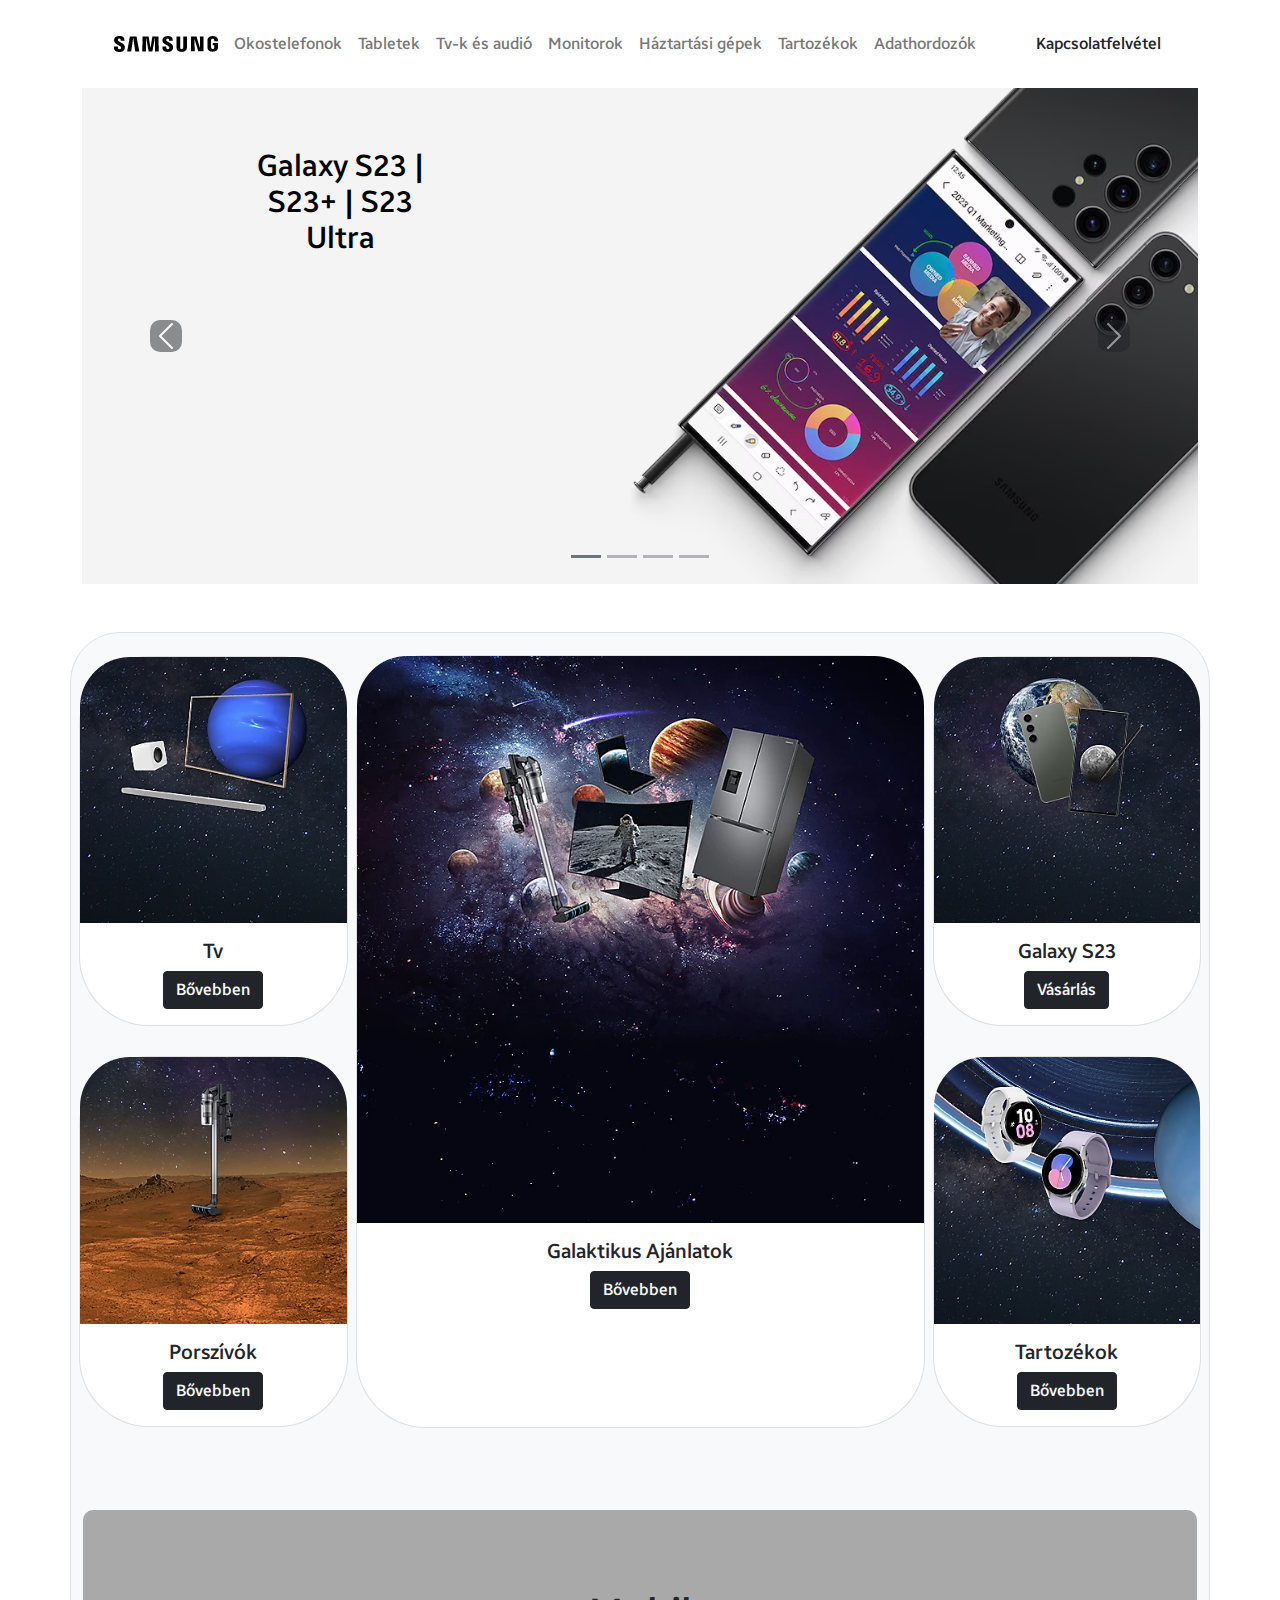
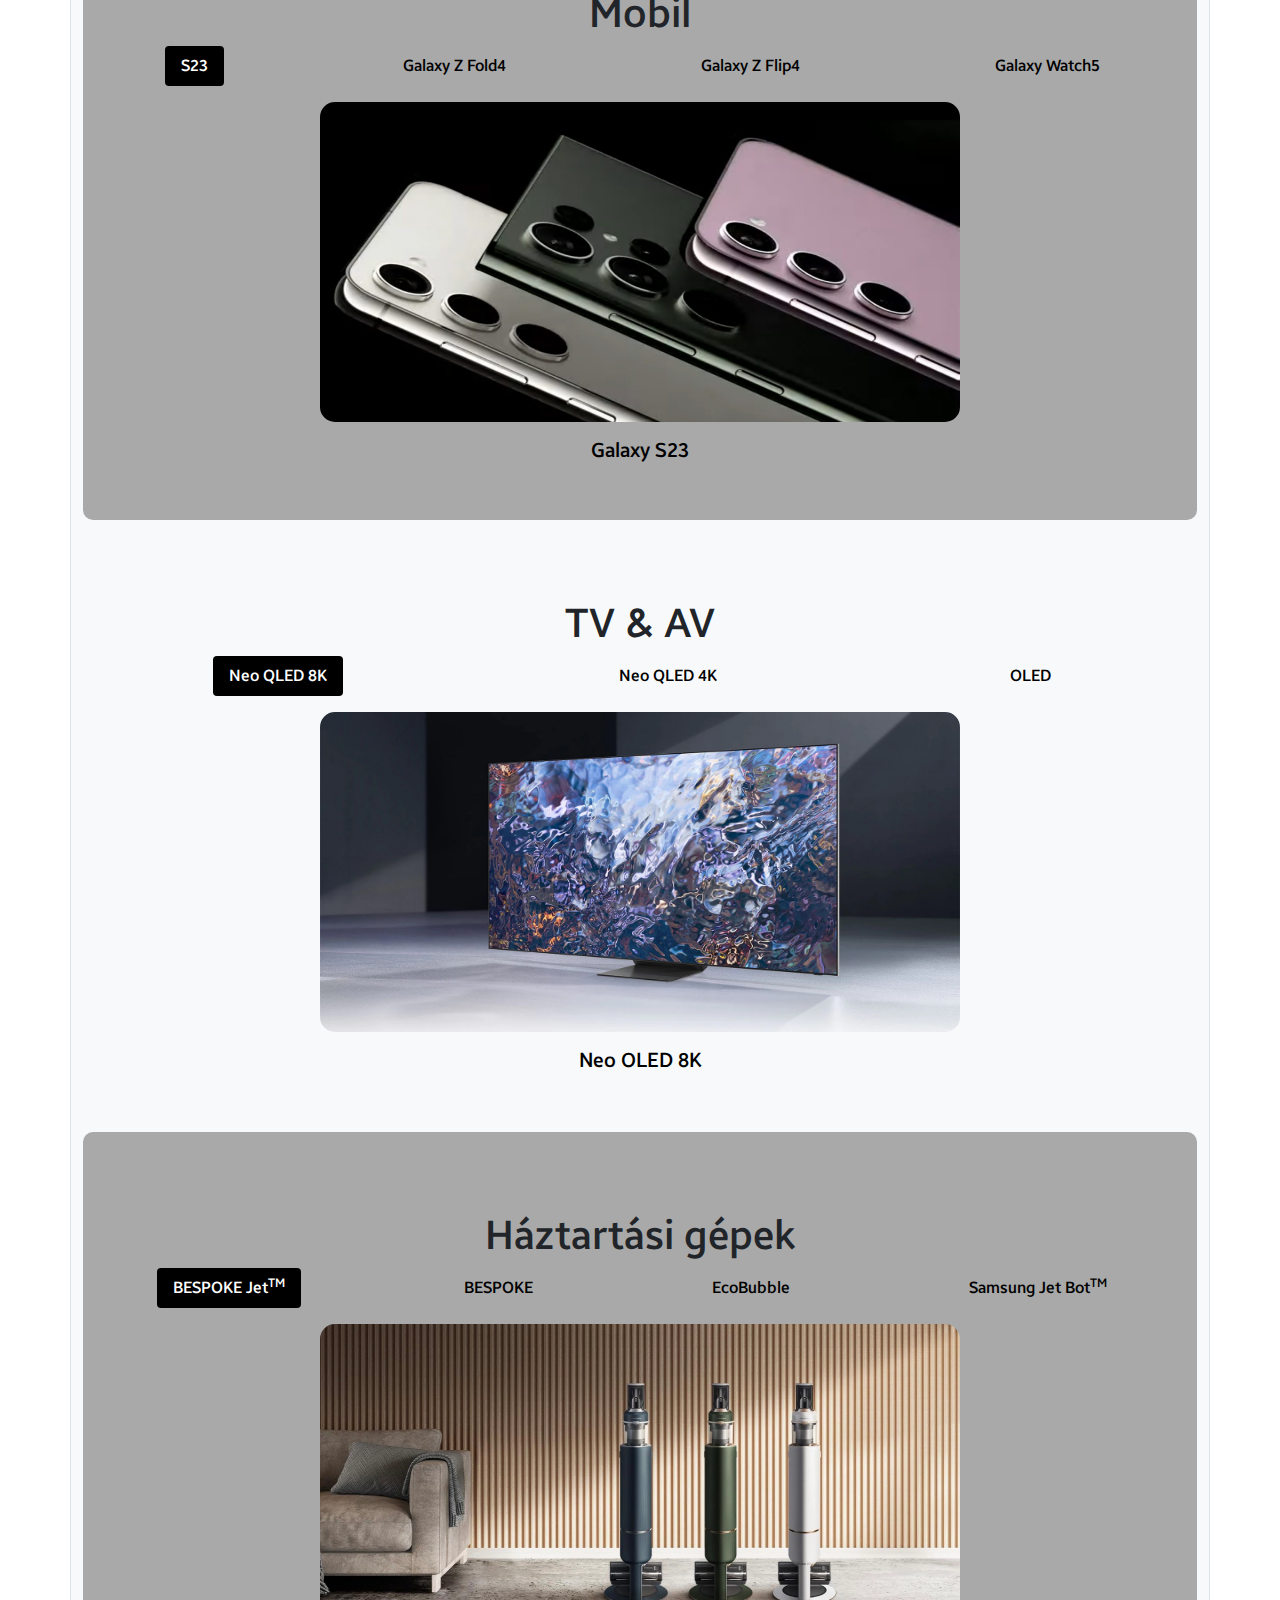
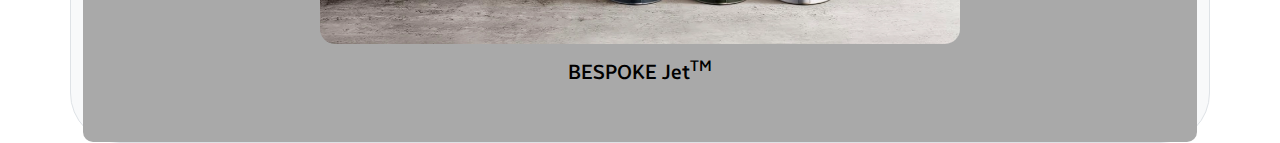
<file: index.html>
<!DOCTYPE html>
<html lang="hu">
<head>
    <meta charset="UTF-8">
    <meta http-equiv="X-UA-Compatible" content="IE=edge">
    <meta name="viewport" content="width=device-width, initial-scale=1.0">
    <title>Kezdőlap | Samsung Magyarország</title>
    <link rel="icon" href="files/Samsung_Favicon.png">
    <link rel="stylesheet" href="files/bootstrap.min.css">
    <link rel="stylesheet" href="style.css">
</head>
<body class="home">
    <nav class="container navbar navbar-expand-lg navbar-light bg-white p-4">
        <div class="container-fluid">
            <a href="index.html"><img src="files/oldal_logo.png" class="float-start pb-1"
                style="padding-top: 4px"></a>
            <button class="navbar-toggler" type="button" data-bs-toggle="collapse" data-bs-target="#navbarSupportedContent" aria-controls="navbarSupportedContent" aria-expanded="false" aria-label="Toggle navigation">
                <span class="navbar-toggler-icon"></span>
            </button>
            <div class="collapse navbar-collapse" id="navbarSupportedContent">
                <ul class="navbar-nav me-auto mb-2 mb-lg-0">
                <li class="nav-item">
                    <a class="nav-link" href="mobil.html">Okostelefonok</a>
                </li>
                <li class="nav-item">
                    <a class="nav-link" href="tabletek.html">Tabletek</a>
                </li>
                <li class="nav-item">
                    <a class="nav-link" href="tv.html">Tv-k és audió</a>
                </li>
                <li class="nav-item">
                    <a class="nav-link" href="monitorok.html">Monitorok</a>
                </li>
                <li class="nav-item">
                    <a class="nav-link" href="haztartas.html">Háztartási gépek</a>
                </li>
                <li class="nav-item">
                    <a class="nav-link" href="tartozekok.html">Tartozékok</a>
                </li>
                <li class="nav-item">
                    <a class="nav-link" href="adathordozok.html">Adathordozók</a>
                </li>
                </ul>
                <!-- Button trigger modal -->
                <button type="button" class="btn" data-bs-toggle="modal" data-bs-target="#exampleModal">
                    Kapcsolatfelvétel
                </button>
                
                <!-- Modal -->
                <div class="modal fade" id="exampleModal" tabindex="-1" aria-labelledby="exampleModalLabel" aria-hidden="true">
                    <div class="modal-dialog modal-dialog-scrollable">
                    <div class="modal-content">
                        <div class="modal-header">
                        <h5 class="modal-title" id="exampleModalLabel">Ügyfélszolgálat</h5>
                        <button type="button" class="btn-close" data-bs-dismiss="modal" aria-label="Close"></button>
                        </div>
                        <div class="modal-body">
                        <div class="form">
                            <form action="post">
                                <div class="field-holder">
                                    <input class="ms-3 me-4 mb-3" type="text" id="fname" required>
                                    <label for="fname">Vezetéknév</label>
                                </div>
                                <div class="field-holder">
                                    <input class="ms-3 me-3 mb-3" type="text" id="kname" required>
                                    <label for="kname">Keresztnév</label>
                                </div>
                                <div class="field-holder">
                                    <input class="ms-3 me-4 mb-3" type="e-mail" id="e-mail">
                                    <label for="e-mail">E-mail</label>
                                </div>
                                <div class="field-holder">
                                    <input class="ms-3 me-3 mb-3" type="phone" id="phone" required>
                                    <label for="phone">Telefon</label>
                                </div>
                                <p>Termékérdeklődés:</p>
                                <div class="row ps-1 text-center">
                                    <div class="col-6">
                                        <input type="radio" id="mobil" name="fav_language" value="mobil">
                                        <label for="mobil">Mobil</label>
                                        <br>
                                        <input type="radio" id="kijelzo" name="fav_language" value="kijelzo">
                                        <label for="kijelzo">Kijelzők</label>
                                        <br>
                                        <input type="radio" id="klima" name="fav_language" value="klima">
                                        <label for="klima">Klíma</label>
                                    </div>
                                    <div class="col-6 pb-3">
                                        <input type="radio" id="szamitastechnika" name="fav_language" value="szamitastechnika">
                                        <label for="szamitastechnika">Számítástechnika</label>
                                        <br>
                                        <input type="radio" id="haztartasigep" name="fav_language" value="haztartasigep">
                                        <label for="haztartasigep">Háztartási gépek</label>
                                        <br>
                                        <input type="radio" id="memoria" name="fav_language" value="memoria">
                                        <label for="memoria">Memória</label>
                                    </div>
                                </div>
                                <div class="field-holder">
                                    <input class="ms-3 me-4 mb-3" type="e-mail" id="ir" required>
                                    <label for="ir">Irányítószám</label>
                                </div>
                                <div class="field-holder">
                                    <input class="ms-3 me-3 mb-3" type="phone" id="va" required>
                                    <label for="va">Város</label>
                                </div>
                                <div class="ps-4">
                                    <textarea cols="46" rows="5" placeholder="Üzenet"></textarea>
                                </div>
                            </form>
                        <div class="modal-footer">
                        <button type="button" class="btn btn-primary" id="s"  onclick="myFunction()">Jóváhagyás</button>
                        </div>
                    </div>
                    </div>
                </div>
            </div>
        </div>
    </nav>
        <div class="container">
            <div id="carouselExampleIndicators" class="carousel slide" data-bs-ride="true">
                <div class="carousel-indicators">
                    <button type="button" data-bs-target="#carouselExampleIndicators" data-bs-slide-to="0" class="active bg-secondary first" aria-current="true" aria-label="Slide 1"></button>
                    <button type="button" data-bs-target="#carouselExampleIndicators" data-bs-slide-to="1" class="bg-secondary second" aria-label="Slide 2"></button>
                    <button type="button" data-bs-target="#carouselExampleIndicators" data-bs-slide-to="2" class="bg-secondary third" aria-label="Slide 3"></button>
                    <button type="button" data-bs-target="#carouselExampleIndicators" data-bs-slide-to="3" class="bg-secondary forth" aria-label="Slide 4"></button>
                </div>
                <div class="c0 carousel-inner">
                    <div class="carousel-item active c1">
                        <img src="files/photos/home_1.png" class="d-block w-100">
                        <div class="carousel-caption">
                            <h5>Galaxy S23 | S23+ | S23 Ultra</h5>
                        </div>
                    </div>
                    <div class="carousel-item c2">
                        <img src="files/photos/home_2.png" class="d-block w-100">
                        <div class="carousel-caption">
                            <h5>Galaxy Z Fold4</h5>
                        </div>
                    </div>
                    <div class="carousel-item c3 bovebben">
                        <img src="files/photos/home_3.png" class="d-block w-100">
                        <div class="carousel-caption">
                            <h5>Nagy felbontású monitorok</h5>
                            <a href="monitorok.html" class="text-white">Bővebben</a>
                            <br>  
                            <br>   
                            <br> 
                        </div>
                    </div>
                    <div class="carousel-item c4">
                        <img src="files/photos/home_4.png" class="d-block w-100">
                        <div class="carousel-caption Slide4">
                            <h5>Korszerű klímamegoldások</h5>
                            <p>A Samsung úttörő technológiát alkalmaz, hogy széleskörű és innovatív klímarendszereket kínálhasson önnek.</p>
                        </div>
                    </div>
                </div>
                <div>
                    <button class="carousel-control-prev" type="button" data-bs-target="#carouselExampleIndicators" data-bs-slide="prev">
                        <span class="carousel-control-prev-icon bg-dark" aria-hidden="true"></span>
                        <span class="visually-hidden">Previous</span>
                    </button>
                    <button class="carousel-control-next" type="button" data-bs-target="#carouselExampleIndicators" data-bs-slide="next">
                        <span class="carousel-control-next-icon bg-dark" aria-hidden="true"></span>
                        <span class="visually-hidden">Next</span>
                    </button>
                </div>
            </div>
        </div>
    <br>
    <br>
        <div class="container border bg-light text-center" style="border-radius: 50px;">
            <div class="row">
                <div class="col-lg-3 col-sm-12">
                    <div class="row p-2">
                        <div class="card col-lg-12 col-sm-6">
                            <img src="files/photos/home1_1.png" class="card-img-top">
                            <div class="card-body">
                                <h5 class="card-title text-black">Tv</h5>
                                <a href="tv.html" target="_blank" class="btn btn-dark text-light">Bővebben</a>
                            </div>
                        </div>
                        <div class="card col-lg-12 col-sm-6">
                            <img src="files/photos/home1_2.png" class="card-img-top">
                            <div class="card-body">
                                <h5 class="card-title text-black">Porszívók</h5>
                                <a href="haztartas.html" target="_blank" class="btn btn-dark text-light">Bővebben</a>
                            </div>
                        </div>
                    </div>
                </div>
                <div class="card col-lg-6 col-sm-12 ca1">
                    <img src="files/photos/home1_3.png" class="card-img-top">
                    <div class="card-body">
                        <h5 class="card-title text-black">Galaktikus Ajánlatok</h5>
                        <a href="galaktikus.html" target="_parent" class="btn btn-dark cr1 text-light">Bővebben</a>
                    </div>
                </div>
                <div class="col-lg-3 col-sm-12">
                    <div class="row p-2">
                        <div class="card col-lg-12 col-sm-6">
                            <img src="files/photos/home1_4.png" class="card-img-top">
                            <div class="card-body">
                                <h5 class="card-title text-black">Galaxy S23</h5>
                                <a href="mobil.html" target="_blank" class="btn btn-dark text-light">Vásárlás</a>
                            </div>
                        </div>
                        <div class="card col-lg-12 col-sm-6">
                            <img src="files/photos/home1_5.png" class="card-img-top">
                            <div class="card-body">
                                <h5 class="card-title text-black">Tartozékok</h5>
                                <a href="tartozekok.html" target="_blank" class="btn btn-dark text-light">Bővebben</a>
                            </div>
                        </div>
                    </div>
                </div>
            </div>
            <div class="f2">
                <h1 class="text-center">Mobil</h1>
                <ul class="nav nav-pills mb-3" id="pills-tab" role="tablist">
                    <li class="nav-item" role="presentation">
                        <button class="nav-link active" id="pills-home-tab" data-bs-toggle="pill" data-bs-target="#pills-home" type="button" role="tab" aria-controls="pills-home" aria-selected="true">S23</button>
                    </li>
                    <li class="nav-item" role="presentation">
                        <button class="nav-link" id="pills-profile-tab" data-bs-toggle="pill" data-bs-target="#pills-profile" type="button" role="tab" aria-controls="pills-profile" aria-selected="false">Galaxy Z Fold4</button>
                    </li>
                    <li class="nav-item" role="presentation">
                        <button class="nav-link" id="pills-contact-tab" data-bs-toggle="pill" data-bs-target="#pills-contact" type="button" role="tab" aria-controls="pills-contact" aria-selected="false">Galaxy Z Flip4</button>
                    </li>
                    <li class="nav-item" role="presentation">
                        <button class="nav-link" id="pills-disabled-tab" data-bs-toggle="pill" data-bs-target="#pills-disabled" type="button" role="tab" aria-controls="pills-disabled" aria-selected="false">Galaxy Watch5</button>
                    </li>
                </ul>
                <div class="tab-content t1" id="pills-tabContent">
                    <div class="tab-pane fade show active" id="pills-home" role="tabpanel" aria-labelledby="pills-home-tab" tabindex="0">
                        <a href="mobil.html"><img src="files/photos/home2_1.jpg"><h5 class="pt-3" style="color: black;">Galaxy S23</h5></a>
                    </div>
                    <div class="tab-pane fade" id="pills-profile" role="tabpanel" aria-labelledby="pills-profile-tab" tabindex="0">
                        <a href="mobil.html"><img src="files/photos/home2_2.jpg"><h5 class="pt-3" style="color: black;">Galaxy Z Fold4</h5></a>
                    </div>
                    <div class="tab-pane fade" id="pills-contact" role="tabpanel" aria-labelledby="pills-contact-tab" tabindex="0">
                        <a href="mobil.html"><img src="files/photos/home2_3.jpg"><h5 class="pt-3" style="color: black;">Galaxy Z Flip4</h5></a>
                    </div>
                    <div class="tab-pane fade" id="pills-disabled" role="tabpanel" aria-labelledby="pills-disabled-tab" tabindex="0">
                        <a href=""><img src="files/photos/home2_4.jpg"><h5 class="pt-3" style="color: black;">Galaxy Watch5</h5></a>
                    </div>
                </div>
            </div>
            <div>
                <h1 class="text-center">TV & AV</h1>
                <ul class="nav nav-pills mb-3" id="pills-tab" role="tablist">
                    <li class="nav-item" role="presentation">
                        <button class="nav-link active" id="pills-home-tab" data-bs-toggle="pill" data-bs-target="#pills-hom" type="button" role="tab" aria-controls="pills-hom" aria-selected="true">Neo QLED 8K</button>
                    </li>
                    <li class="nav-item" role="presentation">
                        <button class="nav-link" id="pills-profile-tab" data-bs-toggle="pill" data-bs-target="#pills-profil" type="button" role="tab" aria-controls="pills-profil" aria-selected="false">Neo QLED 4K</button>
                    </li>
                    <li class="nav-item" role="presentation">
                        <button class="nav-link" id="pills-contact-tab" data-bs-toggle="pill" data-bs-target="#pills-contac" type="button" role="tab" aria-controls="pills-contac" aria-selected="false">OLED</button>
                    </li>
                </ul>
                <div class="tab-content t1" id="pills-tabContent">
                    <div class="tab-pane fade show active" id="pills-hom" role="tabpanel" aria-labelledby="pills-home-tab" tabindex="0">
                        <a href="tv.html"><img src="files/photos/home3_1.jpg"><h5 class="pt-3" style="color: black;">Neo OLED 8K</h5></a>
                    </div>
                    <div class="tab-pane fade" id="pills-profil" role="tabpanel" aria-labelledby="pills-profile-tab" tabindex="0">
                        <a href="tv.html"><img src="files/photos/home3_2.jpg"><h5 class="pt-3" style="color: black;">Neo QLED 4K</h5></a>
                    </div>
                    <div class="tab-pane fade" id="pills-contac" role="tabpanel" aria-labelledby="pills-contact-tab" tabindex="0">
                        <a href="tv.html"><img src="files/photos/home3_3.avif"><h5 class="pt-3" style="color: black;">OLED</h5></a>
                    </div>
                </div>
            </div>
            <div class="f2">
                <h1 class="text-center">Háztartási gépek</h1>
                <ul class="nav nav-pills mb-3" id="pills-tab" role="tablist">
                    <li class="nav-item" role="presentation">
                        <button class="nav-link active" id="pills-home-tab" data-bs-toggle="pill" data-bs-target="#pills-ho" type="button" role="tab" aria-controls="pills-ho" aria-selected="true">BESPOKE Jet<sup>TM</sup></button>
                    </li>
                    <li class="nav-item" role="presentation">
                        <button class="nav-link" id="pills-profile-tab" data-bs-toggle="pill" data-bs-target="#pills-profi" type="button" role="tab" aria-controls="pills-profi" aria-selected="false">BESPOKE</button>
                    </li>
                    <li class="nav-item" role="presentation">
                        <button class="nav-link" id="pills-contact-tab" data-bs-toggle="pill" data-bs-target="#pills-conta" type="button" role="tab" aria-controls="pills-conta" aria-selected="false">EcoBubble</button>
                    </li>
                    <li class="nav-item" role="presentation">
                        <button class="nav-link" id="pills-disabled-tab" data-bs-toggle="pill" data-bs-target="#pills-disable" type="button" role="tab" aria-controls="pills-disable" aria-selected="false">Samsung Jet Bot<sup>TM</sup></button>
                    </li>
                </ul>
                <div class="tab-content t1" id="pills-tabContent">
                    <div class="tab-pane fade show active" id="pills-ho" role="tabpanel" aria-labelledby="pills-home-tab" tabindex="0">
                        <a href="haztartas.html"><img src="files/photos/home4_1.webp"><h5 class="pt-3" style="color: black;">BESPOKE Jet<sup>TM</sup></h5></a>
                    </div>
                    <div class="tab-pane fade" id="pills-profi" role="tabpanel" aria-labelledby="pills-profile-tab" tabindex="0">
                        <a href="haztartas.html"><img src="files/photos/home4_2.webp"><h5 class="pt-3" style="color: black;">BESPOKE</h5></a>
                    </div>
                    <div class="tab-pane fade" id="pills-conta" role="tabpanel" aria-labelledby="pills-contact-tab" tabindex="0">
                        <a href="haztartas.html"><img src="files/photos/home4_3.jpg"><h5 class="pt-3" style="color: black;">EcoBubble</h5></a>
                    </div>
                    <div class="tab-pane fade" id="pills-disable" role="tabpanel" aria-labelledby="pills-disabled-tab" tabindex="0">
                        <a href="haztartas.html"><img src="files/photos/home4_4.jpg"><h5 class="pt-3" style="color: black;">Samsung Jet Bot<sup>TM</sup></h5></a>
                    </div>
                </div>
            </div>
        </div>
<script src="script.js"></script>
<script src="files/bootstrap.bundle.min.js"></script>
</body>
</html>
</file>
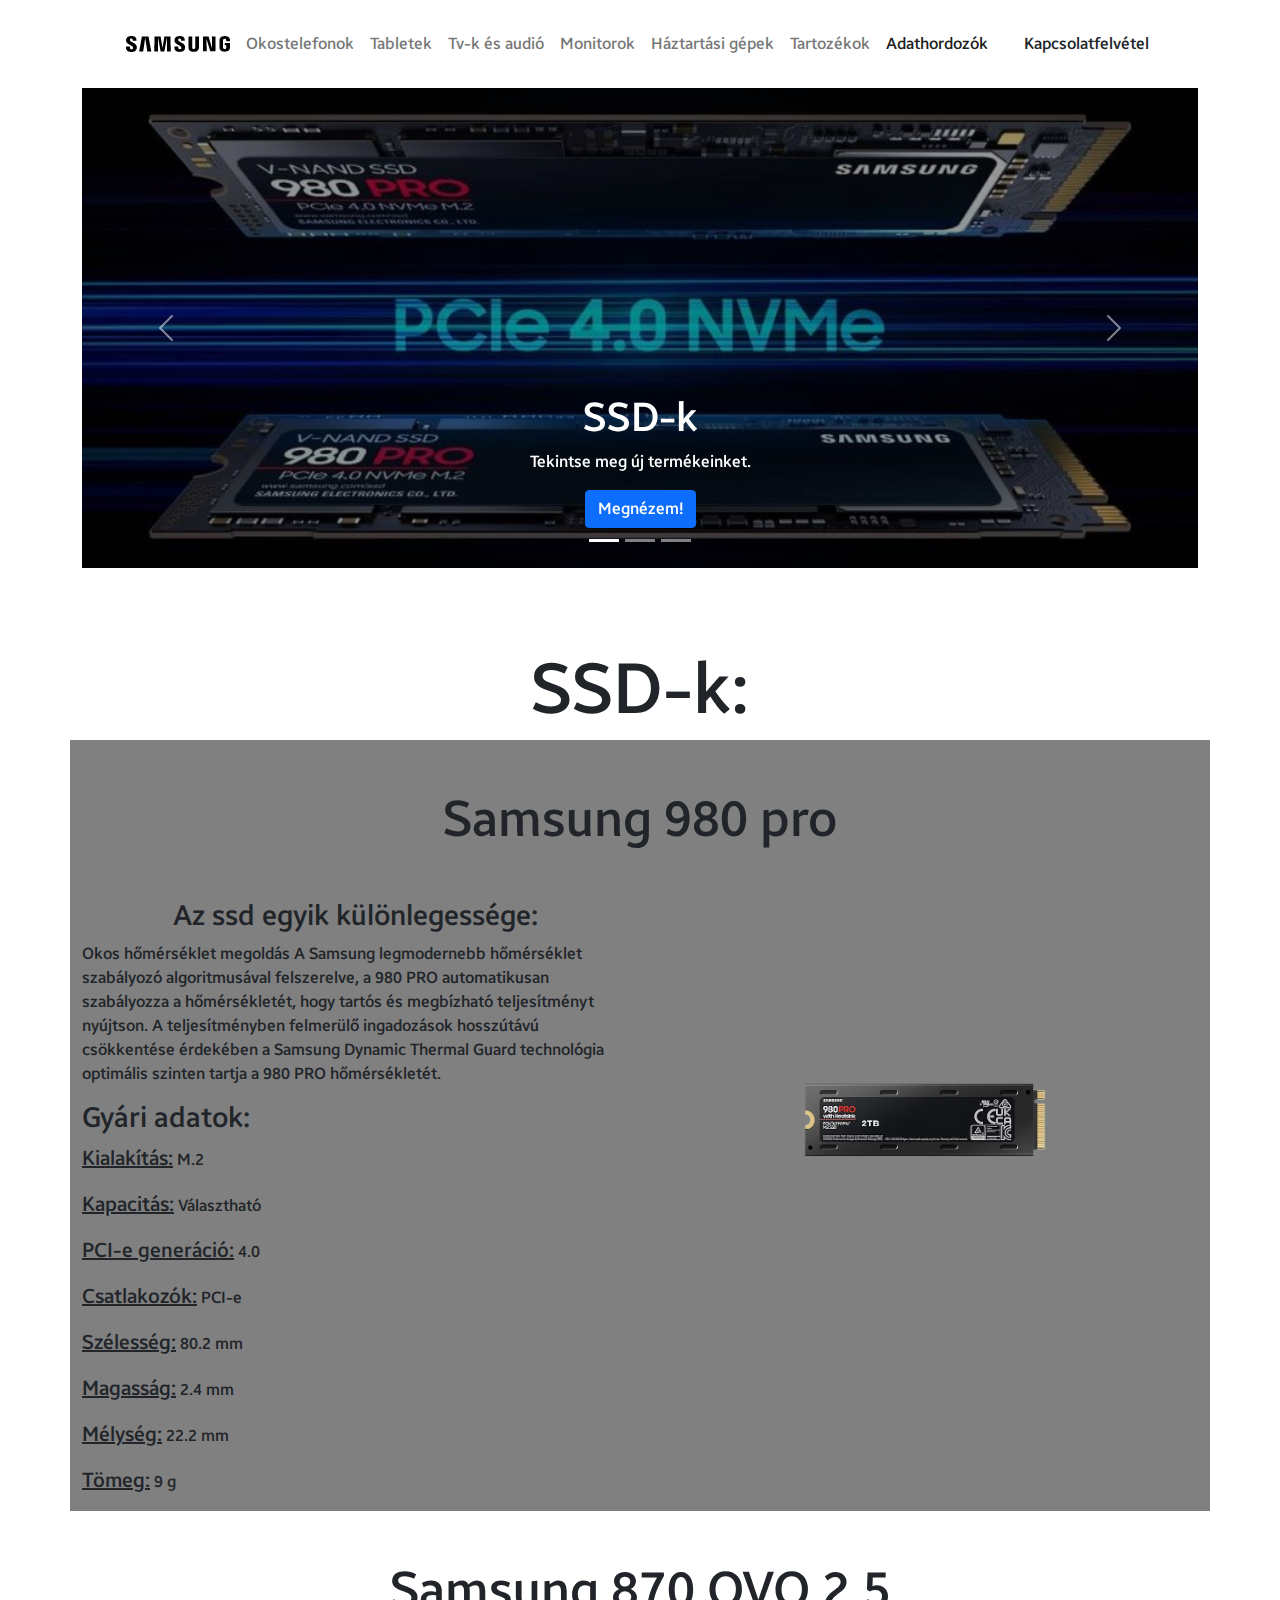
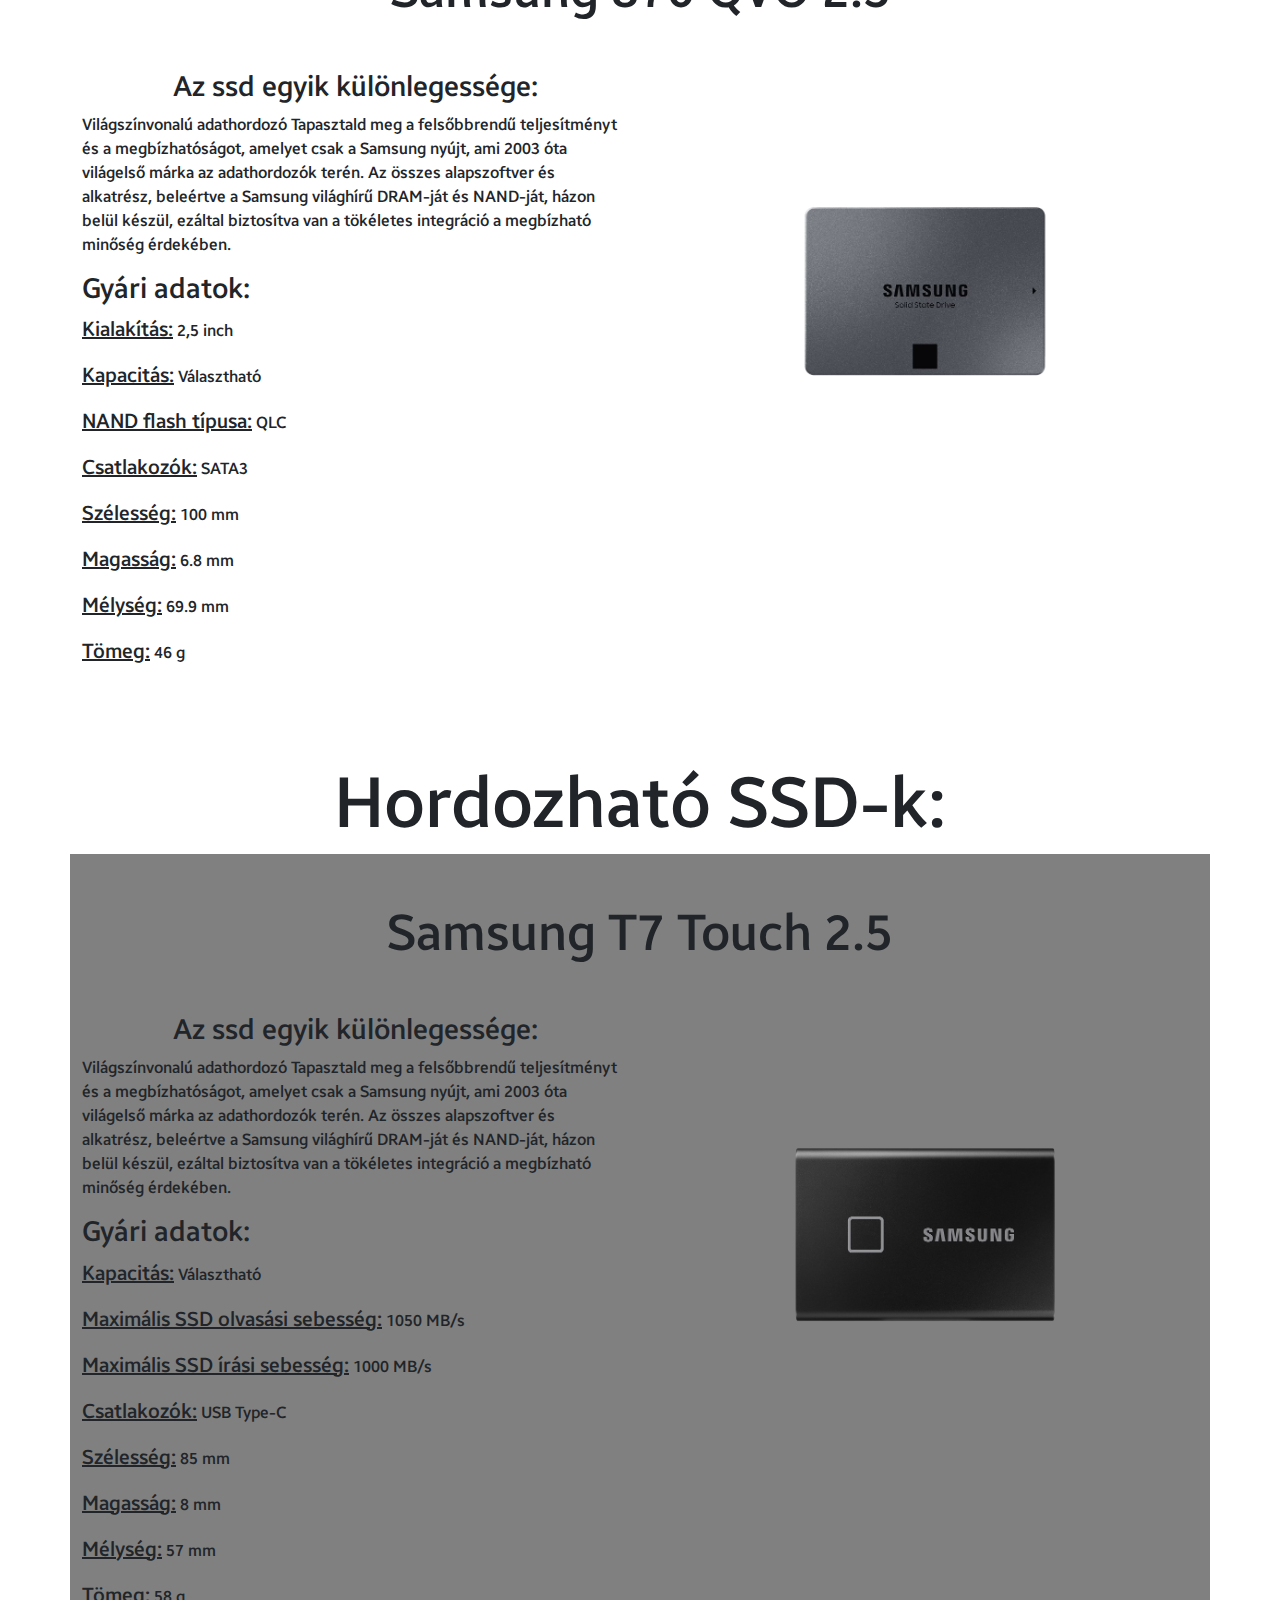
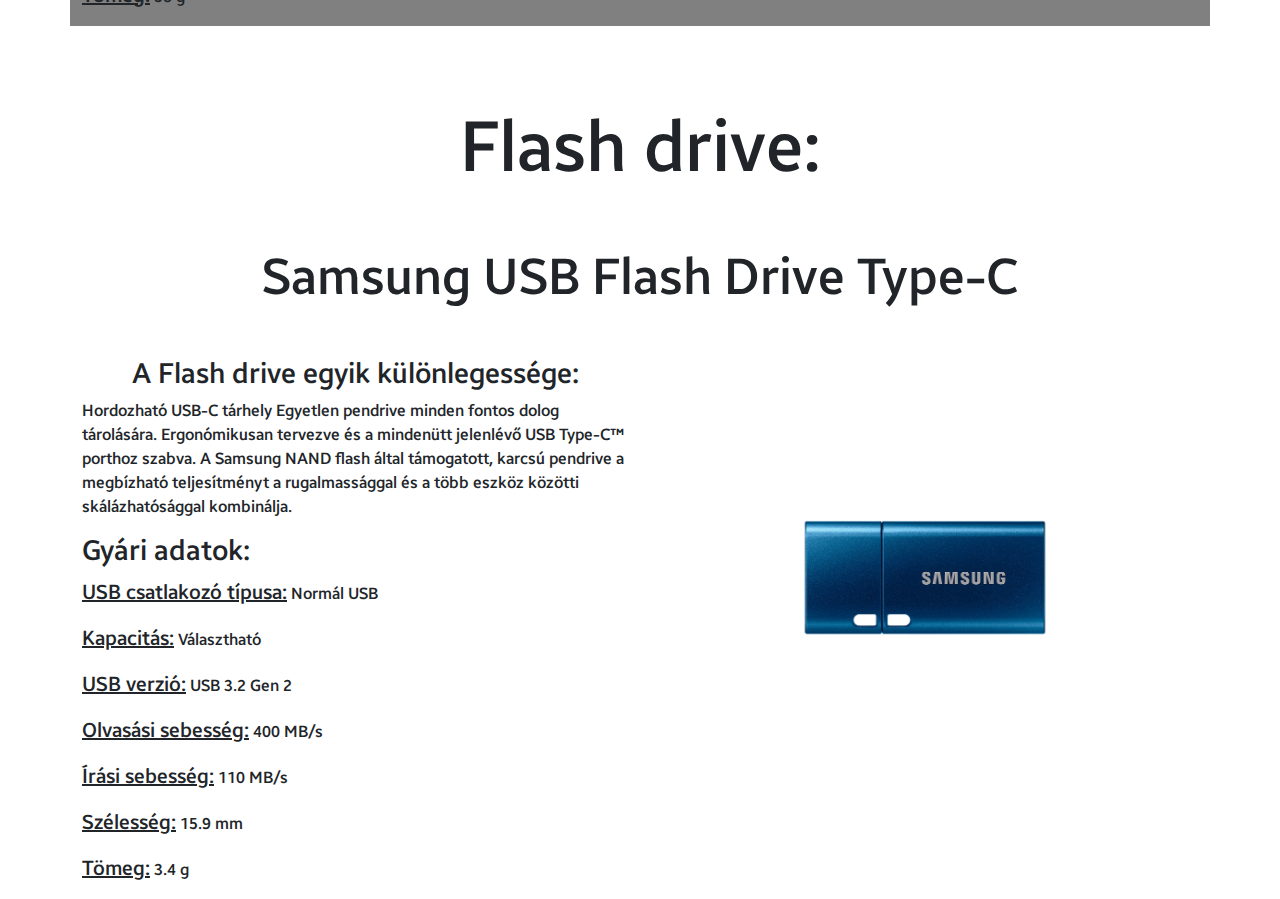
<file: adathordozok.html>
<!DOCTYPE html>
<html lang="hu">
<head>
    <meta charset="UTF-8">
    <meta http-equiv="X-UA-Compatible" content="IE=edge">
    <meta name="viewport" content="width=device-width, initial-scale=1.0">
    <title>adathordozók</title>
    <link rel="icon" href="files/Samsung_Favicon.png">
    <link rel="stylesheet" href="files/bootstrap.min.css">
    <link rel="stylesheet" href="style.css">
</head>
<body class="container">
    <!-- navbar -->
    <nav class="container navbar navbar-expand-lg navbar-light bg-white p-4">
      <div class="container-fluid">
          <a href="index.html"><img src="files/oldal_logo.png" class="float-start pb-1"
              style="padding-top: 4px"></a>
          <button class="navbar-toggler" type="button" data-bs-toggle="collapse" data-bs-target="#navbarSupportedContent" aria-controls="navbarSupportedContent" aria-expanded="false" aria-label="Toggle navigation">
              <span class="navbar-toggler-icon"></span>
          </button>
          <div class="collapse navbar-collapse" id="navbarSupportedContent">
              <ul class="navbar-nav me-auto mb-2 mb-lg-0">
              <li class="nav-item">
                  <a class="nav-link" href="mobil.html">Okostelefonok</a>
              </li>
              <li class="nav-item">
                  <a class="nav-link" href="tabletek.html">Tabletek</a>
              </li>
              <li class="nav-item">
                  <a class="nav-link" href="tv.html">Tv-k és audió</a>
              </li>
              <li class="nav-item">
                  <a class="nav-link" href="monitorok.html">Monitorok</a>
              </li>
              <li class="nav-item">
                  <a class="nav-link" href="haztartas.html">Háztartási gépek</a>
              </li>
              <li class="nav-item">
                  <a class="nav-link" href="tartozekok.html">Tartozékok</a>
              </li>
              <li class="nav-item">
                <a class="nav-link active" href="adathordozok.html">Adathordozók</a>
            </li>
              </ul>
              <!-- Button trigger modal -->
              <button type="button" class="btn" data-bs-toggle="modal" data-bs-target="#exampleModal">
                  Kapcsolatfelvétel
              </button>
              
              <!-- Modal -->
              <div class="modal fade" id="exampleModal" tabindex="-1" aria-labelledby="exampleModalLabel" aria-hidden="true">
                  <div class="modal-dialog modal-dialog-scrollable">
                  <div class="modal-content">
                      <div class="modal-header">
                      <h5 class="modal-title" id="exampleModalLabel">Ügyfélszolgálat</h5>
                      <button type="button" class="btn-close" data-bs-dismiss="modal" aria-label="Close"></button>
                      </div>
                      <div class="modal-body">
                      <div class="form">
                          <form action="post">
                              <div class="field-holder">
                                  <input class="ms-3 me-4 mb-3" type="text" id="fname" required>
                                  <label for="fname">Vezetéknév</label>
                              </div>
                              <div class="field-holder">
                                  <input class="ms-3 me-3 mb-3" type="text" id="kname" required>
                                  <label for="kname">Keresztnév</label>
                              </div>
                              <div class="field-holder">
                                  <input class="ms-3 me-4 mb-3" type="e-mail" id="e-mail">
                                  <label for="e-mail">E-mail</label>
                              </div>
                              <div class="field-holder">
                                  <input class="ms-3 me-3 mb-3" type="phone" id="phone" required>
                                  <label for="phone">Telefon</label>
                              </div>
                              <p>Termékérdeklődés:</p>
                              <div class="row ps-1 text-center">
                                  <div class="col-6">
                                      <input type="radio" id="mobil" name="fav_language" value="mobil">
                                      <label for="mobil">Mobil</label>
                                      <br>
                                      <input type="radio" id="kijelzo" name="fav_language" value="kijelzo">
                                      <label for="kijelzo">Kijelzők</label>
                                      <br>
                                      <input type="radio" id="klima" name="fav_language" value="klima">
                                      <label for="klima">Klíma</label>
                                  </div>
                                  <div class="col-6 pb-3">
                                      <input type="radio" id="szamitastechnika" name="fav_language" value="szamitastechnika">
                                      <label for="szamitastechnika">Számítástechnika</label>
                                      <br>
                                      <input type="radio" id="haztartasigep" name="fav_language" value="haztartasigep">
                                      <label for="haztartasigep">Háztartási gépek</label>
                                      <br>
                                      <input type="radio" id="memoria" name="fav_language" value="memoria">
                                      <label for="memoria">Memória</label>
                                  </div>
                              </div>
                              <div class="field-holder">
                                  <input class="ms-3 me-4 mb-3" type="e-mail" id="ir" required>
                                  <label for="ir">Irányítószá</label>
                              </div>
                              <div class="field-holder">
                                  <input class="ms-3 me-3 mb-3" type="phone" id="va" required>
                                  <label for="va">Város</label>
                              </div>
                              <div class="ps-4">
                                  <textarea cols="46" rows="5" placeholder="Üzenet"></textarea>
                              </div>
                          </form>
                      <div class="modal-footer">
                      <button type="button" class="btn btn-primary" id="s"  onclick="myFunction()">Jóváhagyás</button>
                      </div>
                  </div>
                  </div>
              </div>
          </div>
      </div>
  </nav>
    <!-- navbar -->
    <!-- okostelefonfo -->
    <div class="row">
        <div class="col">
            <div id="carouselExample" class="carousel slide">
                <div class="carousel-indicators">
                    <button type="button" data-bs-target="#carouselExampleIndicators" data-bs-slide-to="0" class="active" aria-current="true" aria-label="Slide 1"></button>
                    <button type="button" data-bs-target="#carouselExampleIndicators" data-bs-slide-to="1" aria-label="Slide 2"></button>
                    <button type="button" data-bs-target="#carouselExampleIndicators" data-bs-slide-to="2" aria-label="Slide 3"></button>
                  </div>
                <div class="carousel-inner">
                  <div class="carousel-item active c-item">
                    <img src="files/photos/adathordozokc2.jpg" class="d-block w-100 c-img" alt="Első carousel kép">
                    <div style="color: white;" class="carousel-caption d-none d-md-block">
                      <h1 class="text-shadow">SSD-k</h1>
                      <p class="text-shadow">Tekintse meg új termékeinket.</p>
                      <a class="test" href="#gaming">
                        <button class="btn btn-primary">Megnézem!</button>
                      </a>
                    </div>
                  </div>
                  <div class="carousel-item c-item">
                    <img src="files/photos/adathordozokc1.jpg" class="d-block w-100 c-img" alt="Második carousel kép">
                    <div style="color: white;" class="carousel-caption d-none d-md-block">
                      <h1 class="text-shadow">Hordozható SSD-k</h1>
                      <p class="text-shadow">Tekintse meg új termékeinket.</p>
                      <a href="#uzleti">
                        <button class="btn btn-primary">Megnézem!</button>
                      </a>
                    </div>
                  </div>
                  <div class="carousel-item c-item">
                    <img src="files/photos/adathordozokc3.jpg" class="d-block w-100 c-img" alt="Harmadik carousel kép">
                    <div style="color: white;" class="carousel-caption d-none d-md-block">
                      <h1 class="text-shadow">Flash drive</h1>
                      <p class="text-shadow">Tekintse meg új termékeinket.</p>
                      <a href="#smart">
                        <button class="btn btn-primary">Megnézem!</button>
                      </a>
                    </div>
                  </div>
                </div>
                <button class="carousel-control-prev" type="button" data-bs-target="#carouselExample" data-bs-slide="prev">
                  <span class="carousel-control-prev-icon" aria-hidden="true"></span>
                  <span class="visually-hidden">Previous</span>
                </button>
                <button class="carousel-control-next" type="button" data-bs-target="#carouselExample" data-bs-slide="next">
                  <span class="carousel-control-next-icon" aria-hidden="true"></span>
                  <span class="visually-hidden">Next</span>
                </button>
              </div>
        </div>
    </div>
</div>
</nav>

    <div>
      <h1 id="gaming" class="kozepre szeria">SSD-k:</h1>
    </div>
    <!-- Samsung 980 pro -->
    <div class="row hatter">
      <h2 id="smodell" class="focim">Samsung 980 pro</h2>
      <div class="col-xl-6 col-lg-6 col-md-6 col-xs-12">
        <h3 class="ujcim">Az ssd egyik különlegessége:</h3>
        <p>
            Okos hőmérséklet megoldás

            A Samsung legmodernebb hőmérséklet szabályozó algoritmusával felszerelve, a 980 PRO automatikusan szabályozza a hőmérsékletét, hogy tartós és megbízható teljesítményt nyújtson. A teljesítményben felmerülő ingadozások hosszútávú csökkentése érdekében a Samsung Dynamic Thermal Guard technológia optimális szinten tartja a 980 PRO hőmérsékletét.            
        </p>
        <h3 class="gyaricim">Gyári adatok:</h3>
        <p>
          <span class="adatok">Kialakítás:</span>	M.2
        </p>
        <p>
          <span class="adatok">Kapacitás:</span> Választható
        </p>
        <p>
          <span class="adatok">PCI-e generáció:</span>	4.0
        </p>
        <p>
          <span class="adatok">Csatlakozók:</span>	PCI-e
        </p>
        <p>
          <span class="adatok">Szélesség:</span> 80.2 mm
        </p>
        <p>
          <span class="adatok">Magasság:</span> 2.4 mm
        </p>
        <p>
          <span class="adatok">Mélység:</span>	22.2 mm
        </p>
        <p>
          <span class="adatok">Tömeg:</span>	9 g
        </p>
      </div>
      <div class="col-xl-6 col-lg-6 col-md-6 col-xs-12">
        <a target="_blank" href="https://www.samsung.com/hu/memory-storage/nvme-ssd/980-pro-with-heatsink-2tb-nvme-pcie-gen-4-mz-v8p2t0cw/">
          <img class="okostelefonokkiskep" src="files/photos/980pro.jpg" alt="Samsung 980 pro kép" title="Samsung 980 pro">
        </a>
      </div>
    </div>
    <!-- Samsung 980 pro -->
    <!-- Samsung 870 QVO 2.5 -->
    <div class="row">
        <h2 id="smodell" class="focim">Samsung 870 QVO 2.5</h2>
        <div class="col-xl-6 col-lg-6 col-md-6 col-xs-12">
          <h3 class="ujcim">Az ssd egyik különlegessége:</h3>
          <p>
            Világszínvonalú adathordozó Tapasztald meg a felsőbbrendű teljesítményt és a megbízhatóságot, amelyet csak a Samsung nyújt, ami 2003 óta világelső márka az adathordozók terén. Az összes alapszoftver és alkatrész, beleértve a Samsung világhírű DRAM-ját és NAND-ját, házon belül készül, ezáltal biztosítva van a tökéletes integráció a megbízható minőség érdekében.
          </p>
          <h3 class="gyaricim">Gyári adatok:</h3>
          <p>
            <span class="adatok">Kialakítás:</span>		2,5 inch
          </p>
          <p>
            <span class="adatok">Kapacitás:</span> Választható
          </p>
          <p>
            <span class="adatok">NAND flash típusa:</span>	QLC
          </p>
          <p>
            <span class="adatok">Csatlakozók:</span>	SATA3
          </p>
          <p>
            <span class="adatok">Szélesség:</span>	100 mm
          </p>
          <p>
            <span class="adatok">Magasság:</span>	6.8 mm
          </p>
          <p>
            <span class="adatok">Mélység:</span>	69.9 mm
          </p>
          <p>
            <span class="adatok">Tömeg:</span> 46 g
          </p>
        </div>
        <div class="col-xl-6 col-lg-6 col-md-6 col-xs-12">
          <a target="_blank" href="https://www.samsung.com/hu/memory-storage/sata-ssd/ssd-870-qvo-sata-3-2-5-inch-8tb-mz-77q8t0bw/">
            <img class="okostelefonokkiskep" src="files/photos/870QVO2_5.jpg" alt="Samsung 870 QVO 2.5 kép" title="Samsung 870 QVO 2.5">
          </a>
        </div>
      </div>
    <!-- Samsung 870 QVO 2.5 -->
    <div>
      <h1 id="uzleti" class="kozepre szeria">Hordozható SSD-k:</h1>
    </div>
    <!-- Samsung T7 Touch 2.5 -->
    <div class=" hatter row">
        <h2 id="smodell" class="focim">Samsung T7 Touch 2.5</h2>
        <div class="col-xl-6 col-lg-6 col-md-6 col-xs-12">
          <h3 class="ujcim">Az ssd egyik különlegessége:</h3>
          <p>
            Világszínvonalú adathordozó Tapasztald meg a felsőbbrendű teljesítményt és a megbízhatóságot, amelyet csak a Samsung nyújt, ami 2003 óta világelső márka az adathordozók terén. Az összes alapszoftver és alkatrész, beleértve a Samsung világhírű DRAM-ját és NAND-ját, házon belül készül, ezáltal biztosítva van a tökéletes integráció a megbízható minőség érdekében.
          </p>
          <h3 class="gyaricim">Gyári adatok:</h3>
          <p>
            <span class="adatok">Kapacitás:</span> Választható
          </p>
          <p>
            <span class="adatok">Maximális SSD olvasási sebesség:</span>	1050 MB/s
          </p>
          <p>
            <span class="adatok">Maximális SSD írási sebesség:</span>	1000 MB/s
          </p>
          <p>
            <span class="adatok">Csatlakozók:</span> USB Type-C
          </p>
          <p>
            <span class="adatok">Szélesség:</span>	85 mm
          </p>
          <p>
            <span class="adatok">Magasság:</span>	8 mm
          </p>
          <p>
            <span class="adatok">Mélység:</span>	57 mm
          </p>
          <p>
            <span class="adatok">Tömeg:</span> 58 g
          </p>
        </div>
        <div class="col-xl-6 col-lg-6 col-md-6 col-xs-12">
          <a target="_blank" href="https://www.samsung.com/hu/memory-storage/portable-ssd/portable-ssd-t7-touch-2tb-black-mu-pc2t0k-ww/">
            <img class="okostelefonokkiskep" src="files/photos/t7.jpg" alt="Samsung T7 Touch 2.5 kép" title="Samsung T7 Touch 2.5">
          </a>
        </div>
      </div>
    <!-- Samsung T7 Touch 2.5 -->
    <div>
      <h1 id="smart" class="kozepre szeria">Flash drive:</h1>
    </div>
    <!-- Samsung USB Flash Drive Type-C  -->
    <div class="row">
      <h2 id="smodell" class="focim">Samsung USB Flash Drive Type-C</h2>
      <div class="col-xl-6 col-lg-6 col-md-6 col-xs-12">
        <h3 class="ujcim">A Flash drive egyik különlegessége:</h3>
        <p>
            Hordozható USB-C tárhely
            Egyetlen pendrive minden fontos dolog tárolására. Ergonómikusan tervezve és a mindenütt jelenlévő USB Type-C™ porthoz szabva. A Samsung NAND flash által támogatott, karcsú pendrive a megbízható teljesítményt a rugalmassággal és a több eszköz közötti skálázhatósággal kombinálja.
        </p>
        <h3 class="gyaricim">Gyári adatok:</h3>
        <p>
          <span class="adatok">USB csatlakozó típusa:</span> Normál USB
        </p>
        <p>
          <span class="adatok">Kapacitás:</span> Választható
        </p>
        <p>
          <span class="adatok">USB verzió:</span> USB 3.2 Gen 2
        </p>
        <p>
          <span class="adatok">Olvasási sebesség:</span> 400 MB/s
        </p>
        <p>
          <span class="adatok">Írási sebesség:</span> 110 MB/s
        </p>
        <p>
          <span class="adatok">Szélesség:</span> 15.9 mm
        </p>
        <p>
          <span class="adatok">Tömeg:</span> 3.4 g
        </p>
      </div>
      <div class="col-xl-6 col-lg-6 col-md-6 col-xs-12">
        <a target="_blank" href="https://www.samsung.com/hu/memory-storage/usb-flash-drive/usb-flash-drive-type-c-256gb-muf-256da-apc/">
          <img class="okostelefonokkiskep" src="files/photos/USB_Flash_Drive_Type-C.jpg" alt="Samsung USB Flash Drive Type-C kép" title="Samsung USB Flash Drive Type-C">
        </a>
      </div>
    </div>
    <!-- Samsung USB Flash Drive Type-C -->
    <script src="script.js"></script>
    <script src="files/bootstrap.bundle.min.js"></script>
</body>
</html>
</file>
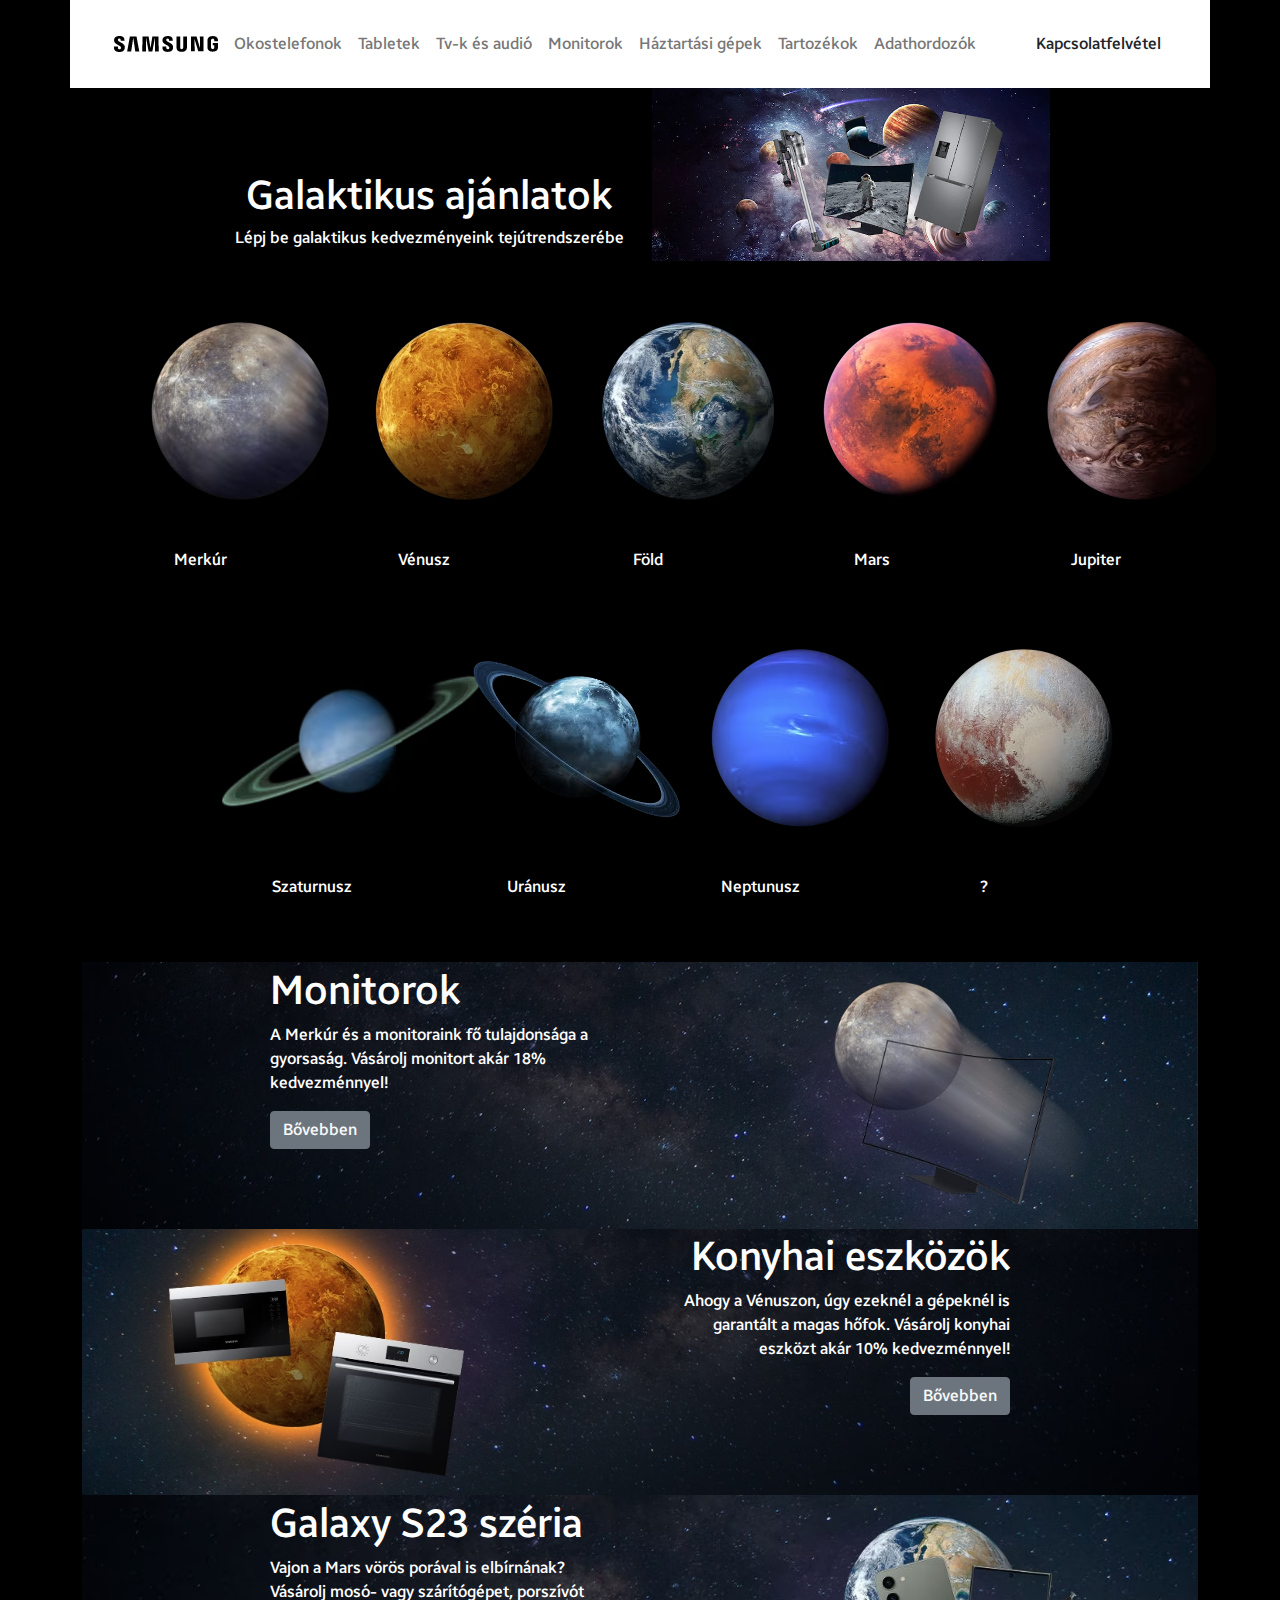
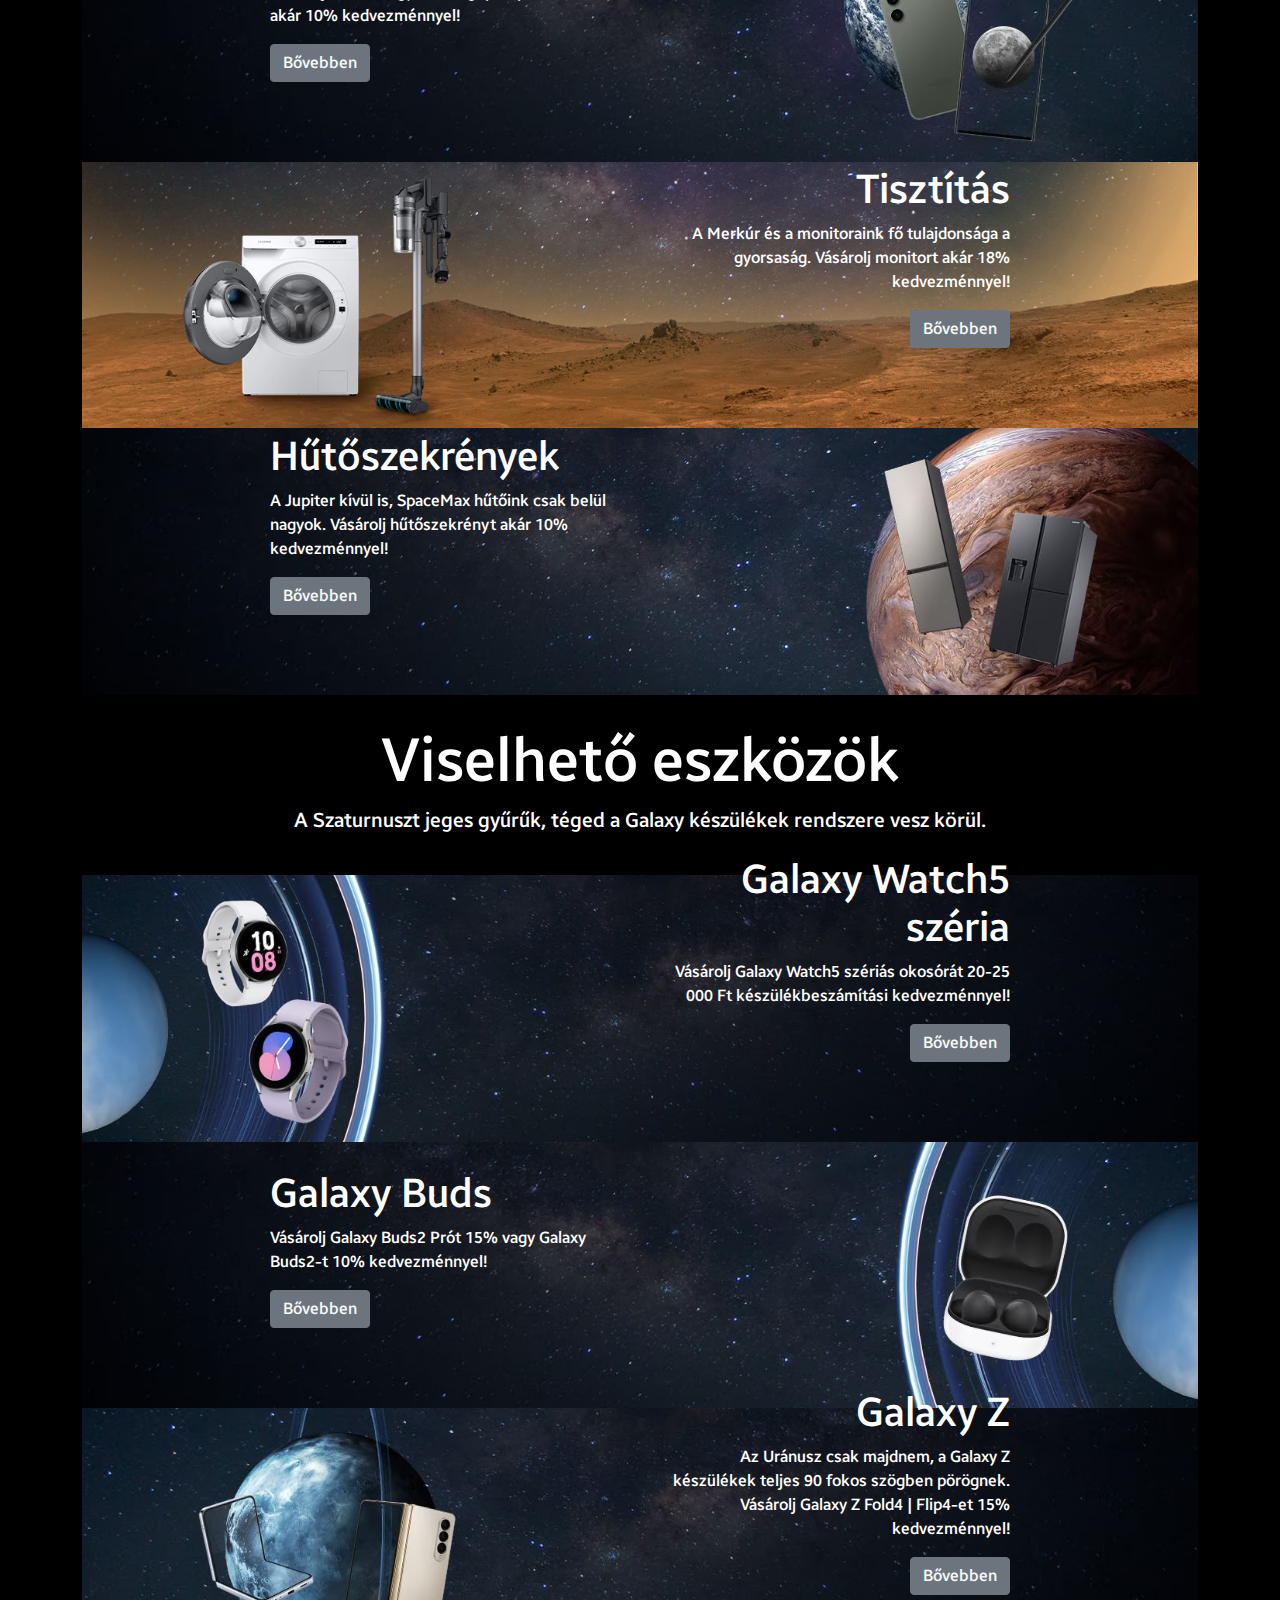
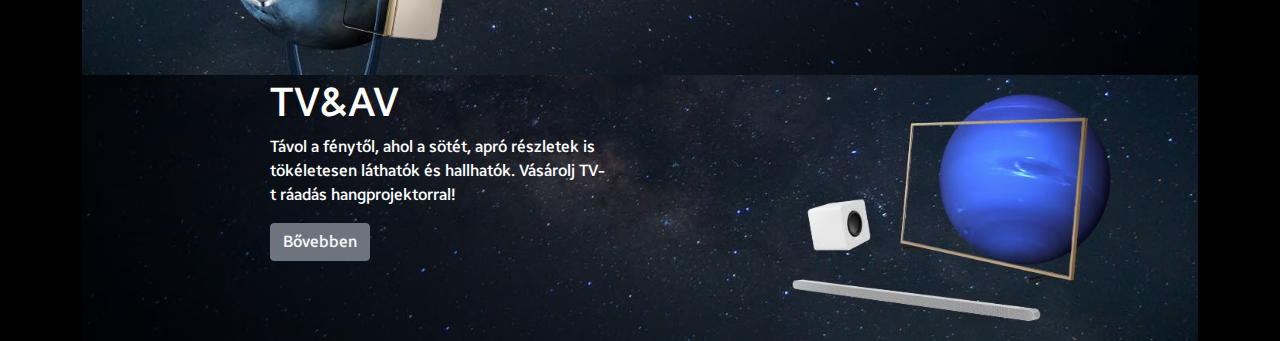
<file: galaktikus.html>
<!DOCTYPE html>
<html lang="hu">

<head>
    <meta charset="UTF-8">
    <meta http-equiv="X-UA-Compatible" content="IE=edge">
    <meta name="viewport" content="width=device-width, initial-scale=1.0">
    <title>Galaktikus ajánlatok</title>
    <link rel="icon" href="files/Samsung_Favicon.png">
    <link rel="stylesheet" href="files/bootstrap.min.css">
    <link rel="stylesheet" href="style.css">
</head>

<body class="gl1">
    <nav class="container navbar navbar-expand-lg navbar-light bg-white p-4">
        <div class="container-fluid">
            <a href="index.html"><img src="files/oldal_logo.png" class="float-start pb-1"
                style="padding-top: 4px"></a>
            <button class="navbar-toggler" type="button" data-bs-toggle="collapse" data-bs-target="#navbarSupportedContent" aria-controls="navbarSupportedContent" aria-expanded="false" aria-label="Toggle navigation">
                <span class="navbar-toggler-icon"></span>
            </button>
            <div class="collapse navbar-collapse" id="navbarSupportedContent">
                <ul class="navbar-nav me-auto mb-2 mb-lg-0">
                <li class="nav-item">
                    <a class="nav-link" href="mobil.html">Okostelefonok</a>
                </li>
                <li class="nav-item">
                    <a class="nav-link" href="tabletek.html">Tabletek</a>
                </li>
                <li class="nav-item">
                    <a class="nav-link" href="tv.html">Tv-k és audió</a>
                </li>
                <li class="nav-item">
                    <a class="nav-link" href="monitorok.html">Monitorok</a>
                </li>
                <li class="nav-item">
                    <a class="nav-link" href="haztartas.html">Háztartási gépek</a>
                </li>
                <li class="nav-item">
                    <a class="nav-link" href="tartozekok.html">Tartozékok</a>
                </li>
                <li class="nav-item">
                    <a class="nav-link" href="adathordozok.html">Adathordozók</a>
                </li>
                </ul>
                <!-- Button trigger modal -->
                <button type="button" class="btn" data-bs-toggle="modal" data-bs-target="#exampleModal">
                    Kapcsolatfelvétel
                </button>
                
                <!-- Modal -->
                <div class="modal fade" id="exampleModal" tabindex="-1" aria-labelledby="exampleModalLabel" aria-hidden="true">
                    <div class="modal-dialog modal-dialog-scrollable">
                    <div class="modal-content">
                        <div class="modal-header">
                        <h5 class="modal-title" id="exampleModalLabel">Ügyfélszolgálat</h5>
                        <button type="button" class="btn-close" data-bs-dismiss="modal" aria-label="Close"></button>
                        </div>
                        <div class="modal-body">
                        <div class="form">
                            <form action="post">
                                <div class="field-holder">
                                    <input class="ms-3 me-4 mb-3" type="text" id="fname" required>
                                    <label for="fname">Vezetéknév</label>
                                </div>
                                <div class="field-holder">
                                    <input class="ms-3 me-3 mb-3" type="text" id="kname" required>
                                    <label for="kname">Keresztnév</label>
                                </div>
                                <div class="field-holder">
                                    <input class="ms-3 me-4 mb-3" type="e-mail" id="e-mail">
                                    <label for="e-mail">E-mail</label>
                                </div>
                                <div class="field-holder">
                                    <input class="ms-3 me-3 mb-3" type="phone" id="phone" required>
                                    <label for="phone">Telefon</label>
                                </div>
                                <p>Termékérdeklődés:</p>
                                <div class="row ps-1 text-center">
                                    <div class="col-6">
                                        <input type="radio" id="mobil" name="fav_language" value="mobil">
                                        <label for="mobil">Mobil</label>
                                        <br>
                                        <input type="radio" id="kijelzo" name="fav_language" value="kijelzo">
                                        <label for="kijelzo">Kijelzők</label>
                                        <br>
                                        <input type="radio" id="klima" name="fav_language" value="klima">
                                        <label for="klima">Klíma</label>
                                    </div>
                                    <div class="col-6 pb-3">
                                        <input type="radio" id="szamitastechnika" name="fav_language" value="szamitastechnika">
                                        <label for="szamitastechnika">Számítástechnika</label>
                                        <br>
                                        <input type="radio" id="haztartasigep" name="fav_language" value="haztartasigep">
                                        <label for="haztartasigep">Háztartási gépek</label>
                                        <br>
                                        <input type="radio" id="memoria" name="fav_language" value="memoria">
                                        <label for="memoria">Memória</label>
                                    </div>
                                </div>
                                <div class="field-holder">
                                    <input class="ms-3 me-4 mb-3" type="e-mail" id="ir" required>
                                    <label for="ir">Irányítószám</label>
                                </div>
                                <div class="field-holder">
                                    <input class="ms-3 me-3 mb-3" type="phone" id="va" required>
                                    <label for="va">Város</label>
                                </div>
                                <div class="ps-4">
                                    <textarea cols="46" rows="5" placeholder="Üzenet"></textarea>
                                </div>
                            </form>
                        <div class="modal-footer">
                        <button type="button" class="btn btn-primary" id="s"  onclick="myFunction()">Jóváhagyás</button>
                        </div>
                    </div>
                    </div>
                </div>
            </div>
        </div>
    </nav>
    <div class="text-white text-center" style="padding: 0px 18vw 5vh 18vw">
        <div class="row">
            <div class="col-12 col-lg-6 pt-1">
                <h1>Galaktikus ajánlatok</h1>
                <h6>Lépj be galaktikus kedvezményeink tejútrendszerébe</h6>
            </div>
            <div class="col-12 col-lg-6 order-1 order-lg-2">
                <img src="files/photos/galaktikus0_1.png" class="w-100">
            </div>
        </div>
    </div>
    <div class="gl2 text-white" style="overflow: hidden;">
        <div class="row text-center d-flex justify-content-center mx-auto" style="width: 90%; overflow-y: auto; overflow-x: hidden; height: 40rem;">
            <div class="col-0 col-lg-2 m-3">
                <img src="files/photos/galaktikus_1.avif">
                <a href="#merkur">
                    <p class="pt-5 ps-3">Merkúr</p>
                </a>
            </div>
            <div class="col-0 col-lg-2 m-3">
                <img src="files/photos/galaktikus_2.avif">
                <a href="#venusz">
                    <p class="pt-5 ps-3">Vénusz</p>
                </a>
            </div>
            <div class="col-0 col-lg-2 m-3">
                <img src="files/photos/galaktikus_3.avif">
                <a href="#fold">
                    <p class="pt-5 ps-3">Föld</p>
                </a>
            </div>
            <div class="col-0 col-lg-2 m-3">
                <img src="files/photos/galaktikus_4.avif">
                <a href="#mars">
                    <p class="pt-5 ps-3">Mars</p>
                </a>
            </div>
            <div class="col-lg-2 m-3">
                <img src="files/photos/galaktikus_5.avif">
                <a href="#jupiter">
                    <p class="pt-5 ps-3">Jupiter</p>
                </a>
            </div>
            <div class="col-0"></div>
            <div class="col-lg-2 m-3">
                <img src="files/photos/galaktikus_6.avif">
                <a href="#szaturnusz">
                    <p class="pt-5 ps-3">Szaturnusz</p>
                </a>
            </div>
            <div class="col-lg-2 m-3">
                <img src="files/photos/galaktikus_7.avif">
                <a href="#uranusz">
                    <p class="pt-5 ps-3">Uránusz</p>
                </a>
            </div>
            <div class="col-lg-2 m-3">
                <img src="files/photos/galaktikus_8.avif">
                <a href="#neptunusz">
                    <p class="pt-5 ps-3">Neptunusz</p>
                </a>
            </div>
            <div class="col-lg-2 m-3">
                <img src="files/photos/galaktikus_9.avif">
                <a href="#?">
                    <p class="pt-5 ps-3">?</p>
                </a>
            </div>
        </div>
    </div>
    <div class="f1">
        <div class="container pt-3 gl4" style="text-align:left">
            <div>
                <img src="files/photos/galaktikus1_1.avif" style="width:100%;">
                <div class="left" id="merkur">
                    <h1>Monitorok</h1>
                    <p>A Merkúr és a monitoraink fő tulajdonsága a gyorsaság. Vásárolj monitort akár 18% kedvezménnyel!
                    </p>
                    <a href="monitorok.html" target="_blank" class="btn btn-secondary text-light">Bővebben</a>
                </div>
            </div>
        </div>
        <div class="container gl5" style="text-align:right">
            <div>
                <img src="files/photos/galaktikus1_2.avif" style="width:100%;">
                <div class="right" id="venusz">
                    <h1>Konyhai eszközök</h1>
                    <p>Ahogy a Vénuszon, úgy ezeknél a gépeknél is garantált a magas hőfok. Vásárolj konyhai eszközt
                        akár 10% kedvezménnyel!</p>
                    <a href="haztartas.html" target="_blank" class="btn btn-secondary text-light">Bővebben</a>
                </div>
            </div>
        </div>
        <div class="container gl4" style="text-align:left">
            <div>
                <img src="files/photos/galaktikus1_3.avif" style="width:100%;">
                <div class="left" id="fold">
                    <h1>Galaxy S23 széria</h1>
                    <p>Vajon a Mars vörös porával is elbírnának? Vásárolj mosó- vagy szárítógépet, porszívót akár 10%
                        kedvezménnyel!</p>
                    <a href="samsungs23.html" target="_blank" class="btn btn-secondary text-light">Bővebben</a>
                </div>
            </div>
        </div>
        <div class="container gl5" style="text-align:right">
            <div>
                <img src="files/photos/galaktikus1_4.avif" style="width:100%;">
                <div class="right" id="mars">
                    <h1>Tisztítás</h1>
                    <p>A Merkúr és a monitoraink fő tulajdonsága a gyorsaság. Vásárolj monitort akár 18% kedvezménnyel!
                    </p>
                    <a href="haztartas.html" target="_blank" class="btn btn-secondary text-light">Bővebben</a>
                </div>
            </div>
        </div>
        <div class="container gl4" style="text-align:left">
            <div>
                <img src="files/photos/galaktikus1_5.avif" style="width:100%;">
                <div class="left" id="szaturnusz">
                    <h1>Hűtőszekrények</h1>
                    <p>A Jupiter kívül is, SpaceMax hűtőink csak belül nagyok. Vásárolj hűtőszekrényt akár 10%
                        kedvezménnyel!</p>
                    <a href="haztartas.html" target="_blank" class="btn btn-secondary text-light">Bővebben</a>
                </div>
            </div>
        </div>
        <div class="text-white text-center gl3">
            <h1>Viselhető eszközök</h1>
            <p>A Szaturnuszt jeges gyűrűk, téged a Galaxy készülékek rendszere vesz körül.</p>
        </div>
        <div class="container gl5" style="text-align:right">
            <div>
                <img src="files/photos/galaktikus1_6.avif" style="width:100%;">
                <div class="right" id="szaturnusz">
                    <h1>Galaxy Watch5 széria</h1>
                    <p>Vásárolj Galaxy Watch5 szériás okosórát 20-25 000 Ft készülékbeszámítási kedvezménnyel!</p>
                    <a href="tartozekok.html" target="_blank" class="btn btn-secondary text-light">Bővebben</a>
                </div>
            </div>
        </div>
        <div class="container gl4" style="text-align:left">
            <div>
                <img src="files/photos/galaktikus1_7.avif" style="width:100%;">
                <div class="left" id="szaturnusz">
                    <h1 id="fs">Galaxy Buds</h1>
                    <p>Vásárolj Galaxy Buds2 Prót 15% vagy Galaxy Buds2-t 10% kedvezménnyel!</p>
                    <a href="tartozekok.html" target="_blank" class="btn btn-secondary text-light">Bővebben</a>
                </div>
            </div>
        </div>
        <div class="container gl5" style="text-align:right">
            <div>
                <img src="files/photos/galaktikus1_8.avif" style="width:100%;">
                <div class="right" id="szaturnusz">
                    <h1>Galaxy Z</h1>
                    <p>Az Uránusz csak majdnem, a Galaxy Z készülékek teljes 90 fokos szögben pörögnek. Vásárolj Galaxy
                        Z Fold4 | Flip4-et 15% kedvezménnyel!</p>
                    <a href="mobil.html" target="_blank" class="btn btn-secondary text-light">Bővebben</a>
                </div>
            </div>
        </div>
        <div class="container gl4" style="text-align:left">
            <div>
                <img src="files/photos/galaktikus1_9.avif" style="width:100%;">
                <div class="left" id="szaturnusz">
                    <h1>TV&AV</h1>
                    <p>Távol a fénytől, ahol a sötét, apró részletek is tökéletesen láthatók és hallhatók. Vásárolj TV-t
                        ráadás hangprojektorral!</p>
                    <a href="tv.html" target="_blank" class="btn btn-secondary text-light">Bővebben</a>
                </div>
            </div>
        </div>
    </div>
    <script src="script.js"></script>
    <script src="files/bootstrap.bundle.min.js"></script>
</body>
</html>
</file>
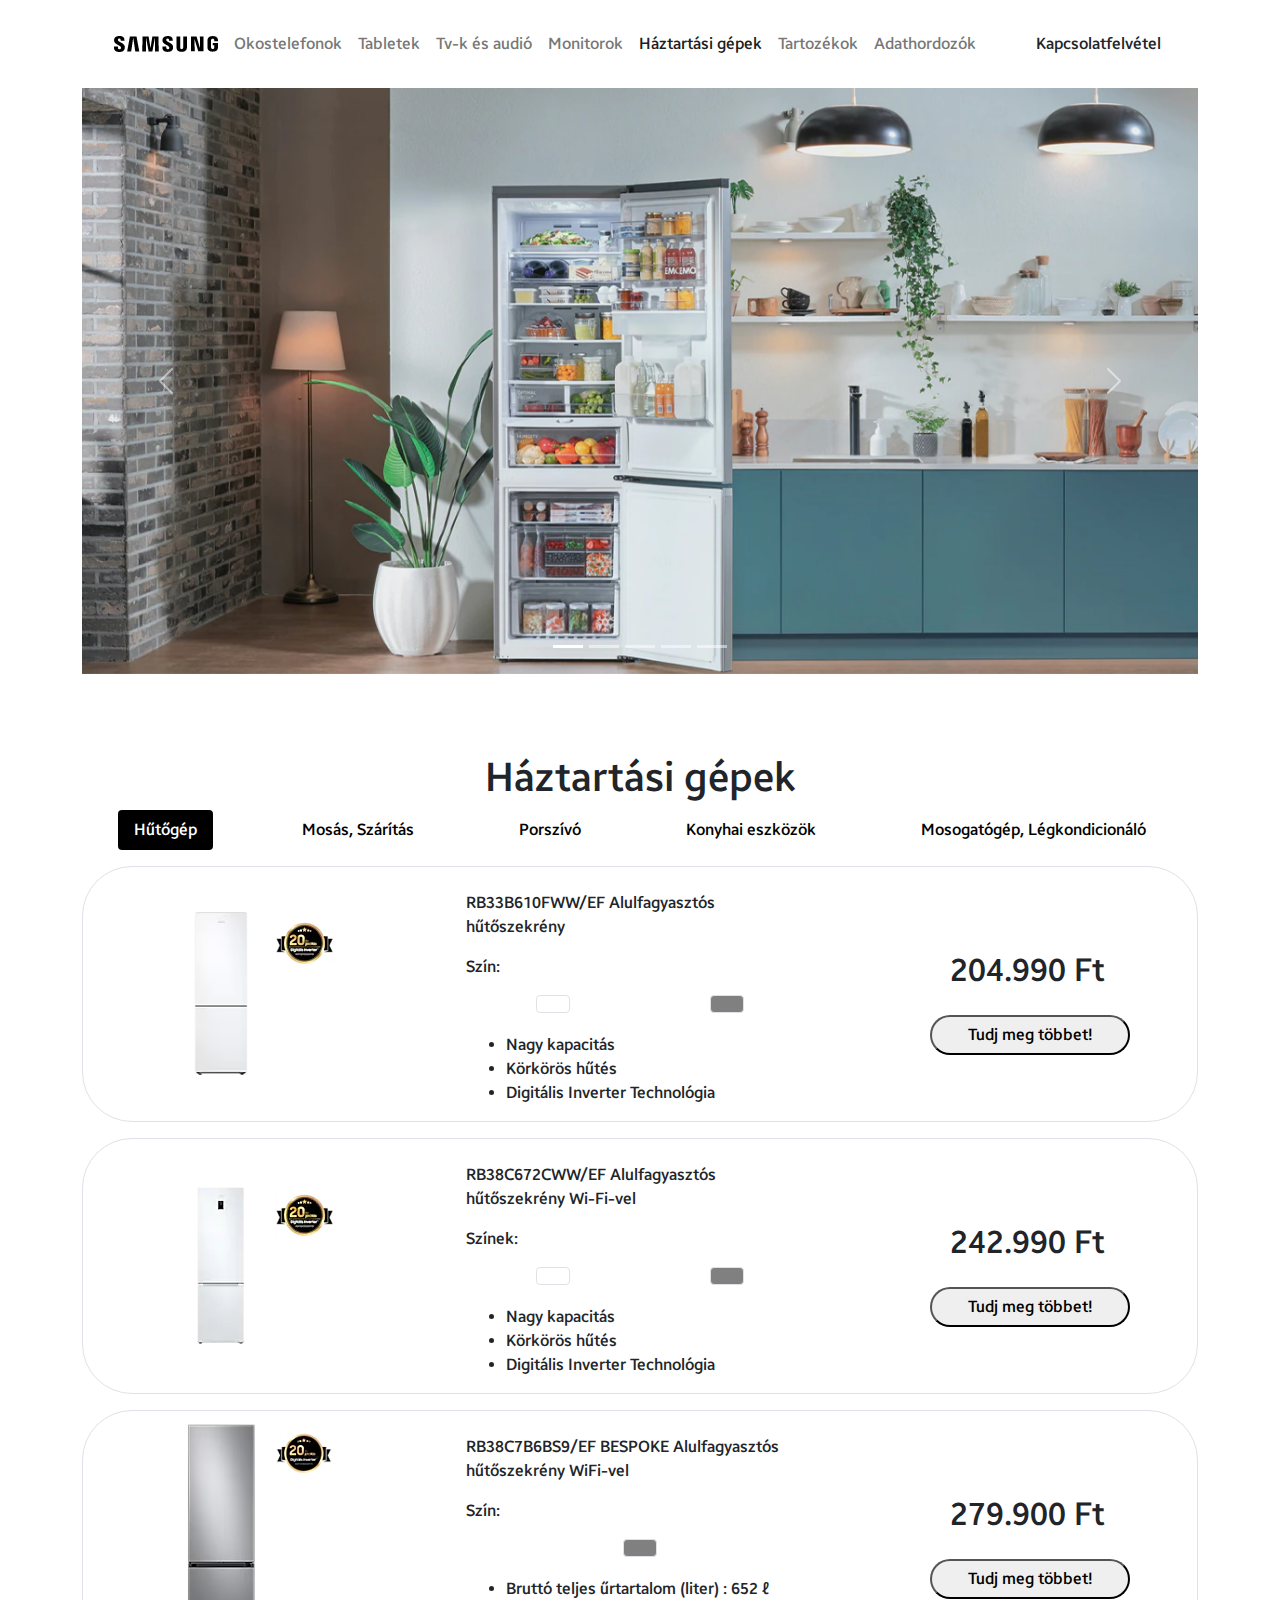
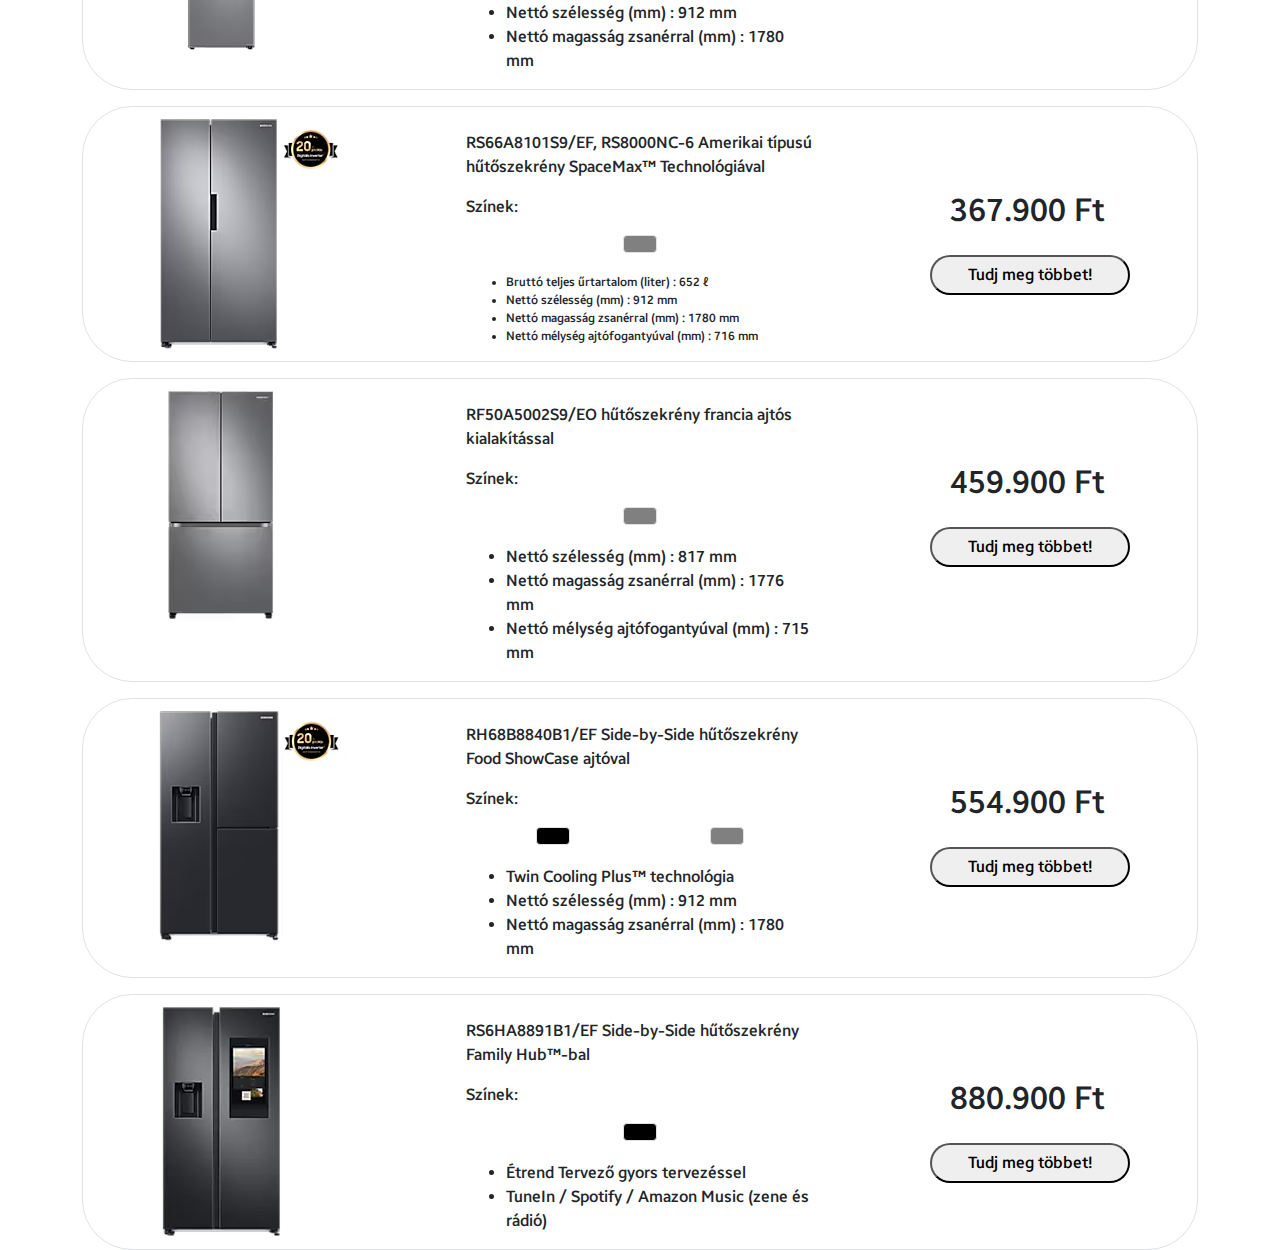
<file: haztartas.html>
<!DOCTYPE html>
<html lang="hu">
<head>
    <meta charset="UTF-8">
    <meta http-equiv="X-UA-Compatible" content="IE=edge">
    <meta name="viewport" content="width=device-width, initial-scale=1.0">
    <link rel="icon" href="files/Samsung_Favicon.png">
    <link rel="stylesheet" href="files/bootstrap.min.css">
    <link rel="stylesheet" href="style.css">
    <title>Háztartási gépek</title>
</head>
<body>
    <nav class="container navbar navbar-expand-lg navbar-light bg-white p-4">
        <div class="container-fluid">
            <a href="index.html"><img src="files/oldal_logo.png" class="float-start pb-1"
                style="padding-top: 4px"></a>
            <button class="navbar-toggler" type="button" data-bs-toggle="collapse" data-bs-target="#navbarSupportedContent" aria-controls="navbarSupportedContent" aria-expanded="false" aria-label="Toggle navigation">
                <span class="navbar-toggler-icon"></span>
            </button>
            <div class="collapse navbar-collapse" id="navbarSupportedContent">
                <ul class="navbar-nav me-auto mb-2 mb-lg-0">
                <li class="nav-item">
                    <a class="nav-link" href="mobil.html">Okostelefonok</a>
                </li>
                <li class="nav-item">
                    <a class="nav-link" href="tabletek.html">Tabletek</a>
                </li>
                <li class="nav-item">
                    <a class="nav-link" href="tv.html">Tv-k és audió</a>
                </li>
                <li class="nav-item">
                    <a class="nav-link" href="monitorok.html">Monitorok</a>
                </li>
                <li class="nav-item">
                    <a class="nav-link active" href="haztartas.html">Háztartási gépek</a>
                </li>
                <li class="nav-item">
                    <a class="nav-link" href="tartozekok.html">Tartozékok</a>
                </li>
                <li class="nav-item">
                    <a class="nav-link" href="adathordozok.html">Adathordozók</a>
                </li>
                </ul>
                <!-- Button trigger modal -->
                <button type="button" class="btn" data-bs-toggle="modal" data-bs-target="#exampleModal">
                    Kapcsolatfelvétel
                </button>
                
                <!-- Modal -->
                <div class="modal fade" id="exampleModal" tabindex="-1" aria-labelledby="exampleModalLabel" aria-hidden="true">
                    <div class="modal-dialog modal-dialog-scrollable">
                    <div class="modal-content">
                        <div class="modal-header">
                        <h5 class="modal-title" id="exampleModalLabel">Ügyfélszolgálat</h5>
                        <button type="button" class="btn-close" data-bs-dismiss="modal" aria-label="Close"></button>
                        </div>
                        <div class="modal-body">
                        <div class="form">
                            <form action="post">
                                <div class="field-holder">
                                    <input class="ms-3 me-4 mb-3" type="text" id="fname" required>
                                    <label for="fname">Vezetéknév</label>
                                </div>
                                <div class="field-holder">
                                    <input class="ms-3 me-3 mb-3" type="text" id="kname" required>
                                    <label for="kname">Keresztnév</label>
                                </div>
                                <div class="field-holder">
                                    <input class="ms-3 me-4 mb-3" type="e-mail" id="e-mail">
                                    <label for="e-mail">E-mail</label>
                                </div>
                                <div class="field-holder">
                                    <input class="ms-3 me-3 mb-3" type="phone" id="phone" required>
                                    <label for="phone">Telefon</label>
                                </div>
                                <p>Termékérdeklődés:</p>
                                <div class="row ps-1 text-center">
                                    <div class="col-6">
                                        <input type="radio" id="mobil" name="fav_language" value="mobil">
                                        <label for="mobil">Mobil</label>
                                        <br>
                                        <input type="radio" id="kijelzo" name="fav_language" value="kijelzo">
                                        <label for="kijelzo">Kijelzők</label>
                                        <br>
                                        <input type="radio" id="klima" name="fav_language" value="klima">
                                        <label for="klima">Klíma</label>
                                    </div>
                                    <div class="col-6 pb-3">
                                        <input type="radio" id="szamitastechnika" name="fav_language" value="szamitastechnika">
                                        <label for="szamitastechnika">Számítástechnika</label>
                                        <br>
                                        <input type="radio" id="haztartasigep" name="fav_language" value="haztartasigep">
                                        <label for="haztartasigep">Háztartási gépek</label>
                                        <br>
                                        <input type="radio" id="memoria" name="fav_language" value="memoria">
                                        <label for="memoria">Memória</label>
                                    </div>
                                </div>
                                <div class="field-holder">
                                    <input class="ms-3 me-4 mb-3" type="e-mail" id="ir" required>
                                    <label for="ir">Irányítószám</label>
                                </div>
                                <div class="field-holder">
                                    <input class="ms-3 me-3 mb-3" type="phone" id="va" required>
                                    <label for="va">Város</label>
                                </div>
                                <div class="ps-4">
                                    <textarea cols="46" rows="5" placeholder="Üzenet"></textarea>
                                </div>
                            </form>
                        <div class="modal-footer">
                        <button type="button" class="btn btn-primary" id="s"  onclick="myFunction()">Jóváhagyás</button>
                        </div>
                    </div>
                    </div>
                </div>
            </div>
        </div>
    </nav>
    <div class="container">
        <div id="carouselExampleIndicators" class="carousel slide" data-bs-ride="true">
            <div class="carousel-indicators">
            <button type="button" data-bs-target="#carouselExampleIndicators" data-bs-slide-to="0" class="active" aria-current="true" aria-label="Slide 1"></button>
            <button type="button" data-bs-target="#carouselExampleIndicators" data-bs-slide-to="1" aria-label="Slide 2"></button>
            <button type="button" data-bs-target="#carouselExampleIndicators" data-bs-slide-to="2" aria-label="Slide 3"></button>
            <button type="button" data-bs-target="#carouselExampleIndicators" data-bs-slide-to="3" aria-label="Slide 4"></button>
            <button type="button" data-bs-target="#carouselExampleIndicators" data-bs-slide-to="4" aria-label="Slide 5"></button>
            </div>
            <div class="carousel-inner">
            <div class="carousel-item active">
                <img src="files/photos/haztartas1_1.webp" class="d-block w-100" alt="...">
            </div>
            <div class="carousel-item">
                <img src="files/photos/haztartas1_3.png" class="d-block w-100" alt="...">
            </div>
            <div class="carousel-item">
                <img src="files/photos/haztartas1_2.png" class="d-block w-100" alt="...">
            </div>
            <div class="carousel-item">
                <img src="files/photos/haztartas1_4.png" class="d-block w-100" alt="...">
            </div>
            <div class="carousel-item">
                <img src="files/photos/haztartas1_5.png" class="d-block w-100" alt="...">
            </div>
            </div>
            <button class="carousel-control-prev" type="button" data-bs-target="#carouselExampleIndicators" data-bs-slide="prev">
            <span class="carousel-control-prev-icon" aria-hidden="true"></span>
            <span class="visually-hidden">Previous</span>
            </button>
            <button class="carousel-control-next" type="button" data-bs-target="#carouselExampleIndicators" data-bs-slide="next">
            <span class="carousel-control-next-icon" aria-hidden="true"></span>
            <span class="visually-hidden">Next</span>
            </button>
        </div>
    </div>
    <div class="container hg1">
        <h1 class="text-center">Háztartási gépek</h1>
        <ul class="nav nav-pills mb-3 home" id="pills-tab" role="tablist">
            <li class="nav-item" role="presentation">
                <button class="nav-link active" id="pills-home-tab" data-bs-toggle="pill" data-bs-target="#pills-home" type="button" role="tab" aria-controls="pills-home" aria-selected="true">Hűtőgép</button>
            </li>
            <li class="nav-item" role="presentation">
                <button class="nav-link" id="pills-profile-tab" data-bs-toggle="pill" data-bs-target="#pills-profile" type="button" role="tab" aria-controls="pills-profile" aria-selected="false">Mosás, Szárítás</button>
            </li>
            <li class="nav-item" role="presentation">
                <button class="nav-link" id="pills-con-tab" data-bs-toggle="pill" data-bs-target="#pills-con" type="button" role="tab" aria-controls="pills-con" aria-selected="false">Porszívó</button>
            </li>
            <li class="nav-item" role="presentation">
                <button class="nav-link" id="pills-dis-tab" data-bs-toggle="pill" data-bs-target="#pills-dis" type="button" role="tab" aria-controls="pills-dis" aria-selected="false">Konyhai eszközök</button>
            </li>
            <li class="nav-item" role="presentation">
                <button class="nav-link" id="pills-di-tab" data-bs-toggle="pill" data-bs-target="#pills-di" type="button" role="tab" aria-controls="pills-di" aria-selected="false">Mosogatógép, Légkondicionáló</button>
            </li>
        </ul>
        <div class="tab-content" id="pills-tabContent">
            <div class="tab-pane fade show active" id="pills-home" role="tabpanel" aria-labelledby="pills-home-tab" tabindex="0">
                <div class="container">
                    <div class="row border" style="border-radius: 50px;">
                        <div class="col-lg-4 col-sm-6">
                            <div class="tab-content" id="pills-tabContent">
                                <div class="tab-pane fade show active" id="pills-homea" role="tabpanel" aria-labelledby="pills-homea-tab" tabindex="0">
                                    <a href="https://www.samsung.com/hu/refrigerators/bottom-mount-freezer/rb7300t-defeature-344l-white-rb33b610fww-ef/"><img src="files/photos/haztartas2_7.avif"></a>
                                </div>
                                <div class="tab-pane fade" id="pills-profilea" role="tabpanel" aria-labelledby="pills-profilea-tab" tabindex="0">
                                    <a href="https://www.samsung.com/hu/refrigerators/bottom-mount-freezer/rb7300t-defeature-344l-silver-rb33b610fsa-ef/"><img src="files/photos/haztartas2_8.avif"></a>
                                </div>
                            </div>
                        </div>
                        <div class="col-lg-4 col-sm-6">
                            <br>
                                <p>RB33B610FWW/EF Alulfagyasztós hűtőszekrény</p>
                            <p>Szín:</p>
                            <ul class="nav nav-pills mb-3" id="pills-tab" role="tablist">
                                <li class="nav-item" role="presentation">
                                    <button class="nav-link active border" id="pills-homea-tab" data-bs-toggle="pill" data-bs-target="#pills-homea" type="button" role="tab" aria-controls="pills-homea" aria-selected="true" style="background-color: white;"></button>
                                </li>
                                <li class="nav-item" role="presentation">
                                    <button class="nav-link border" id="pills-profilea-tab" data-bs-toggle="pill" data-bs-target="#pills-profilea" type="button" role="tab" aria-controls="pills-profilea" aria-selected="false" style="background-color: grey;"></button>
                                </li>
                            </ul>
                            <ul class="pt-1 ms-2">
                                <li>Nagy kapacitás</li>
                                <li>Körkörös hűtés</li>
                                <li>Digitális Inverter Technológia</li>
                            </ul>
                        </div>
                        <div class="col-lg-1 col-sm-3"></div>
                        <div class="col-lg-3 col-sm-9">
                            <div class="ár">204.990 Ft</div>
                        <a href="https://www.samsung.com/hu/refrigerators/bottom-mount-freezer/rb7300t-defeature-344l-white-rb33b610fww-ef/" target="_blank"><button type="button" class="több hgt2">Tudj meg többet!</button></a>
                    </div>
                    </div>
                </div>
                <div class="container pt-3">
                    <div class="row border" style="border-radius: 50px;">
                        <div class="col-lg-4 col-sm-6">
                            <div class="tab-content" id="pills-tabContent">
                                <div class="tab-pane fade show active" id="pills-h" role="tabpanel" aria-labelledby="pills-h-tab" tabindex="0">
                                    <a href="https://www.samsung.com/hu/refrigerators/bottom-mount-freezer/rb7300t-390l-white-rb38c672cww-ef/"><img src="files/photos/haztartas2_9.webp"></a>
                                </div>
                                <div class="tab-pane fade" id="pills-p" role="tabpanel" aria-labelledby="pills-p-tab" tabindex="0">
                                    <a href="https://www.samsung.com/hu/refrigerators/bottom-mount-freezer/rb7300t-390l-silver-rb38c676csa-ef/"><img src="files/photos/haztartas2_10.webp"></a>
                                </div>
                            </div>
                        </div>
                        <div class="col-lg-4 col-sm-6">
                            <br>
                            <p>RB38C672CWW/EF Alulfagyasztós hűtőszekrény Wi-Fi-vel</p>
                            <p>Színek:</p>
                            <ul class="nav nav-pills mb-3" id="pills-tab" role="tablist">
                                <li class="nav-item" role="presentation">
                                    <button class="nav-link active border" id="pills-h-tab" data-bs-toggle="pill" data-bs-target="#pills-h" type="button" role="tab" aria-controls="pills-h" aria-selected="true" style="background-color: white;"></button>
                                </li>
                                <li class="nav-item" role="presentation">
                                    <button class="nav-link border" id="pills-p-tab" data-bs-toggle="pill" data-bs-target="#pills-p" type="button" role="tab" aria-controls="pills-p" aria-selected="false" style="background-color: grey;"></button>
                                </li>
                            </ul>
                            <ul class="pt-1 ms-2">
                                <li>Nagy kapacitás</li>
                                <li>Körkörös hűtés</li>
                                <li>Digitális Inverter Technológia</li>
                            </ul>
                        </div>
                        <div class="col-lg-1 col-sm-3"></div>
                        <div class="col-lg-3 col-sm-9">
                            <div class="ár">242.990 Ft</div>
                        <a href="https://www.samsung.com/hu/refrigerators/bottom-mount-freezer/rb7300t-390l-white-rb38c672cww-ef/" target="_blank"><button type="button" class="több hgt2">Tudj meg többet!</button></a>
                    </div>
                    </div>
                </div>
                <div class="container pt-3">
                    <div class="row border" style="border-radius: 50px;">
                        
                        <div class="col-lg-4 col-sm-6"><img src="files/photos/haztartas2_1.avif" alt=""></div>
                        <div class="col-lg-4 col-sm-6">
                            <br>
                            <p>RB38C7B6BS9/EF BESPOKE Alulfagyasztós hűtőszekrény WiFi-vel</p>
                            <p>Szín:</p>
                            <ul class="nav nav-pills mb-3" id="pills-tab" role="tablist">
                                <li class="nav-item" role="presentation">
                                    <button class="nav-link border" id="pills-profilea-tab" data-bs-toggle="pill" data-bs-target="#pills-profilea" type="button" role="tab" aria-controls="pills-profilea" aria-selected="false" style="background-color: grey;"></button>
                                </li>
                            </ul>
                            <ul class="pt-1 ms-2">
                                <li>Bruttó teljes űrtartalom (liter) : 652 ℓ </li>
                                <li>Nettó szélesség (mm) : 912 mm</li>
                                <li> Nettó magasság zsanérral (mm) : 1780 mm</li>
                            </ul>
                        </div>
                        <div class="col-lg-1 col-sm-3"></div>
                        <div class="col-lg-3 col-sm-9">
                            <div class="ár">279.900 Ft</div>
                        <a href="https://www.samsung.com/hu/refrigerators/built-in-bottom-mount-freezer/rb7300t-wifi-390l-silver-rb38c7b6bs9-ef/" target="_blank"><button type="button" class="több hgt2">Tudj meg többet!</button></a>
                    </div>
                    </div>
                </div>
                <div class="container pt-3">
                    <div class="row border" style="border-radius: 50px;">
                        
                        <div class="col-lg-4 col-sm-6"><img src="files/photos/haztartas2_4.avif" alt=""></div>
                        <div class="col-lg-4 col-sm-6">
                            <br>
                            <p>RS66A8101S9/EF, RS8000NC-6 Amerikai típusú hűtőszekrény SpaceMax™ Technológiával</p>
                            <p>Színek:</p>
                            <ul class="nav nav-pills mb-3" id="pills-tab" role="tablist">
                                <li class="nav-item" role="presentation">
                                    <button class="nav-link border" id="pills-pro-tab" data-bs-toggle="pill" data-bs-target="#pills-pro" type="button" role="tab" aria-controls="pills-pro" aria-selected="false" style="background-color: grey;"></button>
                                </li>
                            </ul>
                            <ul class="pt-1 ms-2" style="font-size: 12px;">
                                <li>Bruttó teljes űrtartalom (liter) : 652 ℓ</li>
                                <li>Nettó szélesség (mm) : 912 mm</li>
                                <li>Nettó magasság zsanérral (mm) : 1780 mm</li>
                                <li>Nettó mélység ajtófogantyúval (mm) : 716 mm</li>
                            </ul>
                        </div>
                        <div class="col-lg-1 col-sm-3"></div>
                        <div class="col-lg-3 col-sm-9">
                            <div class="ár">367.900 Ft</div>
                        <a href="https://www.samsung.com/hu/refrigerators/side-by-side/rs8000nc-6-670l-silver-rs66a8101s9-ef/" target="_blank"><button type="button" class="több hgt2">Tudj meg többet!</button></a>
                    </div>
                    </div>
                </div>
                <div class="container pt-3">
                    <div class="row border" style="border-radius: 50px;">
                        
                        <div class="col-lg-4 col-sm-6"><img src="files/photos/haztartas2_2.avif" alt=""></div>
                        <div class="col-lg-4 col-sm-6">
                            <br>
                            <p>RF50A5002S9/EO hűtőszekrény francia ajtós kialakítással</p>
                            <p>Színek:</p>
                            <ul class="nav nav-pills mb-3" id="pills-tab" role="tablist">
                                <li class="nav-item" role="presentation">
                                    <button class="nav-link border" id="pills-p-tab" data-bs-toggle="pill" data-bs-target="#pills-p" type="button" role="tab" aria-controls="pills-p" aria-selected="false" style="background-color: grey;"></button>
                                </li>
                            </ul>
                            <ul class="pt-1 ms-2">
                                <li>Nettó szélesség (mm) : 817 mm</li>
                                <li>Nettó magasság zsanérral (mm) : 1776 mm</li>
                                <li>Nettó mélység ajtófogantyúval (mm) : 715 mm</li>
                            </ul>
                        </div>
                        <div class="col-lg-1 col-sm-3"></div>
                        <div class="col-lg-3 col-sm-9">
                            <div class="ár">459.900 Ft</div>
                        <a href="https://www.samsung.com/hu/refrigerators/french-door/rf5000a-431l-silver-rf50a5002s9-eo/" target="_blank"><button type="button" class="több hgt2">Tudj meg többet!</button></a>
                    </div>
                    </div>
                </div>
                <div class="container pt-3">
                    <div class="row border" style="border-radius: 50px;">
                        
                        <div class="col-lg-4 col-sm-6">
                            <div class="tab-content" id="pills-tabContent">
                                <div class="tab-pane fade show active" id="pills-pr" role="tabpanel" aria-labelledby="pills-pr-tab" tabindex="0">
                                    <img src="files/photos/haztartas2_6.avif">
                                </div>
                                <div class="tab-pane fade" id="pills-pro" role="tabpanel" aria-labelledby="pills-pro-tab" tabindex="0">
                                    <img src="files/photos/haztartas2_10.avif">
                                </div>
                            </div>
                        </div>
                        <div class="col-lg-4 col-sm-6">
                            <br>
                            <p>RH68B8840B1/EF Side-by-Side hűtőszekrény Food ShowCase ajtóval</p>
                            <p>Színek:</p>
                            <ul class="nav nav-pills mb-3" id="pills-tab" role="tablist">
                                <li class="nav-item" role="presentation">
                                    <button class="nav-link border" id="pills-pr-tab" data-bs-toggle="pill" data-bs-target="#pills-pr" type="button" role="tab" aria-controls="pills-pr" aria-selected="false" style="background-color: black;"></button>
                                </li>
                                <li class="nav-item" role="presentation">
                                    <button class="nav-link border" id="pills-pro-tab" data-bs-toggle="pill" data-bs-target="#pills-pro" type="button" role="tab" aria-controls="pills-pro" aria-selected="false" style="background-color: grey;"></button>
                                </li>
                            </ul>
                            <ul class="pt-1 ms-2">
                                <li>Twin Cooling Plus™ technológia</li>
                                <li>Nettó szélesség (mm) : 912 mm</li>
                                <li>Nettó magasság zsanérral (mm) : 1780 mm</li>
                            </ul>
                        </div>
                        <div class="col-lg-1 col-sm-3"></div>
                        <div class="col-lg-3 col-sm-9">
                            <div class="ár">554.900 Ft</div>
                        <a href="https://www.samsung.com/hu/refrigerators/side-by-side/rs8000bc-fsr-with-food-showcase-627l-black-rh68b8840b1-ef/" target="_blank"><button type="button" class="több hgt2">Tudj meg többet!</button></a>
                    </div>
                    </div>
                </div>
                <div class="container pt-3">
                    <div class="row border" style="border-radius: 50px;">
                        
                        <div class="col-lg-4 col-sm-6"><img src="files/photos/haztartas2_3.webp" alt=""></div>
                        <div class="col-lg-4 col-sm-6">
                            <br>
                            <p>RS6HA8891B1/EF Side-by-Side hűtőszekrény Family Hub™-bal</p>
                            <p>Színek:</p>
                            <ul class="nav nav-pills mb-3" id="pills-tab" role="tablist">
                                <li class="nav-item" role="presentation">
                                    <button class="nav-link border" id="pills-p-tab" data-bs-toggle="pill" data-bs-target="#pills-p" type="button" role="tab" aria-controls="pills-p" aria-selected="false" style="background-color: black;"></button>
                                </li>
                            </ul>
                            <ul class="pt-1 ms-2">
                                <li>Étrend Tervező gyors tervezéssel</li>
                                <li>TuneIn / Spotify / Amazon Music (zene és rádió)</li>
                            </ul>
                        </div>
                        <div class="col-lg-1 col-sm-3"></div>
                        <div class="col-lg-3 col-sm-9">
                            <div class="ár">880.900 Ft</div>
                        <a href="https://www.samsung.com/hu/refrigerators/side-by-side/rs8000nc-side-by-side-refrigerator-with-family-hub-614l-black-rs6ha8891b1-ef/" target="_blank"><button type="button" class="több hgt2">Tudj meg többet!</button></a>
                    </div>
                    </div>
                </div>
            </div>
            <div class="tab-pane fade" id="pills-profile" role="tabpanel" aria-labelledby="pills-profile-tab" tabindex="0">
                <div class="container">
                    <div class="row border" style="border-radius: 50px;">
                        
                        <div class="col-lg-4 col-sm-6"><img src="files/photos/haztartas3_1.avif" alt=""></div>
                        <div class="col-lg-4 col-sm-6">
                            <br>
                            <p>WW6300T WW80T634DLXAS6 Elöltöltős mosógép</p>
                            <p>Színek:</p>
                            <ul class="nav nav-pills mb-3" id="pills-tab" role="tablist">
                                <li class="nav-item" role="presentation">
                                    <button class="nav-link border" id="pills-pro-tab" data-bs-toggle="pill" data-bs-target="#pills-pro" type="button" role="tab" aria-controls="pills-pro" aria-selected="false" style="background-color: black;"></button>
                                </li>
                            </ul>
                            <ul class="pt-1 ms-2">
                                <li>Super Speed funkció (59 perc)</li>
                                <li>Digitális Inverter Technológia</li>
                                <li>Mosási kapacitás (kg) : 8.0 kg</li>
                            </ul>
                        </div>
                        <div class="col-lg-1 col-sm-3"></div>
                        <div class="col-lg-3 col-sm-9">
                            <div class="ár">189.999 Ft</div>
                        <a href="https://www.samsung.com/hu/washers-and-dryers/washing-machines/ww6300t-front-loading-eco-bubble-ai-control-auto-dispense-8kg-refined-inox-ww80t634dlxas6/" target="_blank"><button type="button" class="több hgt2">Tudj meg többet!</button></a>
                    </div>
                    </div>
                </div>
                <div class="container pt-3">
                    <div class="row border" style="border-radius: 50px;">
                        
                        <div class="col-lg-4 col-sm-6"><img src="files/photos/haztartas3_2.avif" alt=""></div>
                        <div class="col-lg-4 col-sm-6">
                            <br>
                            <p>WW8500T (WW80T854ABH/S6) Elöltöltős mosógép</p>
                            <p>Színek:</p>
                            <ul class="nav nav-pills mb-3" id="pills-tab" role="tablist">
                                <li class="nav-item" role="presentation">
                                    <button class="nav-link border" id="pills-pro-tab" data-bs-toggle="pill" data-bs-target="#pills-pro" type="button" role="tab" aria-controls="pills-pro" aria-selected="false" style="background-color: white;"></button>
                                </li>
                            </ul>
                            <ul class="pt-1 ms-2" style="font-size: 14px;">
                                <li>Mesterséges Intelligencia</li>
                                <li>Add Wash™</li>
                                <li>Szuper gyors funkció (39 perc)</li>
                                <li>Mosási kapacitás (kg) : 8.0 kg</li>
                            </ul>
                        </div>
                        <div class="col-lg-1 col-sm-3"></div>
                        <div class="col-lg-3 col-sm-9">
                            <div class="ár">194.909 Ft</div>
                        <a href="https://www.samsung.com/hu/washers-and-dryers/washing-machines/ww8500t-front-loading-eco-bubble-quickdrive-ai-control-8kg-white-ww80t854abh-s6/" target="_blank"><button type="button" class="több  hgt2">Tudj meg többet!</button></a>
                    </div>
                    </div>
                </div>
                <div class="container pt-3">
                    <div class="row border" style="border-radius: 50px;">
                        
                        <div class="col-lg-4 col-sm-6"><img src="files/photos/haztartas3_3.avif" alt=""></div>
                        <div class="col-lg-4 col-sm-6">
                            <br>
                            <p>WD7500T WD90T754DBH Mosó- és szárítógép</p>
                            <p>Színek:</p>
                            <ul class="nav nav-pills mb-3" id="pills-tab" role="tablist">
                                <li class="nav-item" role="presentation">
                                    <button class="nav-link border" id="pills-pro-tab" data-bs-toggle="pill" data-bs-target="#pills-pro" type="button" role="tab" aria-controls="pills-pro" aria-selected="false" style="background-color: white;"></button>
                                </li>
                            </ul>
                            <ul class="pt-1 ms-2">
                                <li>QuickDrive™</li>
                                <li>Mosási kapacitás (kg) : 9.0 kg</li>
                                <li>Energiahatékonysági osztály : E</li>
                            </ul>
                        </div>
                        <div class="col-lg-1 col-sm-3"></div>
                        <div class="col-lg-3 col-sm-9">
                            <div class="ár">246.999 Ft</div>
                        <a href="https://www.samsung.com/hu/washers-and-dryers/washer-dryer-combo/combo-wd90t754dbhs6-wd90t754dbh-s6/" target="_blank"><button type="button" class="több hgt2">Tudj meg többet!</button></a>
                    </div>
                    </div>
                </div>
                <div class="container pt-3">
                    <div class="row border" style="border-radius: 50px;">
                        
                        <div class="col-lg-4 col-sm-6"><img src="files/photos/haztartas3_4.avif" alt=""></div>
                        <div class="col-lg-4 col-sm-6">
                            <br>
                            <p>WD5500K WD8NK52E0ZW/LE Mosó- és Szárítógép</p>
                            <p>Színek:</p>
                            <ul class="nav nav-pills mb-3" id="pills-tab" role="tablist">
                                <li class="nav-item" role="presentation">
                                    <button class="nav-link border" id="pills-pro-tab" data-bs-toggle="pill" data-bs-target="#pills-pro" type="button" role="tab" aria-controls="pills-pro" aria-selected="false" style="background-color: black;"></button>
                                </li>
                            </ul>
                            <ul class="pt-1 ms-2">
                                <li>VRT Plus™</li>
                                <li>Mosási kapacitás (kg) : 8.0 kg</li>
                                <li>Energiahatékonysági osztály : F</li>
                            </ul>
                        </div>
                        <div class="col-lg-1 col-sm-3"></div>
                        <div class="col-lg-3 col-sm-9">
                            <div class="ár">249.999 Ft</div>
                        <a href="https://www.samsung.com/hu/washers-and-dryers/washer-dryer-combo/wd5500kwd8nk52e0zwle-8kg-white-wd8nk52e0zw-le/" target="_blank"><button type="button" class="több hgt2">Tudj meg többet!</button></a>
                    </div>
                    </div>
                </div>
                <div class="container pt-3">
                    <div class="row border" style="border-radius: 50px;">
                        
                        <div class="col-lg-4 col-sm-6">
                            <div class="tab-content" id="pills-tabContent">
                                <div class="tab-pane fade show active" id="pills-pre" role="tabpanel" aria-labelledby="pills-pre-tab" tabindex="0">
                                    <a href="https://www.samsung.com/hu/refrigerators/bottom-mount-freezer/rb7300t-390l-white-rb38c672cww-ef/"><img src="files/photos/haztartas3_5.webp"></a>
                                </div>
                                <div class="tab-pane fade" id="pills-proe" role="tabpanel" aria-labelledby="pills-proe-tab" tabindex="0">
                                    <a href="https://www.samsung.com/hu/refrigerators/bottom-mount-freezer/rb7300t-390l-silver-rb38c676csa-ef/"><img src="files/photos/haztartas3_9.png"></a>
                                </div>
                            </div>
                        </div>
                        <div class="col-lg-4 col-sm-6">
                            <br>
                            <p>DV7400B DV90BB7445GB/S6 Szárítógép</p>
                            <p>Színek:</p>
                            <ul class="nav nav-pills mb-3" id="pills-tab" role="tablist">
                                <li class="nav-item" role="presentation">
                                    <button class="nav-link border" id="pills-pre-tab" data-bs-toggle="pill" data-bs-target="#pills-pre" type="button" role="tab" aria-controls="pills-pre" aria-selected="false" style="background-color: white;"></button>
                                </li>
                                <li class="nav-item" role="presentation">
                                    <button class="nav-link border" id="pills-proe-tab" data-bs-toggle="pill" data-bs-target="#pills-proe" type="button" role="tab" aria-controls="pills-proe" aria-selected="false" style="background-color: black;"></button>
                                </li>
                            </ul>
                            <ul class="pt-1 ms-2">
                                <li>A+++ energiahatékonyság</li>
                                <li>MI szárítás</li>
                                <li>QuickDrive™</li>
                            </ul>
                        </div>
                        <div class="col-lg-1 col-sm-3"></div>
                        <div class="col-lg-3 col-sm-9">
                            <div class="ár">407.900 Ft</div>
                        <a href="https://www.samsung.com/hu/washers-and-dryers/dryers/dv7400b-dryer-a-triple-plus-energy-efficiency-ai-dry-9kg-black-dv90bb7445gbs6/" target="_blank"><button type="button" class="több hgt2">Tudj meg többet!</button></a>
                    </div>
                    </div>
                </div>
                <div class="container pt-3">
                    <div class="row border" style="border-radius: 50px;">
                        
                        <div class="col-lg-4 col-sm-6"><img src="files/photos/haztartas3_6.avif" alt=""></div>
                        <div class="col-lg-4 col-sm-6">
                            <br>
                            <p>DV8700TK Szárítógép</p>
                            <p>Színek:</p>
                            <ul class="nav nav-pills mb-3" id="pills-tab" role="tablist">
                                <li class="nav-item" role="presentation">
                                    <button class="nav-link border" id="pills-pro-tab" data-bs-toggle="pill" data-bs-target="#pills-pro" type="button" role="tab" aria-controls="pills-pro" aria-selected="false" style="background-color: black;"></button>
                                </li>
                            </ul>
                            <ul class="pt-1 ms-2">
                                <li>Hibrid hőszivattyú</li>
                                <li>16kg nagy kapacitás</li>
                                <li>Hygiene Care +</li>
                            </ul>
                        </div>
                        <div class="col-lg-1 col-sm-3"></div>
                        <div class="col-lg-3 col-sm-9">
                            <div class="ár">535.901 Ft</div>
                        <a href="https://www.samsung.com/hu/washers-and-dryers/dryers/dv8700tk-16kg-black-dv16t8520bv-le/" target="_blank"><button type="button" class="több hgt2">Tudj meg többet!</button></a>
                    </div>
                    </div>
                </div>
                <div class="container pt-3">
                    <div class="row border" style="border-radius: 50px;">
                        <div class="col-lg-4 col-sm-6">
                            <div class="tab-content" id="pills-tabContent">
                            <div class="tab-pane fade show active" id="pills-ha" role="tabpanel" aria-labelledby="pills-ha-tab" tabindex="0">
                                <img src="files/photos/haztartas3_7.avif" width="250px;">
                            </div>
                            <div class="tab-pane fade" id="pills-proa" role="tabpanel" aria-labelledby="pills-proa-tab" tabindex="0">
                                <img src="files/photos/haztartas3_8.avif" width="250px;">
                            </div>
                            </div>
                        </div>
                        <div class="col-lg-4 col-sm-6">
                            <br>
                            <p>AirDresser ruhaápoló rendszer</p>
                            <p>Színek:</p>
                            <ul class="nav nav-pills mb-3 haz" id="pills-tab" role="tablist">
                                <li class="nav-item" role="presentation">
                                    <button class="nav-link border" id="pills-ha-tab" data-bs-toggle="pill" data-bs-target="#pills-ha" type="button" role="tab" aria-controls="pills-ha" aria-selected="false">45cm</button>
                                </li>
                                <li class="nav-item" role="presentation">
                                    <button class="nav-link border" id="pills-proa-tab" data-bs-toggle="pill" data-bs-target="#pills-proa" type="button" role="tab" aria-controls="pills-proa" aria-selected="false">60cm</button>
                                </li>
                            </ul>
                            <ul class="pt-1 ms-2">
                                <li>JetSteam</li>
                                <li>MMI vezérlés</li>
                                <li>BESPOKE</li>
                            </ul>
                        </div>
                        <div class="col-lg-1 col-sm-3"></div>
                        <div class="col-lg-3 col-sm-9">
                            <div class="ár">1.249.900 Ft</div>
                        <a href="https://www.samsung.com/hu/washers-and-dryers/airdresser/df9000rm-silver-mirror-df10a9500cg-e3/" target="_blank"><button type="button" class="több hgt2">Tudj meg többet!</button></a>
                    </div>
                    </div>
                </div>
            </div>
            <div class="tab-pane fade" id="pills-con" role="tabpanel" aria-labelledby="pills-con-tab" tabindex="0">
                <div class="container">
                    <div class="row border" style="border-radius: 50px;">
                        
                        <div class="col-lg-4 col-sm-6"><img src="files/photos/haztartas4_5.avif" alt=""></div>
                        <div class="col-lg-4 col-sm-6">
                            <br>
                            <p>VS6000, VS60K6050KW/GE POWERstick álló porszívó</p>
                            <p>Színek:</p>
                            <ul class="nav nav-pills mb-3" id="pills-tab" role="tablist">
                                <li class="nav-item" role="presentation">
                                    <button class="nav-link border" id="pills-p-tab" data-bs-toggle="pill" data-bs-target="#pills-p" type="button" role="tab" aria-controls="pills-p" aria-selected="false" style="background-color: white;"></button>
                                </li>
                            </ul>
                            <ul class="pt-1 ms-2">
                                <li>Meglepően erős és alapos tisztítás</li>
                                <li>Könnyedén és hatékonyan távolítja el a hajszálakat</li>
                                <li>Extra hatékony fordulás, extra könnyű mozgás</li>
                            </ul>
                        </div>
                        <div class="col-lg-1 col-sm-3"></div>
                        <div class="col-lg-3 col-sm-9">
                            <div class="ár">119.190 Ft</div>
                        <a href="https://www.samsung.com/hu/vacuum-cleaners/stick/samsung-powerstick-vs6000/" target="_blank"><button type="button" class="több hgt2">Tudj meg többet!</button></a>
                    </div>
                    </div>
                </div>
                <div class="container pt-3">
                    <div class="row border" style="border-radius: 50px;">
                        <div class="col-lg-4 col-sm-6">
                            <div class="tab-content" id="pills-tabContent">
                                <div class="tab-pane fade show active" id="pills-prea" role="tabpanel" aria-labelledby="pills-prea-tab" tabindex="0">
                                    <img src="files/photos/haztartas4_3.avif">
                                </div>
                                <div class="tab-pane fade" id="pills-proea" role="tabpanel" aria-labelledby="pills-proea-tab" tabindex="0">
                                    <img src="files/photos/haztartas4_4.avif">
                                </div>
                            </div>
                        </div>
                        <div class="col-lg-4 col-sm-6">
                            <br>
                            <p>Jet 60 Pet</p>
                            <p>Színek:</p>
                            <ul class="nav nav-pills mb-3" id="pills-tab" role="tablist">
                                <li class="nav-item" role="presentation">
                                    <button class="nav-link border" id="pills-prea-tab" data-bs-toggle="pill" data-bs-target="#pills-prea" type="button" role="tab" aria-controls="pills-prea" aria-selected="false" style="background-color: grey;"></button>
                                </li>
                                <li class="nav-item" role="presentation">
                                    <button class="nav-link border" id="pills-proea-tab" data-bs-toggle="pill" data-bs-target="#pills-proea" type="button" role="tab" aria-controls="pills-proea" aria-selected="false" style="background-color: rgba(0, 255, 255, 0.575);"></button>
                                </li>
                            </ul>
                            <ul class="pt-1 ms-2">
                                <li>Fejlettebb tisztítási teljesítmény</li>
                                <li>Digitális inverteres motor</li>
                                <li>Jet Cyclone</li>
                            </ul>
                        </div>
                        <div class="col-lg-1 col-sm-3"></div>
                        <div class="col-lg-3 col-sm-9">
                            <div class="ár">119.899 Ft</div>
                        <a href="https://www.samsung.com/hu/vacuum-cleaners/stick/hand-stick-silver-vs15a6032r5-ge/" target="_blank"><button type="button" class="több hgt2">Tudj meg többet!</button></a>
                    </div>
                    </div>
                </div>
                <div class="container pt-3">
                    <div class="row border" style="border-radius: 50px;">
                        
                        <div class="col-lg-4 col-sm-6"><img src="files/photos/haztartas4_1.avif" alt=""></div>
                        <div class="col-lg-4 col-sm-6">
                            <br>
                            <p>Jet 75 Black</p>
                            <p>Színek:</p>
                            <ul class="nav nav-pills mb-3" id="pills-tab" role="tablist">
                                <li class="nav-item" role="presentation">
                                    <button class="nav-link border" id="pills-profilea-tab" data-bs-toggle="pill" data-bs-target="#pills-profilea" type="button" role="tab" aria-controls="pills-profilea" aria-selected="false" style="background-color: grey;"></button>
                                </li>
                            </ul>
                            <ul class="pt-1 ms-2" style="font-size: 14px;">
                                <li>Erőteljes tisztítás</li>
                                <li>Digitális Inverter Motor</li>
                                <li>99,999% többrétegű szűrőrendszer</li>
                                <li>Max fogyasztási teljesítmény : 550 W</li>
                            </ul>
                        </div>
                        <div class="col-lg-1 col-sm-3"></div>
                        <div class="col-lg-3 col-sm-9">
                            <div class="ár">150.899 Ft</div>
                        <a href="https://www.samsung.com/hu/vacuum-cleaners/stick/vs7500-silver-vs20b7551bf-ge/" target="_blank"><button type="button" class="több hgt2">Tudj meg többet!</button></a>
                    </div>
                    </div>
                </div>
                <div class="container pt-3">
                    <div class="row border" style="border-radius: 50px;">
                        
                        <div class="col-lg-4 col-sm-6">
                            <div class="tab-content" id="pills-tabContent">
                                <img src="files/photos/haztartas4_8.avif" alt="">
                            </div>
                        </div>
                        <div class="col-lg-4 col-sm-6">
                            <br>
                            <p>Jet 75 premium</p>
                            <p>Színek:</p>
                            <ul class="nav nav-pills mb-3" id="pills-tab" role="tablist">
                                <li class="nav-item" role="presentation">
                                    <button class="nav-link border" id="pills-pr-tab" data-bs-toggle="pill" data-bs-target="#pills-pr" type="button" role="tab" aria-controls="pills-pr" aria-selected="false" style="background-color: grey;"></button>
                                </li>
                            </ul>
                            <ul class="pt-1 ms-2">
                                <li>Továbbfejlesztett teljesítmény</li>
                                <li>Digitális Inverter Motor</li>
                                <li>Jet Cyclone</li>
                            </ul>
                        </div>
                        <div class="col-lg-1 col-sm-3"></div>
                        <div class="col-lg-3 col-sm-9">
                            <div class="ár">215.900 Ft</div>
                        <a href="https://www.samsung.com/hu/vacuum-cleaners/stick/stick-handy-vs20t7538t5/" target="_blank"><button type="button" class="több hgt2">Tudj meg többet!</button></a>
                    </div>
                    </div>
                </div>
                <div class="container pt-3">
                    <div class="row border" style="border-radius: 50px;">
                        <div class="col-lg-4 col-sm-6">
                            <div class="tab-content" id="pills-tabContent">
                            <img src="files/photos/haztartas4_2.avif" alt="">
                        </div>
                    </div>
                        <div class="col-lg-4 col-sm-6">
                            <br>
                                <p>Bespoke Jet pet - VS20A95823W/GE</p>
                            <p>Szín:</p>
                            <ul class="nav nav-pills mb-3" id="pills-tab" role="tablist" style=" padding-right: 280px;">
                                <li class="nav-item" role="presentation">
                                    <button class="nav-link active border" id="pills-homea-tab" data-bs-toggle="pill" data-bs-target="#pills-homea" type="button" role="tab" aria-controls="pills-homea" aria-selected="true" style="background-color: white;"></button>
                                </li>
                            </ul>
                            <ul class="pt-1 ms-2">
                                <li>Multifunkciós töltőállomás</li>
                                <li>HexaJet Motor™</li>
                                <li>Fejlettebb takarítási teljesítmény</li>
                                <li>99,999% többrétegű szűrőrendszer</li>
                            </ul>
                        </div>
                        <div class="col-lg-1 col-sm-3"></div>
                        <div class="col-lg-3 col-sm-9">
                            <div class="ár">219.990 Ft</div>
                        <a href="https://www.samsung.com/hu/vacuum-cleaners/stick/vs9500al-vc-with-all-in-one-clean-station-white-vs20a95823w-ge/" target="_blank"><button type="button" class="több hgt2">Tudj meg többet!</button></a>
                    </div>
                    </div>
                </div>
                <div class="container pt-3">
                    <div class="row border" style="border-radius: 50px;">
                        
                        <div class="col-lg-4 col-sm-6 hgt3"><img src="files/photos/haztartas4_7.avif" alt=""></div>
                        <div class="col-lg-4 col-sm-6">
                            <br>
                            <p>Jet Bot Robotporszívó</p>
                            <p>Színek:</p>
                            <ul class="nav nav-pills mb-3" id="pills-tab" role="tablist">
                                <li class="nav-item" role="presentation">
                                    <button class="nav-link border" id="pills-p-tab" data-bs-toggle="pill" data-bs-target="#pills-p" type="button" role="tab" aria-controls="pills-p" aria-selected="false" style="background-color: white;"></button>
                                </li>
                            </ul>
                            <ul class="pt-1 ms-2">
                                <li>LIDAR szenzor</li>
                                <li>Nagy hatékonyság</li>
                                <li>Könnyen kiüríthető, mosható portárolóval</li>
                            </ul>
                        </div>
                        <div class="col-lg-1 col-sm-3"></div>
                        <div class="col-lg-3 col-sm-9">
                            <div class="ár">171.900 Ft</div>
                        <a href="https://www.samsung.com/hu/vacuum-cleaners/robot/vr8000t-white-vr30t80313w-ge/" target="_blank"><button type="button" class="több hgt2">Tudj meg többet!</button></a>
                    </div>
                    </div>
                </div>
                <div class="container pt-3">
                    <div class="row border" style="border-radius: 50px;">
                        
                        <div class="col-lg-4 col-sm-6"><img src="files/photos/haztartas4_6.avif" alt=""></div>
                        <div class="col-lg-4 col-sm-6">
                            <br>
                            <p>Jet Bot+ Robotporszívó</p>
                            <p>Színek:</p>
                            <ul class="nav nav-pills mb-3" id="pills-tab" role="tablist">
                                <li class="nav-item" role="presentation">
                                    <button class="nav-link border" id="pills-p-tab" data-bs-toggle="pill" data-bs-target="#pills-p" type="button" role="tab" aria-controls="pills-p" aria-selected="false" style="background-color: white;"></button>
                                </li>
                            </ul>
                            <ul class="pt-1 ms-2">
                                <li>LiDAR Szenzor</li>
                                <li>Nagy hatékonyságú kefe</li>
                                <li>Tiszta állomás</li>
                                <li>Továbbfejlesztett Wi-Fi vezérlés</li>
                            </ul>
                        </div>
                        <div class="col-lg-1 col-sm-3"></div>
                        <div class="col-lg-3 col-sm-9">
                            <div class="ár">225.900 Ft</div>
                        <a href="https://www.samsung.com/hu/vacuum-cleaners/robot/vr8500t-white-vr30t85513w-ge/" target="_blank"><button type="button" class="több hgt2">Tudj meg többet!</button></a>
                    </div>
                    </div>
                </div>
            </div>
            <div class="tab-pane fade" id="pills-dis" role="tabpanel" aria-labelledby="pills-dis-tab" tabindex="0">
                <div class="container">
                    <div class="row border" style="border-radius: 50px;">
                        
                        <div class="col-lg-4 col-sm-6 hgt3">
                            <div class="tab-content" id="pills-tabContent">
                                <div class="tab-pane fade show active" id="pills-hae" role="tabpanel" aria-labelledby="pills-hae-tab" tabindex="0">
                                    <img src="files/photos/haztartas5_6.avif">
                                </div>
                                <div class="tab-pane fade" id="pills-proae" role="tabpanel" aria-labelledby="pills-proae-tab" tabindex="0">
                                    <img src="files/photos/haztartas5_7.avif">
                                </div>
                            </div>
                        </div>
                        <div class="col-lg-4 col-sm-6">
                            <br>
                            <p>MS20A3010AH/EO Mikrohullámú sütő</p>
                            <p>Színek:</p>
                            <ul class="nav nav-pills mb-3" id="pills-tab" role="tablist">
                                <li class="nav-item" role="presentation">
                                    <button class="nav-link border" id="pills-hae-tab" data-bs-toggle="pill" data-bs-target="#pills-hae" type="button" role="tab" aria-controls="pills-prea" aria-selected="false" style="background-color: white;"></button>
                                </li>
                                <li class="nav-item" role="presentation">
                                    <button class="nav-link border" id="pills-proae-tab" data-bs-toggle="pill" data-bs-target="#pills-proae" type="button" role="tab" aria-controls="pills-proae" aria-selected="false" style="background-color: black;"></button>
                                </li>
                            </ul>
                            <ul class="pt-1 ms-2">
                                <li>Üvegborítású ajtó</li>
                                <li>Fémes peremű gombok</li>
                                <li>Típus : Solo</li>
                                <li>Sütő űrtartalom : 20L (0.7 Cu.ft)</li>
                            </ul>
                        </div>
                        <div class="col-lg-1 col-sm-3"></div>
                        <div class="col-lg-3 col-sm-9">
                            <div class="ár">59.990 Ft</div>
                        <a href="https://www.samsung.com/hu/microwave-ovens/solo/mw3000am-solo-full-glass-door-metallic-edge-dual-dial-led-lighting-ms20a3010ah-eo/" target="_blank"><button type="button" class="több hgt2">Tudj meg többet!</button></a>
                    </div>
                    </div>
                </div>
                <div class="container pt-3">
                    <div class="row border" style="border-radius: 50px;">
                        
                        <div class="col-lg-4 col-sm-6 hgt3"><img src="files/photos/haztartas5_8.avif" alt=""></div>
                        <div class="col-lg-4 col-sm-6">
                            <br>
                            <p>MG22M8274AT/E2 - 22l-es, beépíthető mikrohullámú sütő</p>
                            <p>Színek:</p>
                            <ul class="nav nav-pills mb-3" id="pills-tab" role="tablist">
                                <li class="nav-item" role="presentation">
                                    <button class="nav-link border" id="pills-p-tab" data-bs-toggle="pill" data-bs-target="#pills-p" type="button" role="tab" aria-controls="pills-p" aria-selected="false" style="background-color: grey;"></button>
                                </li>
                            </ul>
                            <ul class="pt-1 ms-2">
                                <li>Grill+30mp</li>
                                <li>Melegentartó funkció</li>
                                <li>Típus : Grill</li>
                                <li>Teljesítmény : 22L</li>
                            </ul>
                        </div>
                        <div class="col-lg-1 col-sm-3"></div>
                        <div class="col-lg-3 col-sm-9">
                            <div class="ár">82.990 Ft</div>
                        <a href="https://www.samsung.com/hu/microwave-ovens/grill/mq8000m-mg22m8274at-e2/" target="_blank"><button type="button" class="több hgt2">Tudj meg többet!</button></a>
                    </div>
                    </div>
                </div>
                <div class="container pt-3">
                    <div class="row border" style="border-radius: 50px;">
                        <div class="col-lg-4 col-sm-6 hgt3">
                            <div class="tab-content" id="pills-tabContent">
                                <div class="tab-pane fade show active" id="pills-h" role="tabpanel" aria-labelledby="pills-h-tab" tabindex="0">
                                    <img src="files/photos/haztartas5_3.avif">
                                </div>
                            </div>
                        </div>
                        <div class="col-lg-4 col-sm-6">
                            <br>
                            <p>NZ64B7799GK Főzőlap</p>
                            <p>Színek:</p>
                            <ul class="nav nav-pills mb-3" id="pills-tab" role="tablist">
                                <li class="nav-item" role="presentation">
                                    <button class="nav-link active border" id="pills-h-tab" data-bs-toggle="pill" data-bs-target="#pills-h" type="button" role="tab" aria-controls="pills-h" aria-selected="true" style="background-color: black;"></button>
                                </li>
                            </ul>
                            <ul class="pt-1 ms-2">
                                <li>Kiterjesztett Flex Zone Plus</li>
                                <li>Assist Cook</li>
                                <li>Assist Sensor</li>
                                <li>Wi-Fi csatlakoztathatóság</li>
                            </ul>
                        </div>
                        <div class="col-lg-1 col-sm-3"></div>
                        <div class="col-lg-3 col-sm-9">
                            <div class="ár">179.990 Ft</div>
                        <a href="https://www.samsung.com/hu/cooking-appliances/hobs/nz8500bm-7-cooktop-extended-flex-zone-plus-assist-cook-assist-sensor-nz64b7799gk-u2/" target="_blank"><button type="button" class="több hgt2">Tudj meg többet!</button></a>
                    </div>
                    </div>
                </div>
                <div class="container pt-3">
                    <div class="row border" style="border-radius: 50px;">
                        
                        <div class="col-lg-4 col-sm-6 hgt3"><img src="files/photos/haztartas5_4.avif" alt=""></div>
                        <div class="col-lg-4 col-sm-6">
                            <br>
                            <p>NZ64M3707AK Indukciós főzőlap intuitív hőmérséklet-szabályozás funkcióval</p>
                            <p>Színek:</p>
                            <ul class="nav nav-pills mb-3" id="pills-tab" role="tablist">
                                <li class="nav-item" role="presentation">
                                    <button class="nav-link border" id="pills-p-tab" data-bs-toggle="pill" data-bs-target="#pills-p" type="button" role="tab" aria-controls="pills-p" aria-selected="false" style="background-color: black;"></button>
                                </li>
                            </ul>
                            <ul class="pt-1 ms-2">
                                <li>Intuitív hőmérséklet-szabályozás</li>
                                <li>Gyors leállítás funkció</li>
                                <li>Plusz energia (Power Boost) funkció</li>
                            </ul>
                        </div>
                        <div class="col-lg-1 col-sm-3"></div>
                        <div class="col-lg-3 col-sm-9">
                            <div class="ár">134.899 Ft</div>
                        <a href="https://www.samsung.com/hu/cooking-appliances/hobs/induction-hob-with-4-burners-nz64m3707ak-ol/" target="_blank"><button type="button" class="több hgt2">Tudj meg többet!</button></a>
                    </div>
                    </div>
                </div>
                <div class="container pt-3">
                    <div class="row border" style="border-radius: 50px;">
                        
                        <div class="col-lg-4 col-sm-6 hgt3">
                            <div class="tab-content" id="pills-tabContent">
                                <div class="tab-pane fade show active" id="pills-pr" role="tabpanel" aria-labelledby="pills-pr-tab" tabindex="0">
                                    <img src="files/photos/haztartas5_5.avif">
                                </div>
                            </div>
                        </div>
                        <div class="col-lg-4 col-sm-6">
                            <br>
                            <p>NK24M7070VB Nagy teljesítményű páraelszívó rendszer</p>
                            <p>Színek:</p>
                            <ul class="nav nav-pills mb-3" id="pills-tab" role="tablist">
                                <li class="nav-item" role="presentation">
                                    <button class="nav-link border" id="pills-pr-tab" data-bs-toggle="pill" data-bs-target="#pills-pr" type="button" role="tab" aria-controls="pills-pr" aria-selected="false" style="background-color: black;"></button>
                                </li>
                            </ul>
                            <ul class="pt-1 ms-2">
                                <li>Nagy teljesítményű szellőztető rendszer</li>
                                <li>Prémium kialakítás</li>
                                <li>Mosható alumínium szűrő</li>
                                <li>Maximális Légszállítás : 585 ㎥/h</li>
                            </ul>
                        </div>
                        <div class="col-lg-1 col-sm-3"></div>
                        <div class="col-lg-3 col-sm-9">
                            <div class="ár">179.900 Ft</div>
                        <a href="https://www.samsung.com/hu/cooking-appliances/hoods/wall-mount-hood-nk24m7070vb-ur/" target="_blank"><button type="button" class="több hgt2">Tudj meg többet!</button></a>
                    </div>
                    </div>
                </div>
                <div class="container pt-3">
                    <div class="row border" style="border-radius: 50px;">
                        <div class="col-lg-4 col-sm-6 hgt3"><img src="files/photos/haztartas5_2.avif" alt=""></div>
                        <div class="col-lg-4 col-sm-6">
                            <br>
                                <p>NV7B5775WAK BESPOKE Dual Cook Flex sütő</p>
                            <p>Szín:</p>
                            <ul class="nav nav-pills mb-3" id="pills-tab" role="tablist">
                                <li class="nav-item" role="presentation">
                                    <button class="nav-link active border" id="pills-homea-tab" data-bs-toggle="pill" data-bs-target="#pills-homea" type="button" role="tab" aria-controls="pills-homea" aria-selected="true" style="background-color: black;"></button>
                                </li>
                            </ul>
                            <ul class="pt-1 ms-2">
                                <li>Dual Cook Flex</li>
                                <li>Modernizált kialakítás</li>
                                <li>Hőlégkeverés Teljesítmény : 1200 / 1200 W</li>
                            </ul>
                        </div>
                        <div class="col-lg-1 col-sm-3"></div>
                        <div class="col-lg-3 col-sm-9">
                            <div class="ár">419.900 Ft</div>
                        <a href="https://www.samsung.com/hu/cooking-appliances/ovens/nv7000b-5series-dual-cook-flex-5series-dual-cook-flex-nv7b5775wak-u3/" target="_blank"><button type="button" class="több hgt2">Tudj meg többet!</button></a>
                    </div>
                    </div>
                </div>
                <div class="container pt-3">
                    <div class="row border" style="border-radius: 50px;">
                        
                        <div class="col-lg-4 col-sm-6 hgt3"><img src="files/photos/haztartas5_1.avif" alt=""></div>
                        <div class="col-lg-4 col-sm-6">
                            <br>
                            <p>NV7B7997AAK Beépíthető sütő</p>
                            <p>Szín:</p>
                            <ul class="nav nav-pills mb-3" id="pills-tab" role="tablist">
                                <li class="nav-item" role="presentation">
                                    <button class="nav-link border" id="pills-profilea-tab" data-bs-toggle="pill" data-bs-target="#pills-profilea" type="button" role="tab" aria-controls="pills-profilea" aria-selected="false" style="background-color: black;"></button>
                                </li>
                            </ul>
                            <ul class="pt-1 ms-2">
                                <li>MI Pro sütés</li>
                                <li>Automatikus ajtónyitás</li>
                                <li>Dual Cook Steam™</li>
                            </ul>
                        </div>
                        <div class="col-lg-1 col-sm-3"></div>
                        <div class="col-lg-3 col-sm-9">
                            <div class="ár">699.900 Ft</div>
                        <a href="https://www.samsung.com/hu/cooking-appliances/ovens/nv7000b-7series-ai-pro-cooking-full-steam-7series-ai-pro-cooking-nv7b7997aak-u3/" target="_blank"><button type="button" class="több hgt2">Tudj meg többet!</button></a>
                    </div>
                    </div>
                </div>
            </div>
            <div class="tab-pane fade" id="pills-di" role="tabpanel" aria-labelledby="pills-di-tab" tabindex="0">
                <div class="container">
                    <div class="row border" style="border-radius: 50px;">
                        <div class="col-lg-4 col-sm-6 hgt3">
                            <div class="tab-content" id="pills-tabContent">
                                <div class="tab-pane fade show active" id="pills-h" role="tabpanel" aria-labelledby="pills-h-tab" tabindex="0">
                                    <img src="files/photos/haztartas6_3.avif">
                                </div>
                            </div>
                        </div>
                        <div class="col-lg-4 col-sm-6">
                            <br>
                            <p>DW4000R Mosogatógép</p>
                            <p>Színek:</p>
                            <ul class="nav nav-pills mb-3" id="pills-tab" role="tablist">
                                <li class="nav-item" role="presentation">
                                    <button class="nav-link active border" id="pills-h-tab" data-bs-toggle="pill" data-bs-target="#pills-h" type="button" role="tab" aria-controls="pills-h" aria-selected="true" style="background-color: white;"></button>
                                </li>
                            </ul>
                            <ul class="pt-1 ms-2">
                                <li>Kevesebb zaj</li>
                                <li>Automatikus nyitás</li>
                                <li>1 óra expressz mosás</li>
                            </ul>
                        </div>
                        <div class="col-lg-1 col-sm-3"></div>
                        <div class="col-lg-3 col-sm-9">
                            <div class="ár">173.900 Ft</div>
                        <a href="https://www.samsung.com/hu/dishwashers/built-in/dw4000rm-dishwasher-with-less-noise-44db-dw50r4060bb-eo/" target="_blank"><button type="button" class="több hgt2">Tudj meg többet!</button></a>
                    </div>
                    </div>
                </div>
                <div class="container pt-3">
                    <div class="row border" style="border-radius: 50px;">
                        <div class="col-lg-4 col-sm-6 hgt3"><img src="files/photos/haztartas6_2.avif"></div>
                        <div class="col-lg-4 col-sm-6">
                            <br>
                                <p>DW5500MM mosogatógép széles LED kijelzővel</p>
                            <p>Szín:</p>
                            <ul class="nav nav-pills mb-3" id="pills-tab" role="tablist">
                                <li class="nav-item" role="presentation">
                                    <button class="nav-link active border" id="pills-homea-tab" data-bs-toggle="pill" data-bs-target="#pills-homea" type="button" role="tab" aria-controls="pills-homea" aria-selected="true" style="background-color: white;"></button>
                                </li>
                            </ul>
                            <ul class="pt-1 ms-2">
                                <li>Széles LED kijelző</li>
                                <li>Könnyen állítható beltéri magasság</li>
                                <li>Fél adag</li>
                                <li>Formaterv : Teljes mértékben beépíthető</li>
                            </ul>
                        </div>
                        <div class="col-lg-1 col-sm-3"></div>
                        <div class="col-lg-3 col-sm-9">
                            <div class="ár">190.900 Ft</div>
                        <a href="https://www.samsung.com/hu/dishwashers/built-in/dw5500mm-dw60m6050bb-eo/" target="_blank"><button type="button" class="több hgt2">Tudj meg többet!</button></a>
                    </div>
                    </div>
                </div>
                <div class="container pt-3">
                    <div class="row border" style="border-radius: 50px;">
                        
                        <div class="col-lg-4 col-sm-6 hgt3"><img src="files/photos/haztartas6_1.avif" alt=""></div>
                        <div class="col-lg-4 col-sm-6">
                            <br>
                            <p>DW6500AM szabadon álló mosogatógép</p>
                            <p>Szín:</p>
                            <ul class="nav nav-pills mb-3" id="pills-tab" role="tablist">
                                <li class="nav-item" role="presentation">
                                    <button class="nav-link border" id="pills-profilea-tab" data-bs-toggle="pill" data-bs-target="#pills-profilea" type="button" role="tab" aria-controls="pills-profilea" aria-selected="false" style="background-color: grey;"></button>
                                </li>
                            </ul>
                            <ul class="pt-1 ms-2">
                                <li>Magas energiahatékonyság</li>
                                <li>Automatikus nyitás</li>
                                <li>Higiénikus ápolás</li>
                                <li>Telepítés : Szabadon álló</li>
                            </ul>
                        </div>
                        <div class="col-lg-1 col-sm-3"></div>
                        <div class="col-lg-3 col-sm-9">
                            <div class="ár">245.900 Ft</div>
                        <a href="https://www.samsung.com/hu/dishwashers/freestanding/dw6500am-high-energy-efficiency-13-place-settings-silver-dw60a6082fs-eo/" target="_blank"><button type="button" class="több hgt2">Tudj meg többet!</button></a>
                    </div>
                    </div>
                </div>
                <div class="container pt-3">
                    <div class="row border" style="border-radius: 50px;">
                        
                        <div class="col-lg-4 col-sm-6 hgt3">
                            <div class="tab-content" id="pills-tabContent">
                                <div class="tab-pane fade show active" id="pills-hae" role="tabpanel" aria-labelledby="pills-hae-tab" tabindex="0">
                                    <img src="files/photos/haztartas6_6.avif" width="250px">
                                </div>
                            </div>
                        </div>
                        <div class="col-lg-4 col-sm-6">
                            <br>
                            <p>HVM 360 körkazettás Fan-coil beltéri egység</p>
                            <p>Teljesítmény:</p>
                            <ul class="nav nav-pills mb-3 haz" id="pills-tab" role="tablist">
                                <li class="nav-item" role="presentation">
                                    <button class="nav-link border" id="pills-hae-tab" data-bs-toggle="pill" data-bs-target="#pills-hae" type="button" role="tab" aria-controls="pills-prea" aria-selected="false">6,0 kW</button>
                                </li>
                            </ul>
                            <ul class="pt-1 ms-2">
                                <li>360°-os levegőbefúvás</li>
                                <li>Lamella nélküli kialakítás</li>
                                <li>Innovatív körkörös kialakítás</li>
                            </ul>
                        </div>
                        <div class="col-lg-1 col-sm-3"></div>
                        <div class="col-lg-3 col-sm-9">
                            <div class="ár">173.900 Ft</div>
                        <a href="https://www.samsung.com/hu/business/climate/vrf-chiller/ac-dvm-ag060mn4pkh-eu/" target="_blank"><button type="button" class="több hgt2">Tudj meg többet!</button></a>
                    </div>
                    </div>
                </div>
                <div class="container pt-3">
                    <div class="row border" style="border-radius: 50px;">
                        
                        <div class="col-lg-4 col-sm-6 hgt3"><img src="files/photos/haztartas6_7.avif" width="250px;"></div>
                        <div class="col-lg-4 col-sm-6">
                            <br>
                            <p>RAC, R32, WindFree falra szerelhető</p>
                            <p>Teljesítmmény:</p>
                            <ul class="nav nav-pills mb-3 haz" id="pills-tab" role="tablist">
                                <li class="nav-item" role="presentation">
                                    <button class="nav-link border" id="pills-p-tab" data-bs-toggle="pill" data-bs-target="#pills-p" type="button" role="tab" aria-controls="pills-p" aria-selected="false">2,5 kW</button>
                                </li>
                            </ul>
                            <ul class="pt-1 ms-2">
                                <li>Háromlépéses hűtés: Gyorshűtés mód, Párátlanítás mód és WindFree Hűtés mód</li>
                                <li>Tri-Care szűrő zeolit bevonattal</li>
                                <li>AI Auto Comfort mozgásérzékelővel</li>
                            </ul>
                        </div>
                        <div class="col-lg-1 col-sm-3"></div>
                        <div class="col-lg-3 col-sm-9">
                            <div class="ár">221.900 Ft</div>
                        <a href="https://www.samsung.com/hu/business/climate/residential/ac-rar-ar09axkaawkneu/" target="_blank"><button type="button" class="több hgt2">Tudj meg többet!</button></a>
                    </div>
                    </div>
                </div>
                <div class="container pt-3">
                    <div class="row border" style="border-radius: 50px;">
                        
                        <div class="col-lg-4 col-sm-6 hgt3">
                            <div class="tab-content" id="pills-tabContent">
                                <div class="tab-pane fade show active" id="pills-praa" role="tabpanel" aria-labelledby="pills-praa-tab" tabindex="0">
                                    <img src="files/photos/haztartas6_5.webp" width="250px;">
                                </div>
                            </div>
                        </div>
                        <div class="col-lg-4 col-sm-6">
                            <br>
                            <p>DVM S2 Standard Heat Pump</p>
                            <p>Teljesítmény:</p>
                            <ul class="nav nav-pills mb-3 haz" id="pills-tab" role="tablist">
                                <li class="nav-item" role="presentation">
                                    <button class="nav-link border" id="pills-praa-tab" data-bs-toggle="pill" data-bs-target="#pills-praa" type="button" role="tab" aria-controls="pills-praa" aria-selected="false">14.0 kW</button>
                                </li>
                            </ul>
                            <ul class="pt-1 ms-2">
                                <li>Digital Variable Multi (DVM)</li>
                                <li>Továbbfejlesztett Flash Injection technológiájú kompresszor</li>
                                <li>Energiahatékonyság</li>
                            </ul>
                        </div>
                        <div class="col-lg-1 col-sm-3"></div>
                        <div class="col-lg-3 col-sm-9">
                            <div class="ár">2.235.900 Ft</div>
                        <a href="https://www.samsung.com/hu/business/climate/vrf-chiller/ac-dvm-am100axvagh-eu/" target="_blank"><button type="button" class="több hgt2">Tudj meg többet!</button></a>
                    </div>
                    </div>
                </div>
                <div class="container pt-3">
                    <div class="row border" style="border-radius: 50px;">
                        
                        <div class="col-lg-4 col-sm-6 hgt3">
                            <div class="tab-content" id="pills-tabContent">
                                <div class="tab-pane fade show active" id="pills-haa" role="tabpanel" aria-labelledby="pills-haa-tab" tabindex="0">
                                    <img src="files/photos/haztartas6_4.webp" width="250px;">
                                </div>
                                <div class="tab-pane fade" id="pills-proaaaa" role="tabpanel" aria-labelledby="pills-proaaaa-tab" tabindex="0">
                                    <img src="files/photos/haztartas6_4.webp" width="250px;">
                                </div>
                                <div class="tab-pane fade" id="pills-proaaa" role="tabpanel" aria-labelledby="pills-proaaa-tab" tabindex="0">
                                    <img src="files/photos/haztartas6_4.webp" width="250px;">
                                </div>
                            </div>
                        </div>
                        <div class="col-lg-4 col-sm-6">
                            <br>
                            <p>EHS Mono HT Quiet, R32, Hőszivattyú</p>
                            <p>Teljesítmény:</p>
                            <ul class="nav nav-pills mb-3 haz" id="pills-tab" role="tablist">
                                <li class="nav-item" role="presentation">
                                    <button class="nav-link border" id="pills-haa-tab" data-bs-toggle="pill" data-bs-target="#pills-haa" type="button" role="tab" aria-controls="pills-ha" aria-selected="false">8.0 kW</button>
                                </li>
                                <li class="nav-item" role="presentation">
                                    <button class="nav-link border" id="pills-proaaaa-tab" data-bs-toggle="pill" data-bs-target="#pills-proaaaa" type="button" role="tab" aria-controls="pills-proaaaa" aria-selected="false">12.0 kW</button>
                                </li>
                                <li class="nav-item" role="presentation">
                                    <button class="nav-link border" id="pills-proaaa-tab" data-bs-toggle="pill" data-bs-target="#pills-proaaa" type="button" role="tab" aria-controls="pills-proaaa" aria-selected="false">14.0 kW</button>
                                </li>
                            </ul>
                            <ul class="pt-1 ms-2">
                                <li>Magas melegvíz-hőmérséklet</li>
                                <li>Csendes működés</li>
                                <li>Esztétikus kialakítás</li>
                            </ul>
                        </div>
                        <div class="col-lg-1 col-sm-3"></div>
                        <div class="col-lg-3 col-sm-9">
                            <div class="ár">2.927.900 Ft</div>
                        <a href="https://www.samsung.com/hu/business/climate/heating/ac-ehs-ae140bxydeg-eu/" target="_blank"><button type="button" class="több hgt2">Tudj meg többet!</button></a>
                    </div>
                    </div>
                </div>
            </div>
        </div>
    </div>
<script src="script.js"></script>
<script src="files/bootstrap.bundle.min.js"></script>
</body>
</html>
</file>
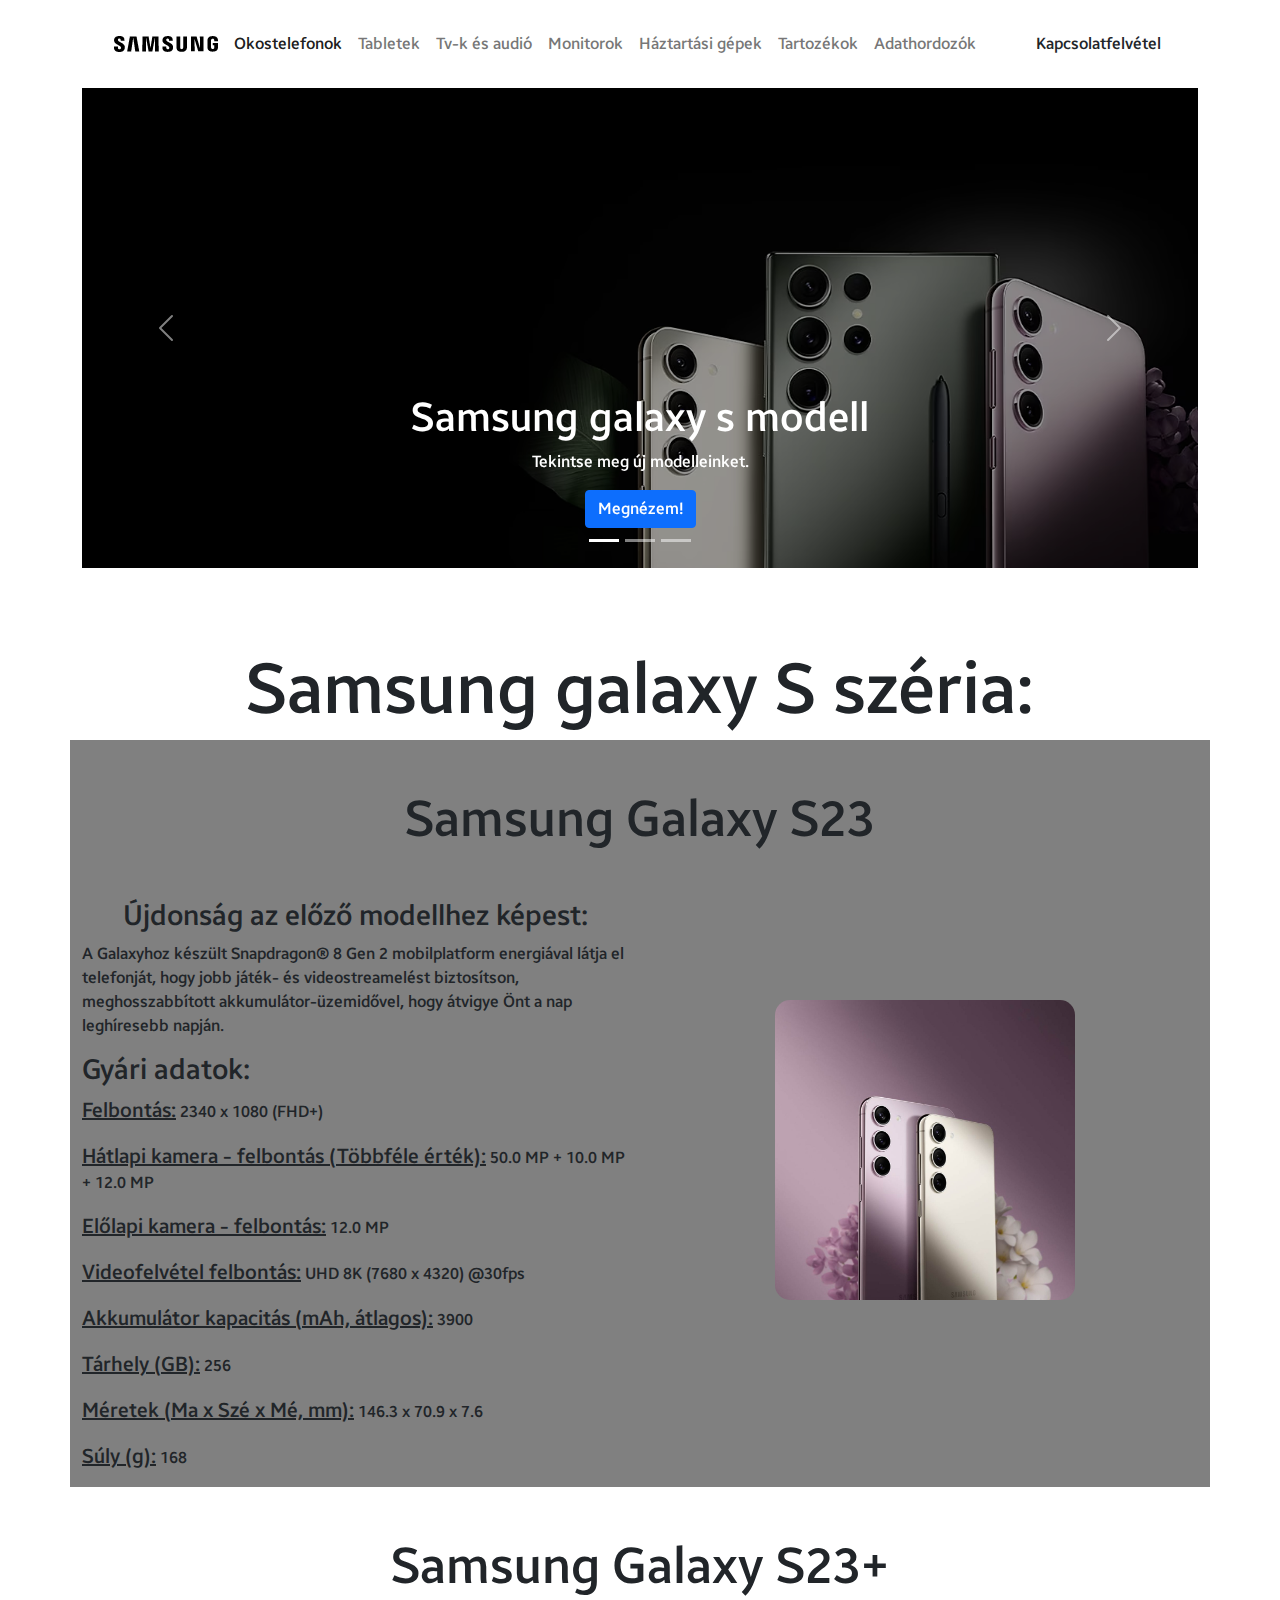
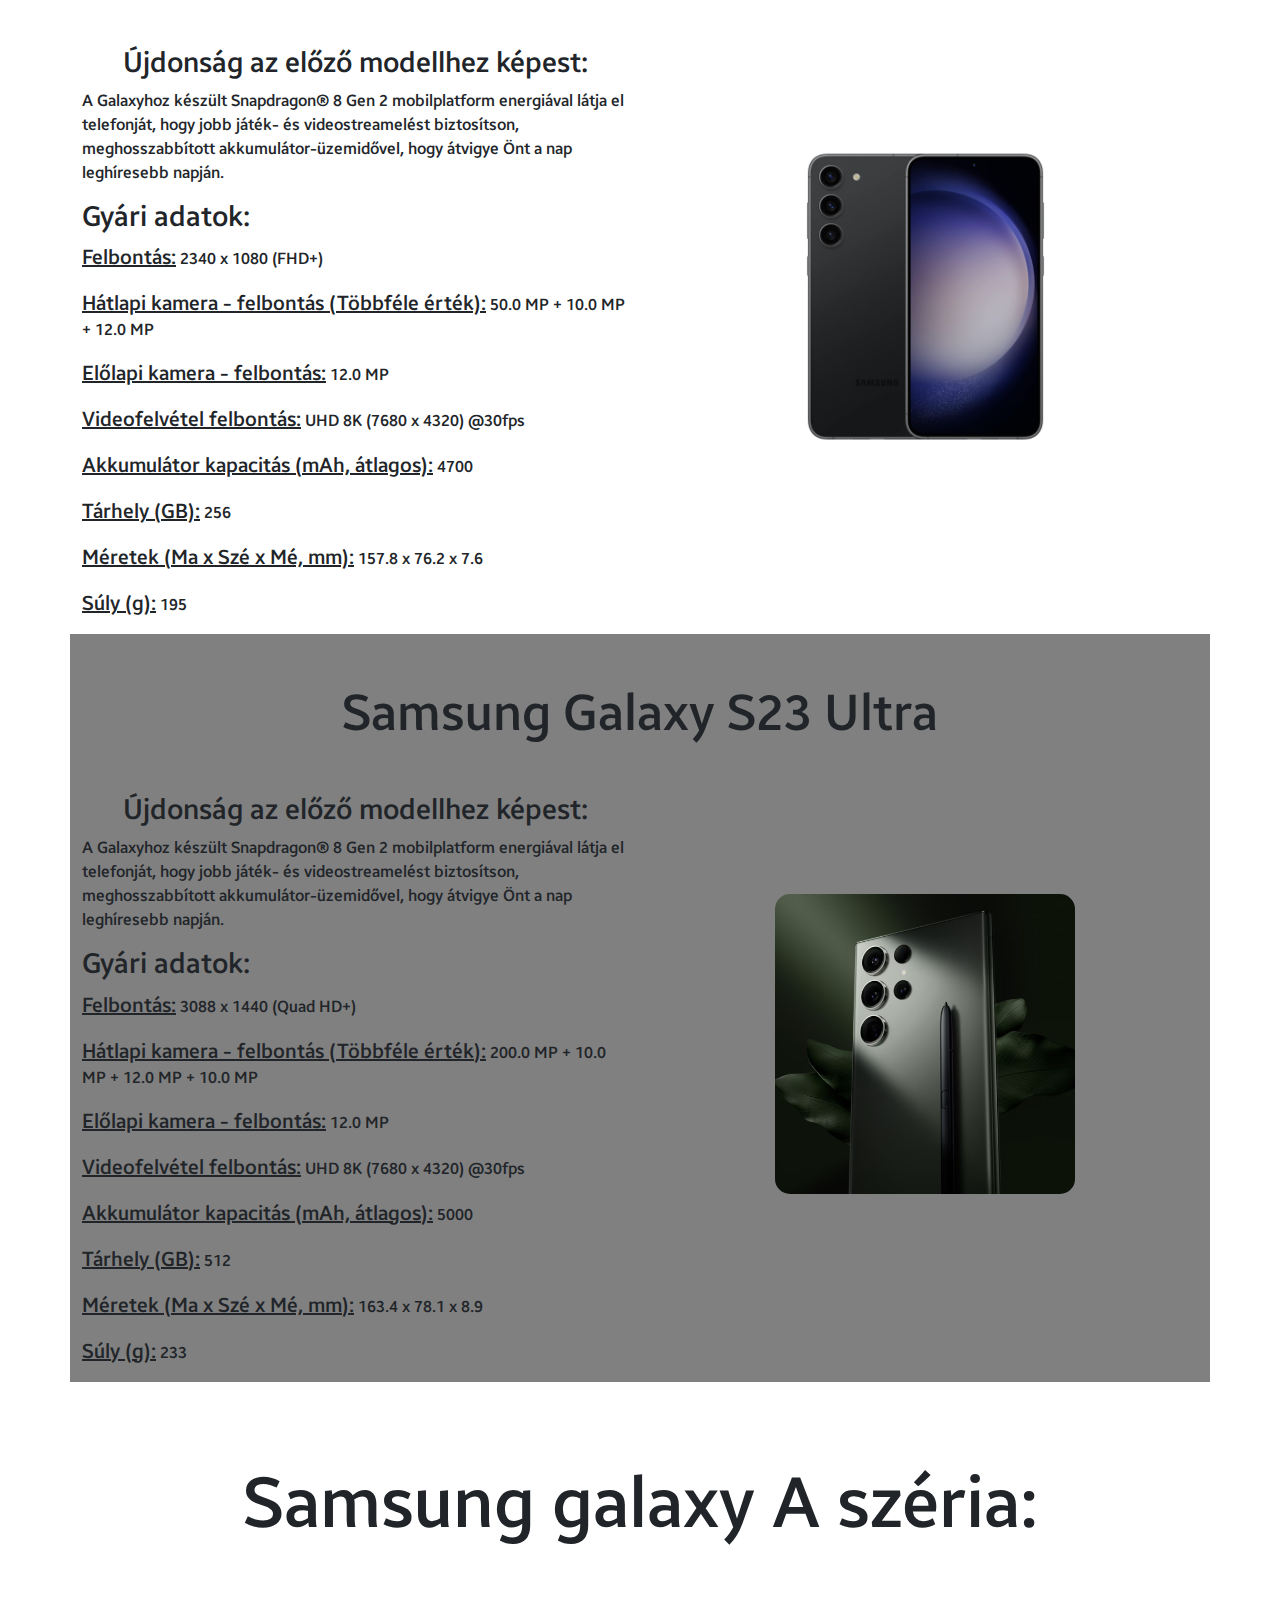
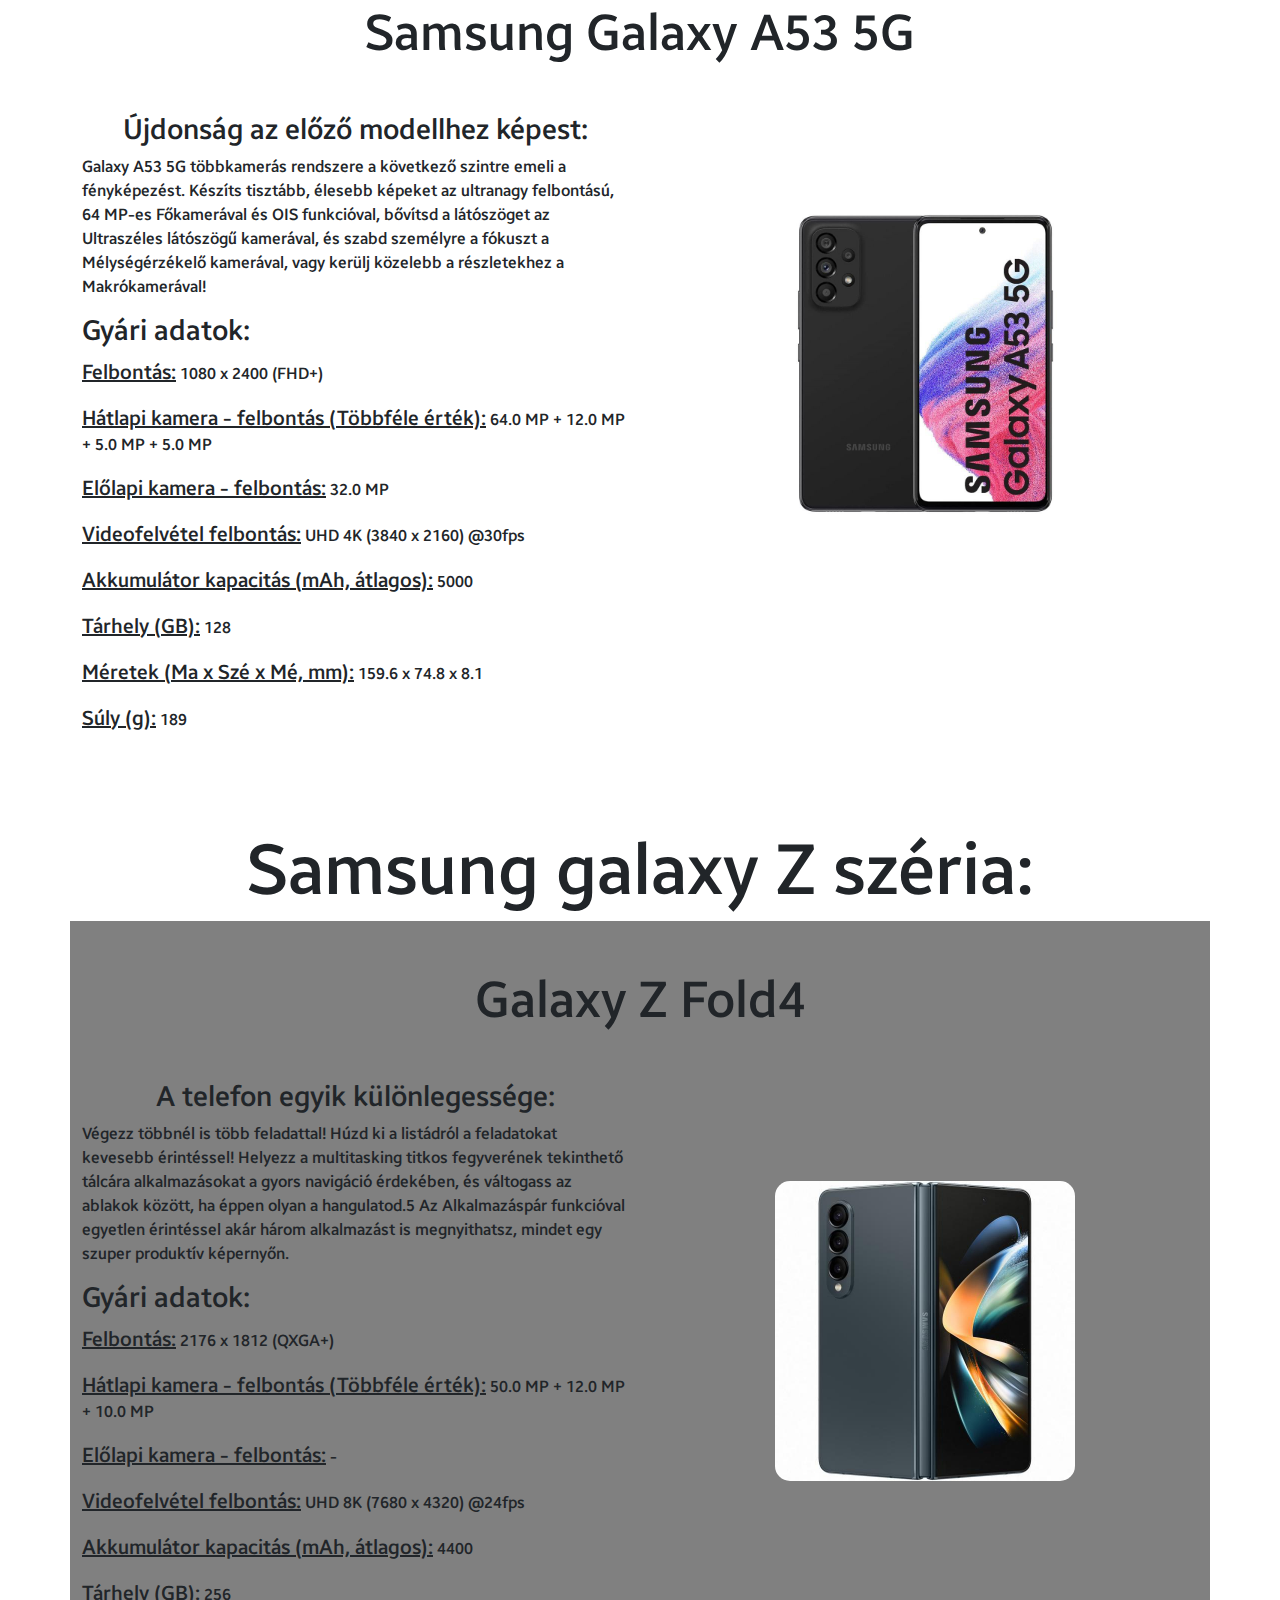
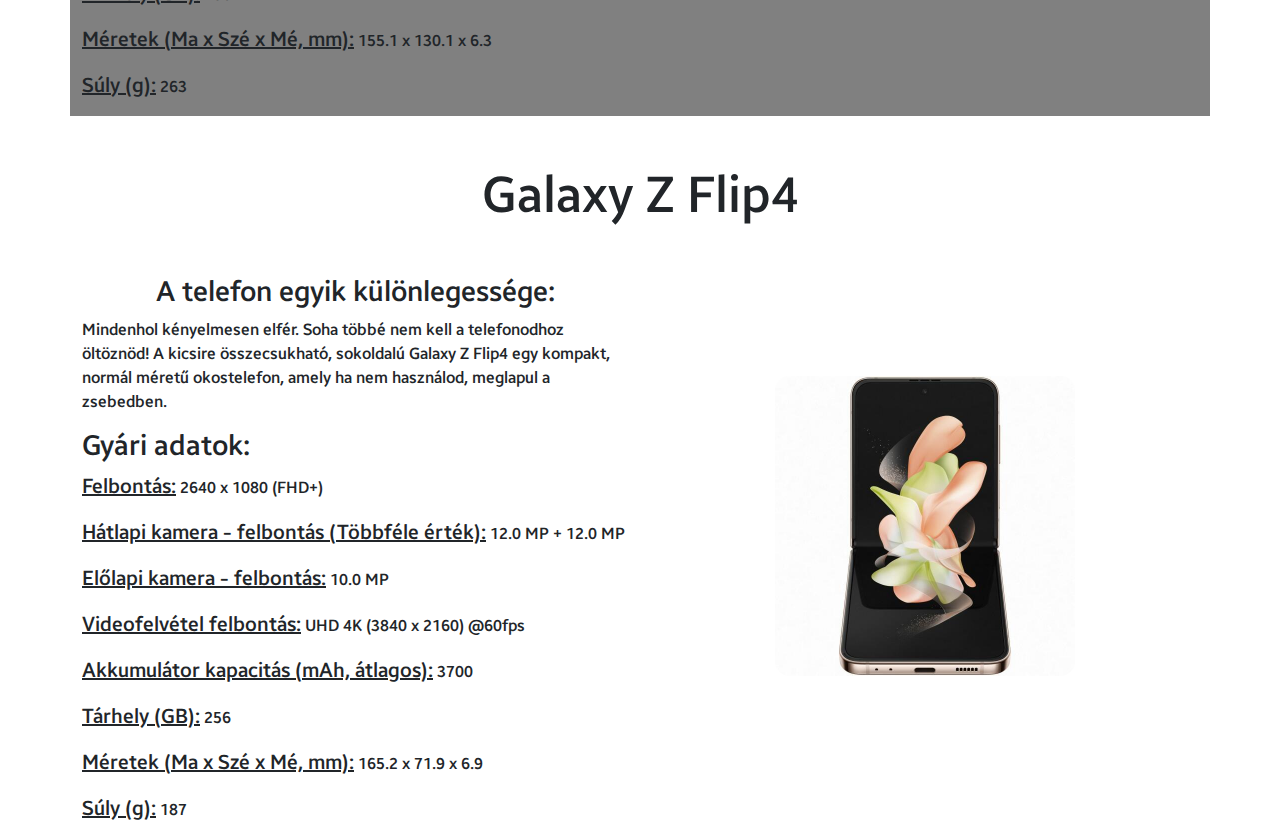
<file: mobil.html>
<!DOCTYPE html>
<html lang="hu">
<head>
    <meta charset="UTF-8">
    <meta http-equiv="X-UA-Compatible" content="IE=edge">
    <meta name="viewport" content="width=device-width, initial-scale=1.0">
    <title>Okostelefonok</title>
    <link rel="icon" href="files/Samsung_Favicon.png">
    <link rel="stylesheet" href="files/bootstrap.min.css">
    <link rel="stylesheet" href="style.css">
</head>
<body>
    <!-- navbar -->
    <nav class="container navbar navbar-expand-lg navbar-light bg-white p-4">
      <div class="container-fluid">
          <a href="index.html"><img src="files/oldal_logo.png" class="float-start pb-1"
              style="padding-top: 4px"></a>
          <button class="navbar-toggler" type="button" data-bs-toggle="collapse" data-bs-target="#navbarSupportedContent" aria-controls="navbarSupportedContent" aria-expanded="false" aria-label="Toggle navigation">
              <span class="navbar-toggler-icon"></span>
          </button>
          <div class="collapse navbar-collapse" id="navbarSupportedContent">
              <ul class="navbar-nav me-auto mb-2 mb-lg-0">
              <li class="nav-item">
                  <a class="nav-link active" href="mobil.html">Okostelefonok</a>
              </li>
              <li class="nav-item">
                  <a class="nav-link" href="tabletek.html">Tabletek</a>
              </li>
              <li class="nav-item">
                  <a class="nav-link" href="tv.html">Tv-k és audió</a>
              </li>
              <li class="nav-item">
                  <a class="nav-link" href="monitorok.html">Monitorok</a>
              </li>
              <li class="nav-item">
                  <a class="nav-link" href="haztartas.html">Háztartási gépek</a>
              </li>
              <li class="nav-item">
                  <a class="nav-link" href="tartozekok.html">Tartozékok</a>
              </li>
              <li class="nav-item">
                <a class="nav-link" href="adathordozok.html">Adathordozók</a>
            </li>
              </ul>
              <!-- Button trigger modal -->
              <button type="button" class="btn" data-bs-toggle="modal" data-bs-target="#exampleModal">
                  Kapcsolatfelvétel
              </button>
              
              <!-- Modal -->
              <div class="modal fade" id="exampleModal" tabindex="-1" aria-labelledby="exampleModalLabel" aria-hidden="true">
                  <div class="modal-dialog modal-dialog-scrollable">
                  <div class="modal-content">
                      <div class="modal-header">
                      <h5 class="modal-title" id="exampleModalLabel">Ügyfélszolgálat</h5>
                      <button type="button" class="btn-close" data-bs-dismiss="modal" aria-label="Close"></button>
                      </div>
                      <div class="modal-body">
                      <div class="form">
                          <form action="post">
                              <div class="field-holder">
                                  <input class="ms-3 me-4 mb-3" type="text" id="fname" required>
                                  <label for="fname">Vezetéknév</label>
                              </div>
                              <div class="field-holder">
                                  <input class="ms-3 me-3 mb-3" type="text" id="kname" required>
                                  <label for="kname">Keresztnév</label>
                              </div>
                              <div class="field-holder">
                                  <input class="ms-3 me-4 mb-3" type="e-mail" id="e-mail">
                                  <label for="e-mail">E-mail</label>
                              </div>
                              <div class="field-holder">
                                  <input class="ms-3 me-3 mb-3" type="phone" id="phone" required>
                                  <label for="phone">Telefon</label>
                              </div>
                              <p>Termékérdeklődés:</p>
                              <div class="row ps-1 text-center">
                                  <div class="col-6">
                                      <input type="radio" id="mobil" name="fav_language" value="mobil">
                                      <label for="mobil">Mobil</label>
                                      <br>
                                      <input type="radio" id="kijelzo" name="fav_language" value="kijelzo">
                                      <label for="kijelzo">Kijelzők</label>
                                      <br>
                                      <input type="radio" id="klima" name="fav_language" value="klima">
                                      <label for="klima">Klíma</label>
                                  </div>
                                  <div class="col-6 pb-3">
                                      <input type="radio" id="szamitastechnika" name="fav_language" value="szamitastechnika">
                                      <label for="szamitastechnika">Számítástechnika</label>
                                      <br>
                                      <input type="radio" id="haztartasigep" name="fav_language" value="haztartasigep">
                                      <label for="haztartasigep">Háztartási gépek</label>
                                      <br>
                                      <input type="radio" id="memoria" name="fav_language" value="memoria">
                                      <label for="memoria">Memória</label>
                                  </div>
                              </div>
                              <div class="field-holder">
                                  <input class="ms-3 me-4 mb-3" type="e-mail" id="ir" required>
                                  <label for="ir">Irányítószám</label>
                              </div>
                              <div class="field-holder">
                                  <input class="ms-3 me-3 mb-3" type="phone" id="va" required>
                                  <label for="va">Város</label>
                              </div>
                              <div class="ps-4">
                                  <textarea cols="46" rows="5" placeholder="Üzenet"></textarea>
                              </div>
                          </form>
                      <div class="modal-footer">
                      <button type="button" class="btn btn-primary" id="s"  onclick="myFunction()">Jóváhagyás</button>
                      </div>
                  </div>
                  </div>
              </div>
          </div>
      </div>
  </nav>
<!-- okostelefonfo -->
<div class="container okostelefonfo">
  <!-- <h1 class="foszvg">Okostelefonok</h1> -->
      <div class="row">
          <div class="col">
              <div id="carouselExample" class="carousel slide">
                  <div class="carousel-indicators">
                      <button type="button" data-bs-target="#carouselExampleIndicators" data-bs-slide-to="0" class="active" aria-current="true" aria-label="Slide 1"></button>
                      <button type="button" data-bs-target="#carouselExampleIndicators" data-bs-slide-to="1" aria-label="Slide 2"></button>
                      <button type="button" data-bs-target="#carouselExampleIndicators" data-bs-slide-to="2" aria-label="Slide 3"></button>
                    </div>
                  <div class="carousel-inner">
                    <div class="carousel-item active c-item">
                      <img src="files/photos/galaxys.jpg" class="d-block w-100 c-img" alt="Első carousel kép">
                      <div style="color: white;" class="carousel-caption d-none d-md-block">
                        <h1 class="text-shadow">Samsung galaxy s modell</h1>
                        <p class="text-shadow">Tekintse meg új modelleinket.</p>
                        <a class="test" href="#smodell"><button class="btn btn-primary">Megnézem!</button></a>
                      </div>
                    </div>
                    <div class="carousel-item c-item">
                      <img src="files/photos/galaxya.jpg" class="d-block w-100 c-img" alt="Második carousel kép">
                      <div style="color: white;" class="carousel-caption d-none d-md-block">
                        <h1 class="text-shadow">Samsung galaxy a modell</h1>
                        <p class="text-shadow">Tekintse meg új modelleinket.</p>
                        <a href="#amodell">
                        <button class="btn btn-primary">Megnézem!</button>
                        </a>
                      </div>
                    </div>
                    <div class="carousel-item c-item">
                      <img src="files/photos/galaxyz.jpg" class="d-block w-100 c-img" alt="Harmadik carousel kép">
                      <div style="color: white;" class="carousel-caption d-none d-md-block">
                        <h1 class="text-shadow">Samsung galaxy z modell</h1>
                        <p class="text-shadow">Tekintse meg új modelleinket.</p>
                        <a href="#zmodell">
                        <button class="btn btn-primary">Megnézem!</button>
                        </a>
                      </div>
                    </div>
                  </div>
                  <button class="carousel-control-prev" type="button" data-bs-target="#carouselExample" data-bs-slide="prev">
                    <span class="carousel-control-prev-icon" aria-hidden="true"></span>
                    <span class="visually-hidden">Previous</span>
                  </button>
                  <button class="carousel-control-next" type="button" data-bs-target="#carouselExample" data-bs-slide="next">
                    <span class="carousel-control-next-icon" aria-hidden="true"></span>
                    <span class="visually-hidden">Next</span>
                  </button>
                </div>
          </div>
      </div>
  </div>
  <!-- okostelefonfo -->
    <!-- tartalom -->
    <div class="container">
      <div>
        <h1 id="smodell" class="kozepre szeria">Samsung galaxy S széria:</h1>
      </div>
    <!-- s23 -->
        <div class="row hatter">
          <h2 class="focim">Samsung Galaxy S23</h2>
          <div class="col-xl-6 col-lg-6 col-md-6 col-xs-12">
            <h3 class="ujcim">Újdonság az előző modellhez képest:</h3>
            <p>
              A Galaxyhoz készült Snapdragon® 8 Gen 2 mobilplatform energiával látja el telefonját, hogy jobb játék- és videostreamelést biztosítson, meghosszabbított akkumulátor-üzemidővel, hogy átvigye Önt a nap leghíresebb napján.
            </p>
            <h3 class="gyaricim">Gyári adatok:</h3>
            <p>
              <span class="adatok">Felbontás:</span> 2340 x 1080 (FHD+)
            </p>
            <p>
              <span class="adatok">Hátlapi kamera - felbontás (Többféle érték):</span> 50.0 MP + 10.0 MP + 12.0 MP
            </p>
            <p>
              <span class="adatok">Előlapi kamera - felbontás:</span> 12.0 MP
            </p>
            <p>
              <span class="adatok">Videofelvétel felbontás:</span> UHD 8K (7680 x 4320) @30fps
            </p>
            <p>
              <span class="adatok">Akkumulátor kapacitás (mAh, átlagos):</span> 3900
            </p>
            <p>
              <span class="adatok">Tárhely (GB):</span> 256 
            </p>
            <p>
              <span class="adatok">Méretek (Ma x Szé x Mé, mm):</span> 146.3 x 70.9 x 7.6
            </p>
            <p>
              <span class="adatok">Súly (g):</span> 168
            </p>
          </div>
          <div class="col-xl-6 col-lg-6 col-md-6 col-xs-12">
            <a target="_blank" href="https://www.samsung.com/hu/smartphones/galaxy-s23/buy/">
              <img class="okostelefonokkiskep" src="files/photos/s23.jpg" alt="Samsung galaxy s23 kép" title="Samsung galaxy s23">
            </a>
          </div>
        </div>
    <!-- s23 -->
    <!-- s23+ -->
    <div class="row">
      <h2 id="smodell" class="focim">Samsung Galaxy S23+</h2>
      <div class="col-xl-6 col-lg-6 col-md-6 col-xs-12">
        <h3 class="ujcim">Újdonság az előző modellhez képest:</h3>
        <p>
          A Galaxyhoz készült Snapdragon® 8 Gen 2 mobilplatform energiával látja el telefonját, hogy jobb játék- és videostreamelést biztosítson, meghosszabbított akkumulátor-üzemidővel, hogy átvigye Önt a nap leghíresebb napján.
        </p>
        <h3 class="gyaricim">Gyári adatok:</h3>
        <p>
          <span class="adatok">Felbontás:</span> 2340 x 1080 (FHD+)
        </p>
        <p>
          <span class="adatok">Hátlapi kamera - felbontás (Többféle érték):</span> 50.0 MP + 10.0 MP + 12.0 MP
        </p>
        <p>
          <span class="adatok">Előlapi kamera - felbontás:</span> 12.0 MP
        </p>
        <p>
          <span class="adatok">Videofelvétel felbontás:</span> UHD 8K (7680 x 4320) @30fps
        </p>
        <p>
          <span class="adatok">Akkumulátor kapacitás (mAh, átlagos):</span> 4700
        </p>
        <p>
          <span class="adatok">Tárhely (GB):</span> 256
        </p>
        <p>
          <span class="adatok">Méretek (Ma x Szé x Mé, mm):</span> 157.8 x 76.2 x 7.6
        </p>
        <p>
          <span class="adatok">Súly (g):</span> 195
        </p>
      </div>
      <div class="col-xl-6 col-lg-6 col-md-6 col-xs-12">
        <a target="_blank" href="https://www.samsung.com/hu/smartphones/galaxy-s23/buy/">
          <img class="okostelefonokkiskep" src="files/photos/s23+.jpg" alt="Samsung galaxy s23+ kép" title="Samsung galaxy s23+">
        </a>
      </div>
    </div>
    <!-- s23+ -->
    <!-- s23 Ultra -->
    <div class="row hatter">
      <h2 id="smodell" class="focim">Samsung Galaxy S23 Ultra</h2>
      <div class="col-xl-6 col-lg-6 col-md-6 col-xs-12">
        <h3 class="ujcim">Újdonság az előző modellhez képest:</h3>
        <p>
          A Galaxyhoz készült Snapdragon® 8 Gen 2 mobilplatform energiával látja el telefonját, hogy jobb játék- és videostreamelést biztosítson, meghosszabbított akkumulátor-üzemidővel, hogy átvigye Önt a nap leghíresebb napján.
        </p>
        <h3 class="gyaricim">Gyári adatok:</h3>
        <p>
          <span class="adatok">Felbontás:</span> 3088 x 1440 (Quad HD+)
        </p>
        <p>
          <span class="adatok">Hátlapi kamera - felbontás (Többféle érték):</span> 200.0 MP + 10.0 MP + 12.0 MP + 10.0 MP
        </p>
        <p>
          <span class="adatok">Előlapi kamera - felbontás:</span> 12.0 MP
        </p>
        <p>
          <span class="adatok">Videofelvétel felbontás:</span> UHD 8K (7680 x 4320) @30fps
        </p>
        <p>
          <span class="adatok">Akkumulátor kapacitás (mAh, átlagos):</span> 5000
        </p>
        <p>
          <span class="adatok">Tárhely (GB):</span> 512
        </p>
        <p>
          <span class="adatok">Méretek (Ma x Szé x Mé, mm):</span> 163.4 x 78.1 x 8.9
        </p>
        <p>
          <span class="adatok">Súly (g):</span> 233
        </p>
      </div>
      <div class="col-xl-6 col-lg-6 col-md-6 col-xs-12">
        <a target="_blank" href="https://www.samsung.com/hu/smartphones/galaxy-s23-ultra/buy/">
          <img class="okostelefonokkiskep" src="files/photos/s23Ultrajo.jpg" alt="Samsung galaxy s23 Ultra kép" title="Samsung galaxy s23 Ultra">
        </a>
      </div>
    </div>
    <!-- s23 Ultra -->
    <div>
      <h1 id="amodell" class="kozepre szeria">Samsung galaxy A széria:</h1>
    </div>
    <!-- Galaxy A53 5G -->
    <div class="row">
      <h2 id="smodell" class="focim">Samsung Galaxy A53 5G</h2>
      <div class="col-xl-6 col-lg-6 col-md-6 col-xs-12">
        <h3 class="ujcim">Újdonság az előző modellhez képest:</h3>
        <p>
          Galaxy A53 5G többkamerás rendszere a következő szintre emeli a fényképezést. Készíts tisztább, élesebb képeket az ultranagy felbontású, 64 MP-es Főkamerával és OIS funkcióval, bővítsd a látószöget az Ultraszéles látószögű kamerával, és szabd személyre a fókuszt a Mélységérzékelő kamerával, vagy kerülj közelebb a részletekhez a Makrókamerával!
        </p>
        <h3 class="gyaricim">Gyári adatok:</h3>
        <p>
          <span class="adatok">Felbontás:</span> 1080 x 2400 (FHD+)
        </p>
        <p>
          <span class="adatok">Hátlapi kamera - felbontás (Többféle érték):</span> 64.0 MP + 12.0 MP + 5.0 MP + 5.0 MP
        </p>
        <p>
          <span class="adatok">Előlapi kamera - felbontás:</span> 32.0 MP
        </p>
        <p>
          <span class="adatok">Videofelvétel felbontás:</span> UHD 4K (3840 x 2160) @30fps
        </p>
        <p>
          <span class="adatok">Akkumulátor kapacitás (mAh, átlagos):</span> 5000
        </p>
        <p>
          <span class="adatok">Tárhely (GB):</span> 128
        </p>
        <p>
          <span class="adatok">Méretek (Ma x Szé x Mé, mm):</span> 159.6 x 74.8 x 8.1
        </p>
        <p>
          <span class="adatok">Súly (g):</span> 189
        </p>
      </div>
      <div class="col-xl-6 col-lg-6 col-md-6 col-xs-12">
        <a target="_blank" href="https://www.samsung.com/hu/smartphones/galaxy-a/galaxy-a53-5g-awesome-blue-128gb-sm-a536blbneue/">
          <img class="okostelefonokkiskep" src="files/photos/a535g.jpg" alt="Samsung Galaxy A53 5G" title="Samsung Galaxy A53 5G">
        </a>
      </div>
    </div>
    <!-- Galaxy A53 5G -->
    <div>
      <h1 id="zmodell" class="kozepre szeria">Samsung galaxy Z széria:</h1>
    </div>
    <!-- Galaxy Z Fold4 -->
    <div class="row hatter">
      <h2 id="smodell" class="focim">Galaxy Z Fold4</h2>
      <div class="col-xl-6 col-lg-6 col-md-6 col-xs-12">
        <h3 class="ujcim">A telefon egyik különlegessége:</h3>
        <p>
          Végezz többnél is több feladattal!
          Húzd ki a listádról a feladatokat kevesebb érintéssel! Helyezz a multitasking titkos fegyverének tekinthető tálcára alkalmazásokat a gyors navigáció érdekében, és váltogass az ablakok között, ha éppen olyan a hangulatod.5 Az Alkalmazáspár funkcióval egyetlen érintéssel akár három alkalmazást is megnyithatsz, mindet egy szuper produktív képernyőn.
        </p>
        <h3 class="gyaricim">Gyári adatok:</h3>
        <p>
          <span class="adatok">Felbontás:</span> 2176 x 1812 (QXGA+)
        </p>
        <p>
          <span class="adatok">Hátlapi kamera - felbontás (Többféle érték):</span> 50.0 MP + 12.0 MP + 10.0 MP
        </p>
        <p>
          <span class="adatok">Előlapi kamera - felbontás:</span> -
        </p>
        <p>
          <span class="adatok">Videofelvétel felbontás:</span> UHD 8K (7680 x 4320) @24fps
        </p>
        <p>
          <span class="adatok">Akkumulátor kapacitás (mAh, átlagos):</span> 4400
        </p>
        <p>
          <span class="adatok">Tárhely (GB):</span> 256
        </p>
        <p>
          <span class="adatok">Méretek (Ma x Szé x Mé, mm):</span> 155.1 x 130.1 x 6.3
        </p>
        <p>
          <span class="adatok">Súly (g):</span> 263
        </p>
      </div>
      <div class="col-xl-6 col-lg-6 col-md-6 col-xs-12">
        <a target="_blank" href="https://www.samsung.com/hu/smartphones/galaxy-z-fold4/buy/">
          <img class="okostelefonokkiskep" src="files/photos/zfold.jpg" alt="Samsung galaxy Z Fold4 kép" title="Samsung galaxy Z Fold4">
        </a>
      </div>
    </div>
    <!-- Galaxy Z Fold4 -->
    <!-- Galaxy Z Flip4 -->
    <div class="row">
      <h2 id="smodell" class="focim">Galaxy Z Flip4</h2>
      <div class="col-xl-6 col-lg-6 col-md-6 col-xs-12">
        <h3 class="ujcim">A telefon egyik különlegessége:</h3>
        <p>
          Mindenhol kényelmesen elfér.
          Soha többé nem kell a telefonodhoz öltöznöd! A kicsire összecsukható, sokoldalú Galaxy Z Flip4 egy kompakt, normál méretű okostelefon, amely ha nem használod, meglapul a zsebedben.
        </p>
        <h3 class="gyaricim">Gyári adatok:</h3>
        <p>
          <span class="adatok">Felbontás:</span> 2640 x 1080 (FHD+)
        </p>
        <p>
          <span class="adatok">Hátlapi kamera - felbontás (Többféle érték):</span> 12.0 MP + 12.0 MP
        </p>
        <p>
          <span class="adatok">Előlapi kamera - felbontás:</span> 10.0 MP
        </p>
        <p>
          <span class="adatok">Videofelvétel felbontás:</span> UHD 4K (3840 x 2160) @60fps
        </p>
        <p>
          <span class="adatok">Akkumulátor kapacitás (mAh, átlagos):</span> 3700
        </p>
        <p>
          <span class="adatok">Tárhely (GB):</span> 256
        </p>
        <p>
          <span class="adatok">Méretek (Ma x Szé x Mé, mm):</span> 165.2 x 71.9 x 6.9
        </p>
        <p>
          <span class="adatok">Súly (g):</span> 187
        </p>
      </div>
      <div class="col-xl-6 col-lg-6 col-md-6 col-xs-12">
        <a target="_blank" href="https://www.samsung.com/hu/smartphones/galaxy-z-flip4/buy/">
          <img class="okostelefonokkiskep" src="files/photos/zflip.jpg" alt="Samsung galaxy Z Flip4" title="Samsung galaxy Z Flip4">
        </a>
      </div>
    </div>
    <!-- Galaxy Z Flip4 -->
    </div>
    <!-- tartalom -->
    <script src="files/bootstrap.bundle.min.js">

    </script>
</body>
</html>
</file>
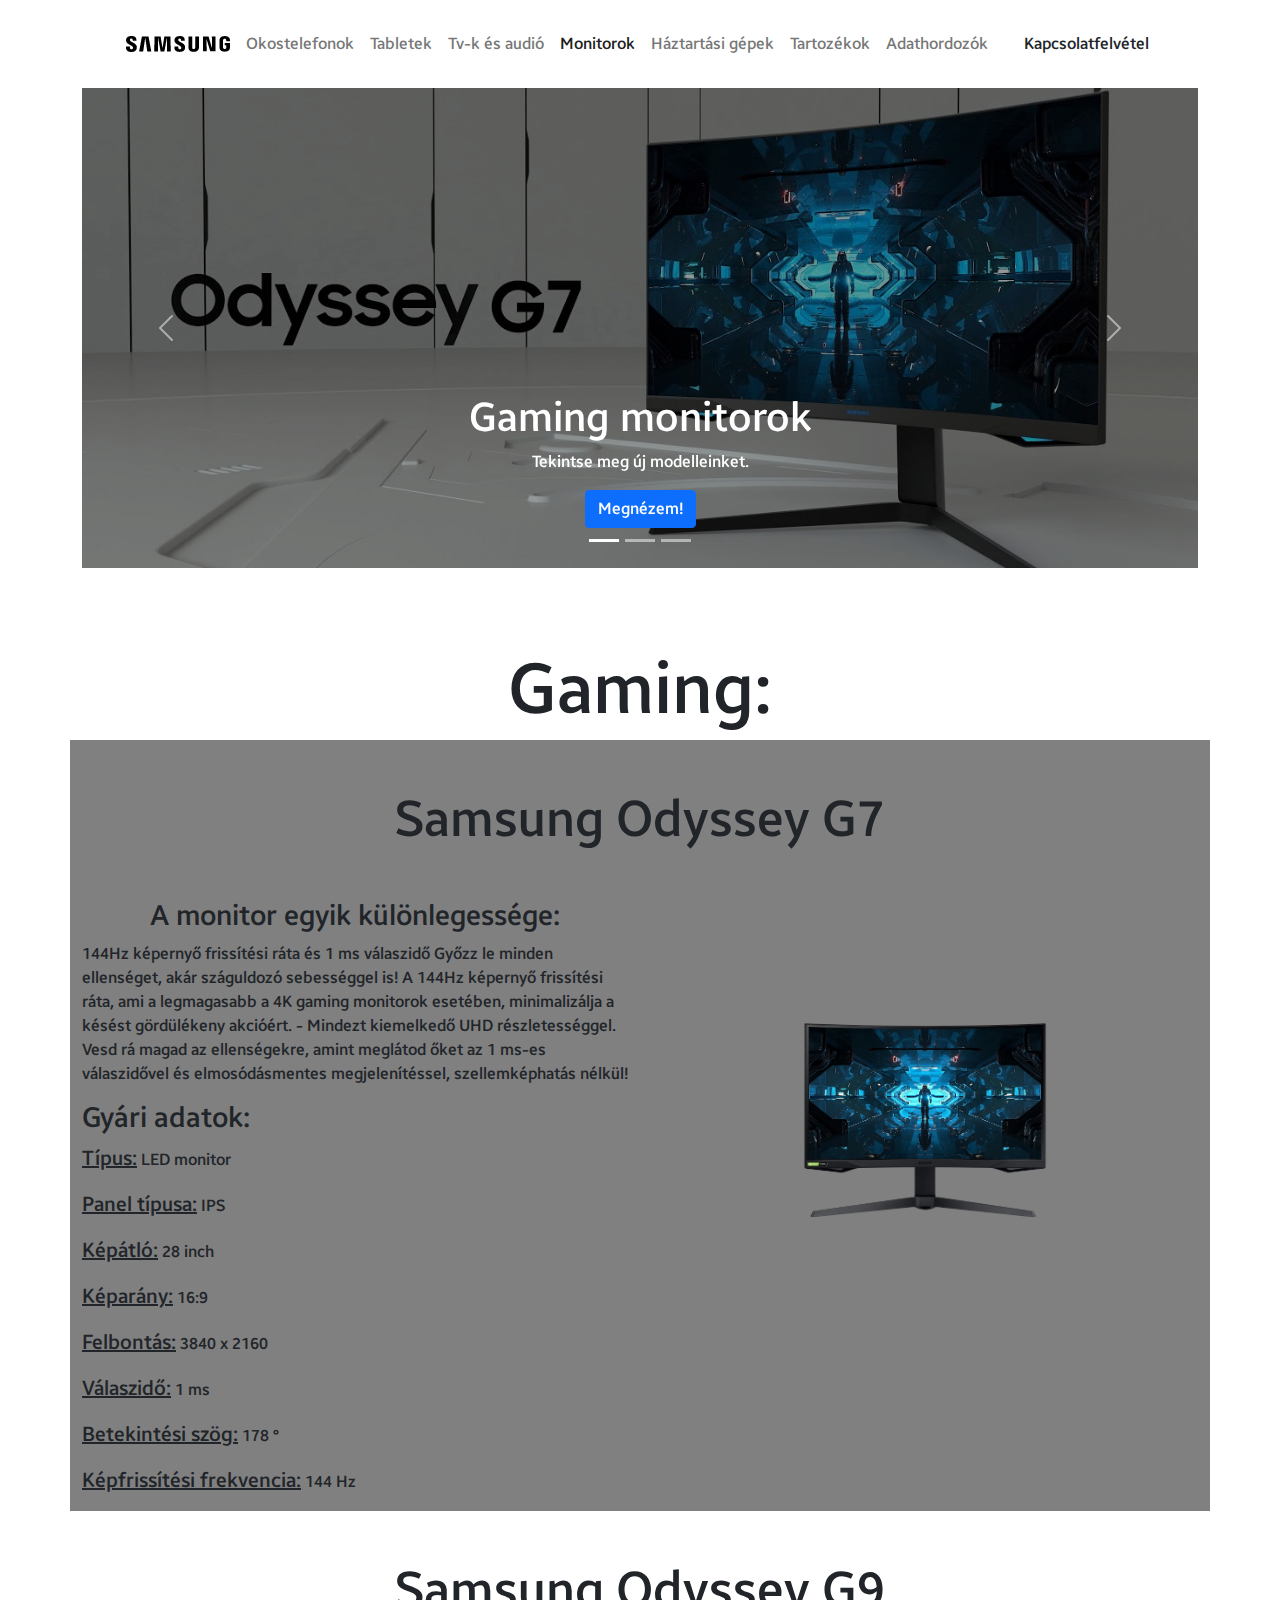
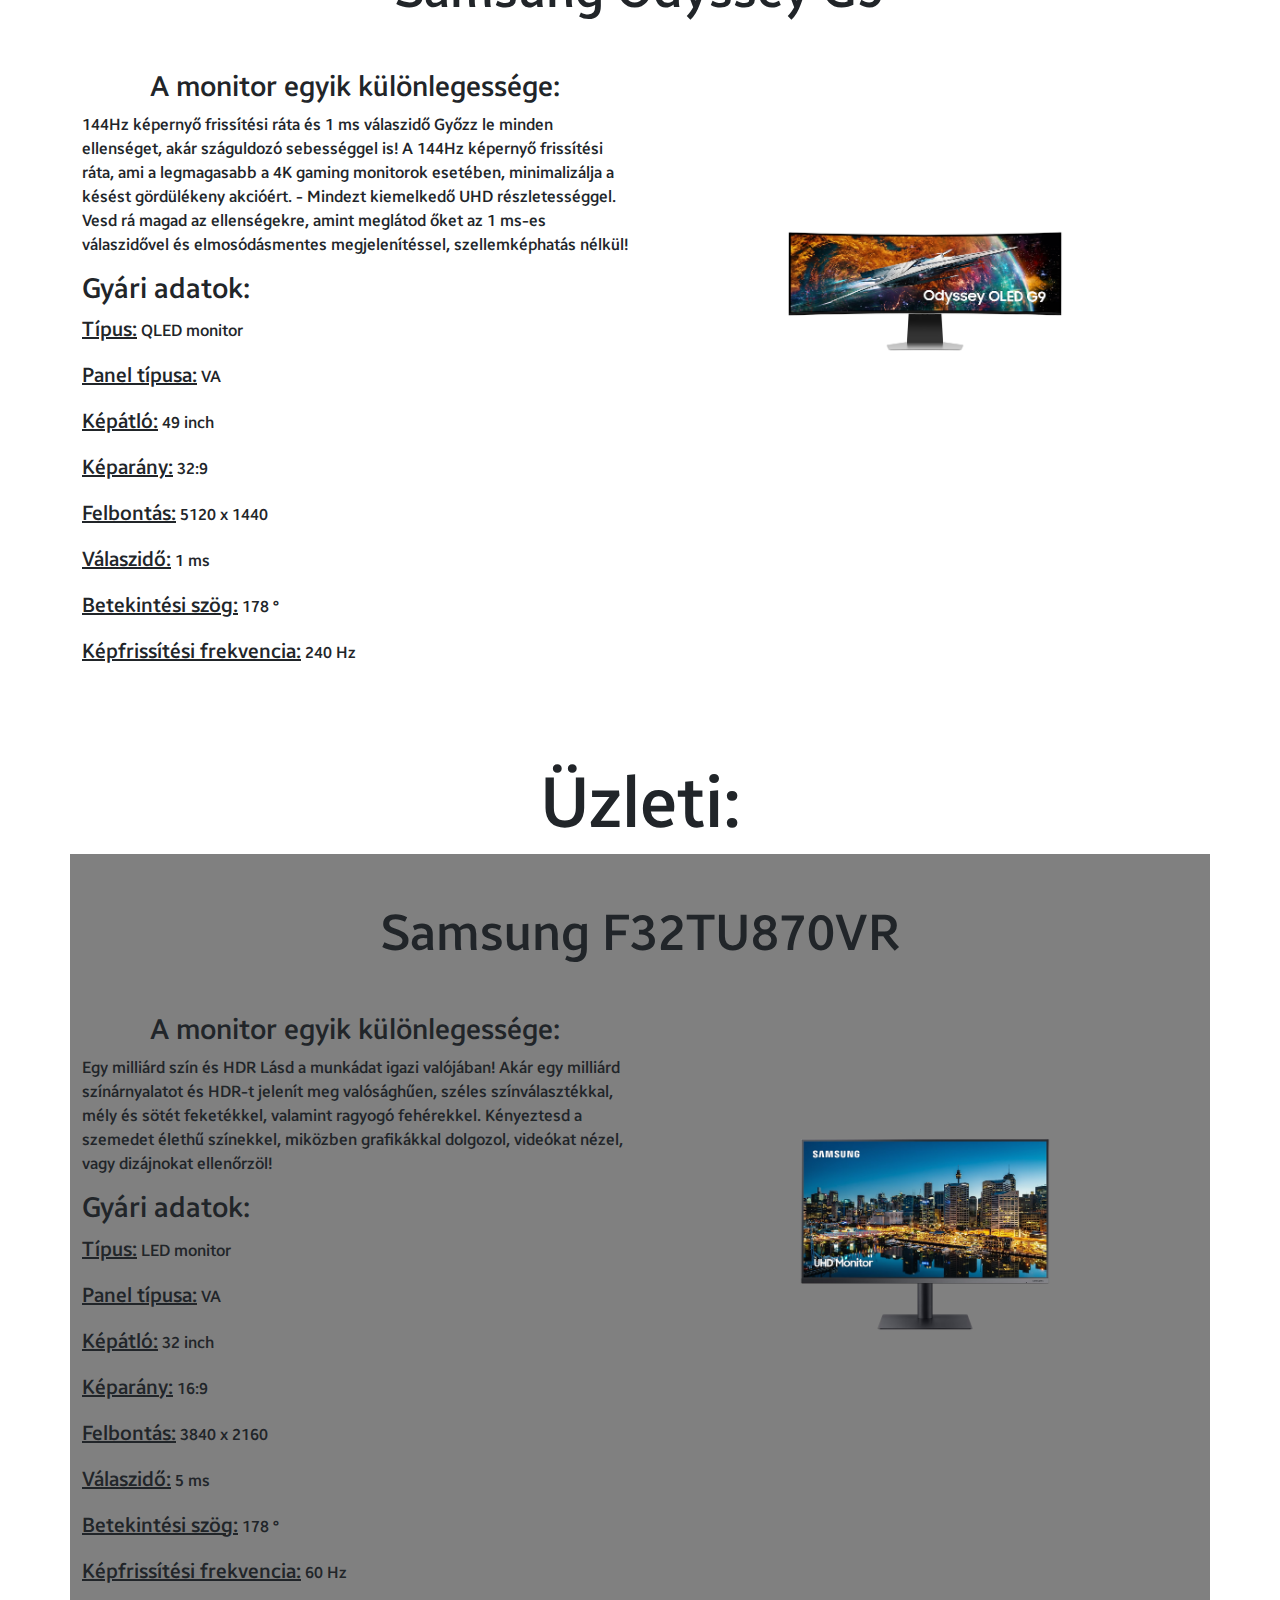
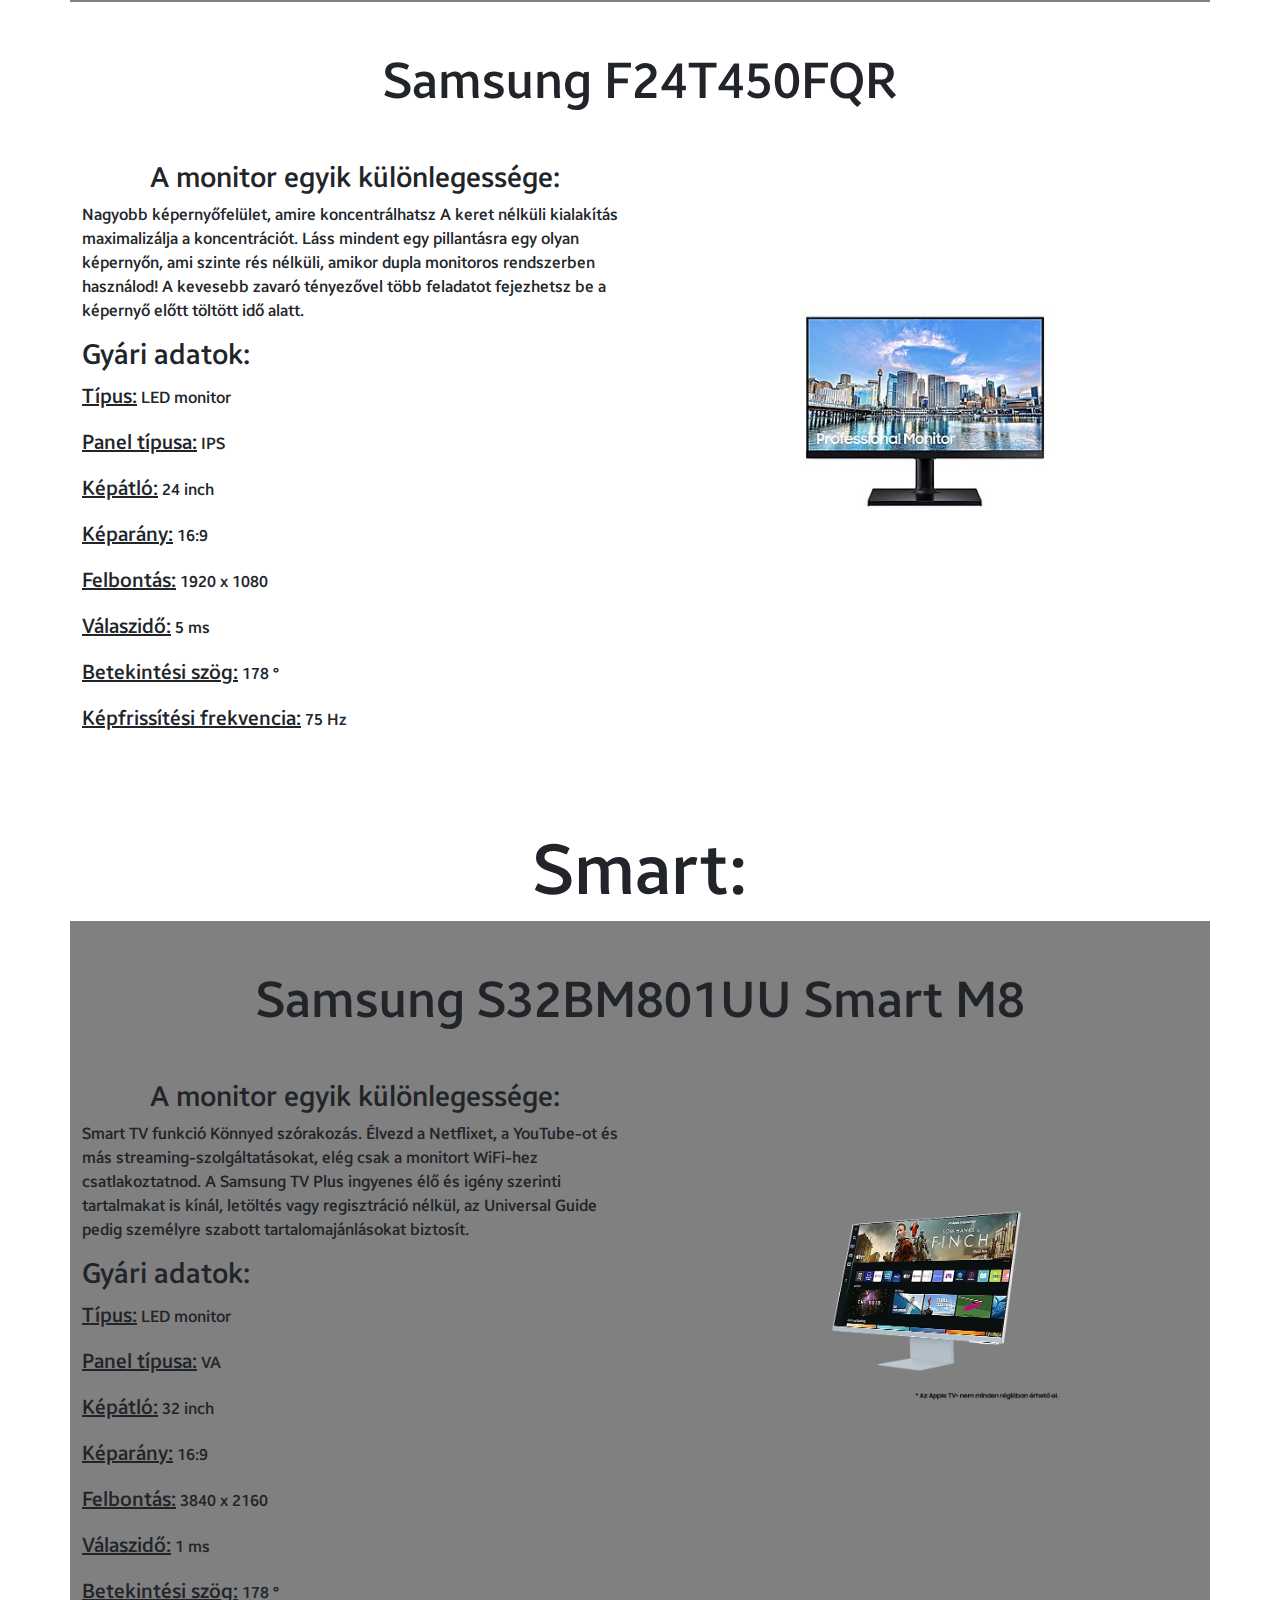
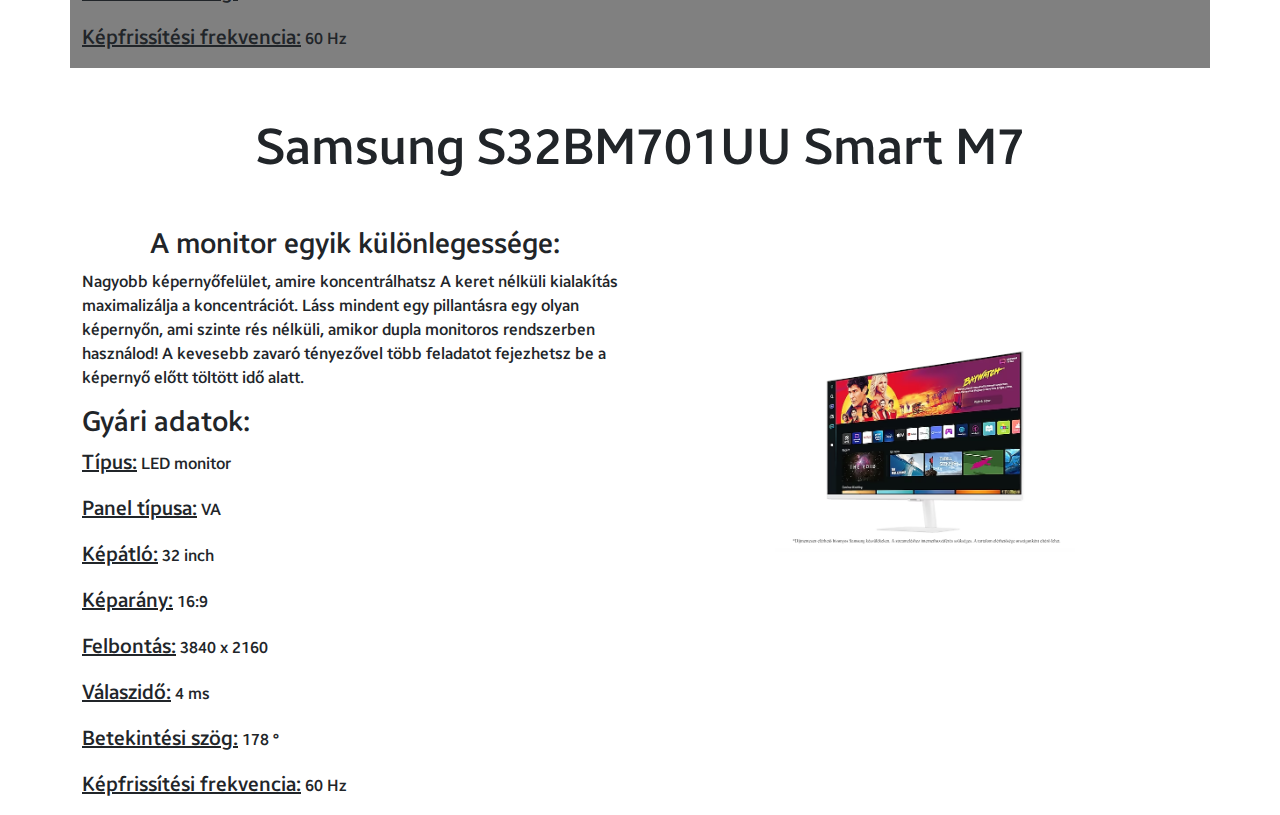
<file: monitorok.html>
<!DOCTYPE html>
<html lang="hu">
<head>
    <meta charset="UTF-8">
    <meta http-equiv="X-UA-Compatible" content="IE=edge">
    <meta name="viewport" content="width=device-width, initial-scale=1.0">
    <title>Monitorok</title>
    <link rel="icon" href="files/Samsung_Favicon.png">
    <link rel="stylesheet" href="files/bootstrap.min.css">
    <link rel="stylesheet" href="style.css">
</head>
<body class="container">
    <!-- navbar -->
    <nav class="container navbar navbar-expand-lg navbar-light bg-white p-4">
      <div class="container-fluid">
          <a href="index.html"><img src="files/oldal_logo.png" class="float-start pb-1"
              style="padding-top: 4px"></a>
          <button class="navbar-toggler" type="button" data-bs-toggle="collapse" data-bs-target="#navbarSupportedContent" aria-controls="navbarSupportedContent" aria-expanded="false" aria-label="Toggle navigation">
              <span class="navbar-toggler-icon"></span>
          </button>
          <div class="collapse navbar-collapse" id="navbarSupportedContent">
              <ul class="navbar-nav me-auto mb-2 mb-lg-0">
              <li class="nav-item">
                  <a class="nav-link" href="mobil.html">Okostelefonok</a>
              </li>
              <li class="nav-item">
                  <a class="nav-link" href="tabletek.html">Tabletek</a>
              </li>
              <li class="nav-item">
                  <a class="nav-link" href="tv.html">Tv-k és audió</a>
              </li>
              <li class="nav-item">
                  <a class="nav-link active" href="monitorok.html">Monitorok</a>
              </li>
              <li class="nav-item">
                  <a class="nav-link" href="haztartas.html">Háztartási gépek</a>
              </li>
              <li class="nav-item">
                  <a class="nav-link" href="tartozekok.html">Tartozékok</a>
              </li>
              <li class="nav-item">
                  <a class="nav-link" href="adathordozok.html">Adathordozók</a>
              </li>
              </ul>
              <!-- Button trigger modal -->
              <button type="button" class="btn" data-bs-toggle="modal" data-bs-target="#exampleModal">
                  Kapcsolatfelvétel
              </button>
              
              <!-- Modal -->
              <div class="modal fade" id="exampleModal" tabindex="-1" aria-labelledby="exampleModalLabel" aria-hidden="true">
                  <div class="modal-dialog modal-dialog-scrollable">
                  <div class="modal-content">
                      <div class="modal-header">
                      <h5 class="modal-title" id="exampleModalLabel">Ügyfélszolgálat</h5>
                      <button type="button" class="btn-close" data-bs-dismiss="modal" aria-label="Close"></button>
                      </div>
                      <div class="modal-body">
                      <div class="form">
                          <form action="post">
                              <div class="field-holder">
                                  <input class="ms-3 me-4 mb-3" type="text" id="fname" required>
                                  <label for="fname">Vezetéknév</label>
                              </div>
                              <div class="field-holder">
                                  <input class="ms-3 me-3 mb-3" type="text" id="kname" required>
                                  <label for="kname">Keresztnév</label>
                              </div>
                              <div class="field-holder">
                                  <input class="ms-3 me-4 mb-3" type="e-mail" id="e-mail">
                                  <label for="e-mail">E-mail</label>
                              </div>
                              <div class="field-holder">
                                  <input class="ms-3 me-3 mb-3" type="phone" id="phone" required>
                                  <label for="phone">Telefon</label>
                              </div>
                              <p>Termékérdeklődés:</p>
                              <div class="row ps-1 text-center">
                                  <div class="col-6">
                                      <input type="radio" id="mobil" name="fav_language" value="mobil">
                                      <label for="mobil">Mobil</label>
                                      <br>
                                      <input type="radio" id="kijelzo" name="fav_language" value="kijelzo">
                                      <label for="kijelzo">Kijelzők</label>
                                      <br>
                                      <input type="radio" id="klima" name="fav_language" value="klima">
                                      <label for="klima">Klíma</label>
                                  </div>
                                  <div class="col-6 pb-3">
                                      <input type="radio" id="szamitastechnika" name="fav_language" value="szamitastechnika">
                                      <label for="szamitastechnika">Számítástechnika</label>
                                      <br>
                                      <input type="radio" id="haztartasigep" name="fav_language" value="haztartasigep">
                                      <label for="haztartasigep">Háztartási gépek</label>
                                      <br>
                                      <input type="radio" id="memoria" name="fav_language" value="memoria">
                                      <label for="memoria">Memória</label>
                                  </div>
                              </div>
                              <div class="field-holder">
                                  <input class="ms-3 me-4 mb-3" type="e-mail" id="ir" required>
                                  <label for="ir">Irányítószám</label>
                              </div>
                              <div class="field-holder">
                                  <input class="ms-3 me-3 mb-3" type="phone" id="va" required>
                                  <label for="va">Város</label>
                              </div>
                              <div class="ps-4">
                                  <textarea cols="46" rows="5" placeholder="Üzenet"></textarea>
                              </div>
                          </form>
                      <div class="modal-footer">
                      <button type="button" class="btn btn-primary" id="s"  onclick="myFunction()">Jóváhagyás</button>
                      </div>
                  </div>
                  </div>
              </div>
          </div>
      </div>
  </nav>
    <!-- navbar -->
    <!-- okostelefonfo -->
    <div class="row">
      <div class="col">
          <div id="carouselExample" class="carousel slide">
              <div class="carousel-indicators">
                  <button type="button" data-bs-target="#carouselExampleIndicators" data-bs-slide-to="0" class="active" aria-current="true" aria-label="Slide 1"></button>
                  <button type="button" data-bs-target="#carouselExampleIndicators" data-bs-slide-to="1" aria-label="Slide 2"></button>
                  <button type="button" data-bs-target="#carouselExampleIndicators" data-bs-slide-to="2" aria-label="Slide 3"></button>
                </div>
              <div class="carousel-inner">
                <div class="carousel-item active c-item">
                  <img src="files/photos/Odyssey_G72.jpg" class="d-block w-100 c-img" alt="Első carousel kép">
                  <div style="color: white;" class="carousel-caption d-none d-md-block">
                    <h1 class="text-shadow">Gaming monitorok</h1>
                    <p class="text-shadow">Tekintse meg új modelleinket.</p>
                    <a class="test" href="#gaming">
                      <button class="btn btn-primary">Megnézem!</button>
                    </a>
                  </div>
                </div>
                <div class="carousel-item c-item">
                  <img src="files/photos/monitorc2.jpg" class="d-block w-100 c-img" alt="Második carousel kép">
                  <div style="color: white;" class="carousel-caption d-none d-md-block">
                    <h1 class="text-shadow">Üzleti monitorok</h1>
                    <p class="text-shadow">Tekintse meg új modelleinket.</p>
                    <a href="#uzleti">
                      <button class="btn btn-primary">Megnézem!</button>
                    </a>
                  </div>
                </div>
                <div class="carousel-item c-item">
                  <img src="files/photos/monitorc34.jpg" class="d-block w-100 c-img" alt="Harmadik carousel kép">
                  <div style="color: white;" class="carousel-caption d-none d-md-block">
                    <h1 class="text-shadow">Smart monitorok</h1>
                    <p class="text-shadow">Tekintse meg új modelleinket.</p>
                    <a href="#smart">
                      <button class="btn btn-primary">Megnézem!</button>
                    </a>
                  </div>
                </div>
              </div>
              <button class="carousel-control-prev" type="button" data-bs-target="#carouselExample" data-bs-slide="prev">
                <span class="carousel-control-prev-icon" aria-hidden="true"></span>
                <span class="visually-hidden">Previous</span>
              </button>
              <button class="carousel-control-next" type="button" data-bs-target="#carouselExample" data-bs-slide="next">
                <span class="carousel-control-next-icon" aria-hidden="true"></span>
                <span class="visually-hidden">Next</span>
              </button>
            </div>
      </div>
  </div>
</div>
</nav>

    <div>
      <h1 id="gaming" class="kozepre szeria">Gaming:</h1>
    </div>
    <!-- Samsung Odyssey G7 -->
    <div class="row hatter">
      <h2 id="smodell" class="focim">Samsung Odyssey G7</h2>
      <div class="col-xl-6 col-lg-6 col-md-6 col-xs-12">
        <h3 class="ujcim">A monitor egyik különlegessége:</h3>
        <p>
          144Hz képernyő frissítési ráta és 1 ms válaszidő

          Győzz le minden ellenséget, akár száguldozó sebességgel is! A 144Hz képernyő frissítési ráta, ami a legmagasabb a 4K gaming monitorok esetében, minimalizálja a késést gördülékeny akcióért. - Mindezt kiemelkedő UHD részletességgel. Vesd rá magad az ellenségekre, amint meglátod őket az 1 ms-es válaszidővel és elmosódásmentes megjelenítéssel, szellemképhatás nélkül!
        </p>
        <h3 class="gyaricim">Gyári adatok:</h3>
        <p>
          <span class="adatok">Típus:</span> 	LED monitor
        </p>
        <p>
          <span class="adatok">Panel típusa:</span> IPS
        </p>
        <p>
          <span class="adatok">Képátló:</span> 28 inch
        </p>
        <p>
          <span class="adatok">Képarány:</span> 	16:9
        </p>
        <p>
          <span class="adatok">Felbontás:</span> 	3840 x 2160
        </p>
        <p>
          <span class="adatok">Válaszidő:</span> 	1 ms
        </p>
        <p>
          <span class="adatok">Betekintési szög:</span> 	178 °
        </p>
        <p>
          <span class="adatok">Képfrissítési frekvencia:</span> 	144 Hz
        </p>
      </div>
      <div class="col-xl-6 col-lg-6 col-md-6 col-xs-12">
        <a target="_blank" href="https://www.samsung.com/hu/monitors/gaming/odyssey-g7-27-inch-240hz-1ms-curved-lc27g75tqspxen/">
          <img class="okostelefonokkiskep" src="files/photos/Odyssey_G7.jpg" alt="Samsung Odyssey G7 kép" title="Samsung Odyssey G7">
        </a>
      </div>
    </div>
    <!-- Samsung Odyssey G7 -->
    <!-- Samsung Odyssey G9 -->
    <div class="row">
      <h2 class="focim">Samsung Odyssey G9</h2>
      <div class="col-xl-6 col-lg-6 col-md-6 col-xs-12">
        <h3 class="ujcim">A monitor egyik különlegessége:</h3>
        <p>
          144Hz képernyő frissítési ráta és 1 ms válaszidő

          Győzz le minden ellenséget, akár száguldozó sebességgel is! A 144Hz képernyő frissítési ráta, ami a legmagasabb a 4K gaming monitorok esetében, minimalizálja a késést gördülékeny akcióért. - Mindezt kiemelkedő UHD részletességgel. Vesd rá magad az ellenségekre, amint meglátod őket az 1 ms-es válaszidővel és elmosódásmentes megjelenítéssel, szellemképhatás nélkül!
        </p>
        <h3 class="gyaricim">Gyári adatok:</h3>
        <p>
          <span class="adatok">Típus:</span> 	QLED monitor
        </p>
        <p>
          <span class="adatok">Panel típusa:</span> 	VA
        </p>
        <p>
          <span class="adatok">Képátló:</span> 49 inch
        </p>
        <p>
          <span class="adatok">Képarány:</span> 		32:9
        </p>
        <p>
          <span class="adatok">Felbontás:</span> 	5120 x 1440
        </p>
        <p>
          <span class="adatok">Válaszidő:</span>	1 ms
        </p>
        <p>
          <span class="adatok">Betekintési szög:</span> 	178 °
        </p>
        <p>
          <span class="adatok">Képfrissítési frekvencia:</span> 	240 Hz
        </p>
      </div>
      <div class="col-xl-6 col-lg-6 col-md-6 col-xs-12">
        <a target="_blank" href="https://www.samsung.com/hu/monitors/gaming/odyssey-oled-g9-g95sc-49-inch-240hz-curved-dual-qhd-ls49cg950suxdu/">
          <img class="okostelefonokkiskep" src="files/photos/Odyssey_G9.jpg" alt="Samsung Odyssey G9 kép" title="Samsung Odyssey G9">
        </a>
      </div>
    </div>
    <!-- Samsung Odyssey G9 -->
    <div>
      <h1 id="uzleti" class="kozepre szeria">Üzleti:</h1>
    </div>
    <!-- Samsung F32TU870VR -->
    <div class="row hatter">
      <h2 id="smodell" class="focim">Samsung F32TU870VR</h2>
      <div class="col-xl-6 col-lg-6 col-md-6 col-xs-12">
        <h3 class="ujcim">A monitor egyik különlegessége:</h3>
        <p>
          Egy milliárd szín és HDR

          Lásd a munkádat igazi valójában! Akár egy milliárd színárnyalatot és HDR-t jelenít meg valósághűen, széles színválasztékkal, mély és sötét feketékkel, valamint ragyogó fehérekkel. Kényeztesd a szemedet élethű színekkel, miközben grafikákkal dolgozol, videókat nézel, vagy dizájnokat ellenőrzöl!
        </p>
        <h3 class="gyaricim">Gyári adatok:</h3>
        <p>
          <span class="adatok">Típus:</span> 	LED monitor
        </p>
        <p>
          <span class="adatok">Panel típusa:</span> 	VA
        </p>
        <p>
          <span class="adatok">Képátló:</span> 	32 inch
        </p>
        <p>
          <span class="adatok">Képarány:</span> 	16:9
        </p>
        <p>
          <span class="adatok">Felbontás:</span> 	3840 x 2160
        </p>
        <p>
          <span class="adatok">Válaszidő:</span> 		5 ms
        </p>
        <p>
          <span class="adatok">Betekintési szög:</span> 	178 °
        </p>
        <p>
          <span class="adatok">Képfrissítési frekvencia:</span> 	60 Hz
        </p>
      </div>
      <div class="col-xl-6 col-lg-6 col-md-6 col-xs-12">
        <a target="_blank" href="https://www.samsung.com/hu/monitors/business/tu87f-32-inch-uhd-4k-thunderbolt-lf32tu870vpxen/">
          <img class="okostelefonokkiskep" src="files/photos/F32TU870VR.jpg" alt="Samsung F32TU870VR kép" title="Samsung F32TU870VR">
        </a>
      </div>
    </div>
    <!-- Samsung F32TU870VR -->
    <!-- Samsung F24T450FQR -->
    <div class="row">
      <h2 id="smodell" class="focim">Samsung F24T450FQR</h2>
      <div class="col-xl-6 col-lg-6 col-md-6 col-xs-12">
        <h3 class="ujcim">A monitor egyik különlegessége:</h3>
        <p>
          Nagyobb képernyőfelület, amire koncentrálhatsz

          A keret nélküli kialakítás maximalizálja a koncentrációt. Láss mindent egy pillantásra egy olyan képernyőn, ami szinte rés nélküli, amikor dupla monitoros rendszerben használod! A kevesebb zavaró tényezővel több feladatot fejezhetsz be a képernyő előtt töltött idő alatt.
        </p>
        <h3 class="gyaricim">Gyári adatok:</h3>
        <p>
          <span class="adatok">Típus:</span> 		LED monitor
        </p>
        <p>
          <span class="adatok">Panel típusa:</span> 		IPS
        </p>
        <p>
          <span class="adatok">Képátló:</span> 	24 inch
        </p>
        <p>
          <span class="adatok">Képarány:</span> 			16:9
        </p>
        <p>
          <span class="adatok">Felbontás:</span>	1920 x 1080
        </p>
        <p>
          <span class="adatok">Válaszidő:</span>	5 ms
        </p>
        <p>
          <span class="adatok">Betekintési szög:</span>	178 °
        </p>
        <p>
          <span class="adatok">Képfrissítési frekvencia:</span>	75 Hz
        </p>
      </div>
      <div class="col-xl-6 col-lg-6 col-md-6 col-xs-12">
        <a target="_blank" href="https://www.samsung.com/hu/monitors/business/t45f-24-inch-ips-fhd-1080p-lf24t450fzuxen/">
          <img class="okostelefonokkiskep" src="files/photos/F24T450FQR.jpg" alt="Samsung F24T450FQR kép" title="Samsung F24T450FQR">
        </a>
      </div>
    </div>
    <!-- Samsung F24T450FQR -->
    <div>
      <h1 id="smart" class="kozepre szeria">Smart:</h1>
    </div>
    <!-- Samsung S32BM801UU Smart M8  -->
    <div class="row hatter">
      <h2 id="smodell" class="focim">Samsung S32BM801UU Smart M8</h2>
      <div class="col-xl-6 col-lg-6 col-md-6 col-xs-12">
        <h3 class="ujcim">A monitor egyik különlegessége:</h3>
        <p>
          Smart TV funkció
          Könnyed szórakozás. Élvezd a Netflixet, a YouTube-ot és más streaming-szolgáltatásokat, elég csak a monitort WiFi-hez csatlakoztatnod. A Samsung TV Plus ingyenes élő és igény szerinti tartalmakat is kínál, letöltés vagy regisztráció nélkül, az Universal Guide pedig személyre szabott tartalomajánlásokat biztosít.
        </p>
        <h3 class="gyaricim">Gyári adatok:</h3>
        <p>
          <span class="adatok">Típus:</span> LED monitor
        </p>
        <p>
          <span class="adatok">Panel típusa:</span>	VA
        </p>
        <p>
          <span class="adatok">Képátló:</span>	32 inch
        </p>
        <p>
          <span class="adatok">Képarány:</span> 	16:9
        </p>
        <p>
          <span class="adatok">Felbontás:</span> 	3840 x 2160
        </p>
        <p>
          <span class="adatok">Válaszidő:</span>	1 ms
        </p>
        <p>
          <span class="adatok">Betekintési szög:</span>	178 °
        </p>
        <p>
          <span class="adatok">Képfrissítési frekvencia:</span>	60 Hz
        </p>
      </div>
      <div class="col-xl-6 col-lg-6 col-md-6 col-xs-12">
        <a target="_blank" href="https://www.samsung.com/hu/monitors/high-resolution/smart-m8-32-inch-uhd-4k-ls32bm80buuxen/">
          <img class="okostelefonokkiskep" src="files/photos/S32BM801UU.jpg" alt="Samsung S32BM801UU Smart M8 kép" title="Samsung S32BM801UU Smart M8">
        </a>
      </div>
    </div>
    <!-- Samsung S32BM801UU Smart M8  -->
    <!-- Samsung S32BM701UU Smart M7 -->
    <div class="row">
      <h2 id="smodell" class="focim">Samsung S32BM701UU Smart M7</h2>
      <div class="col-xl-6 col-lg-6 col-md-6 col-xs-12">
        <h3 class="ujcim">A monitor egyik különlegessége:</h3>
        <p>
          Nagyobb képernyőfelület, amire koncentrálhatsz

          A keret nélküli kialakítás maximalizálja a koncentrációt. Láss mindent egy pillantásra egy olyan képernyőn, ami szinte rés nélküli, amikor dupla monitoros rendszerben használod! A kevesebb zavaró tényezővel több feladatot fejezhetsz be a képernyő előtt töltött idő alatt.
        </p>
        <h3 class="gyaricim">Gyári adatok:</h3>
        <p>
          <span class="adatok">Típus:</span>	LED monitor
        </p>
        <p>
          <span class="adatok">Panel típusa:</span>	VA
        </p>
        <p>
          <span class="adatok">Képátló:</span>	32 inch
        </p>
        <p>
          <span class="adatok">Képarány:</span>	16:9
        </p>
        <p>
          <span class="adatok">Felbontás:</span>	3840 x 2160
        </p>
        <p>
          <span class="adatok">Válaszidő:</span>	4 ms
        </p>
        <p>
          <span class="adatok">Betekintési szög:</span>	178 °
        </p>
        <p>
          <span class="adatok">Képfrissítési frekvencia:</span>	60 Hz
        </p>
      </div>
      <div class="col-xl-6 col-lg-6 col-md-6 col-xs-12">
        <a target="_blank" href="https://www.samsung.com/hu/monitors/high-resolution/smart-m7-43-inch-smart-tv-experience-ls43bm700uuxen/">
          <img class="okostelefonokkiskep" src="files/photos/S32BM701UU.jpg" alt="Samsung S32BM701UU Smart M7 kép" title="Samsung S32BM701UU Smart M7">
        </a>
      </div>
    </div>
    <script src="script.js"></script>
    <script src="files/bootstrap.bundle.min.js"></script>
</body>
</html>
</file>
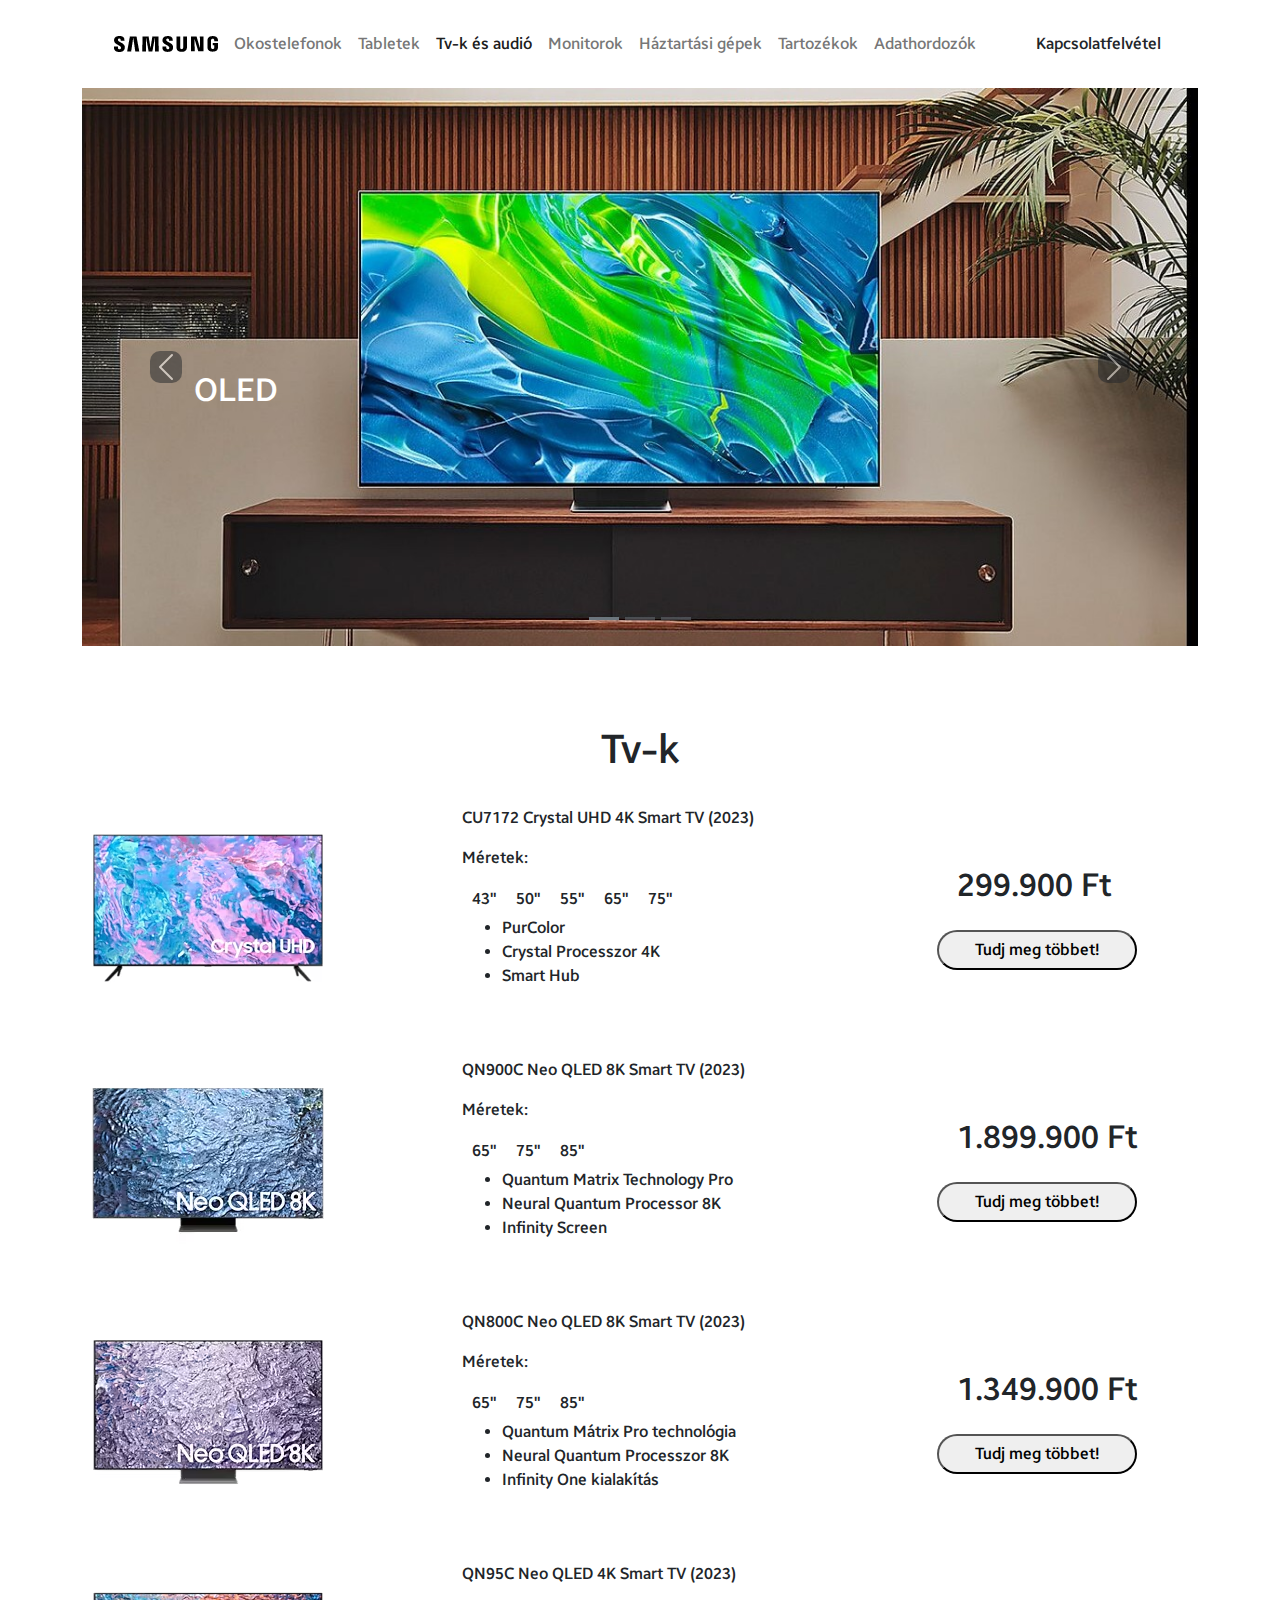
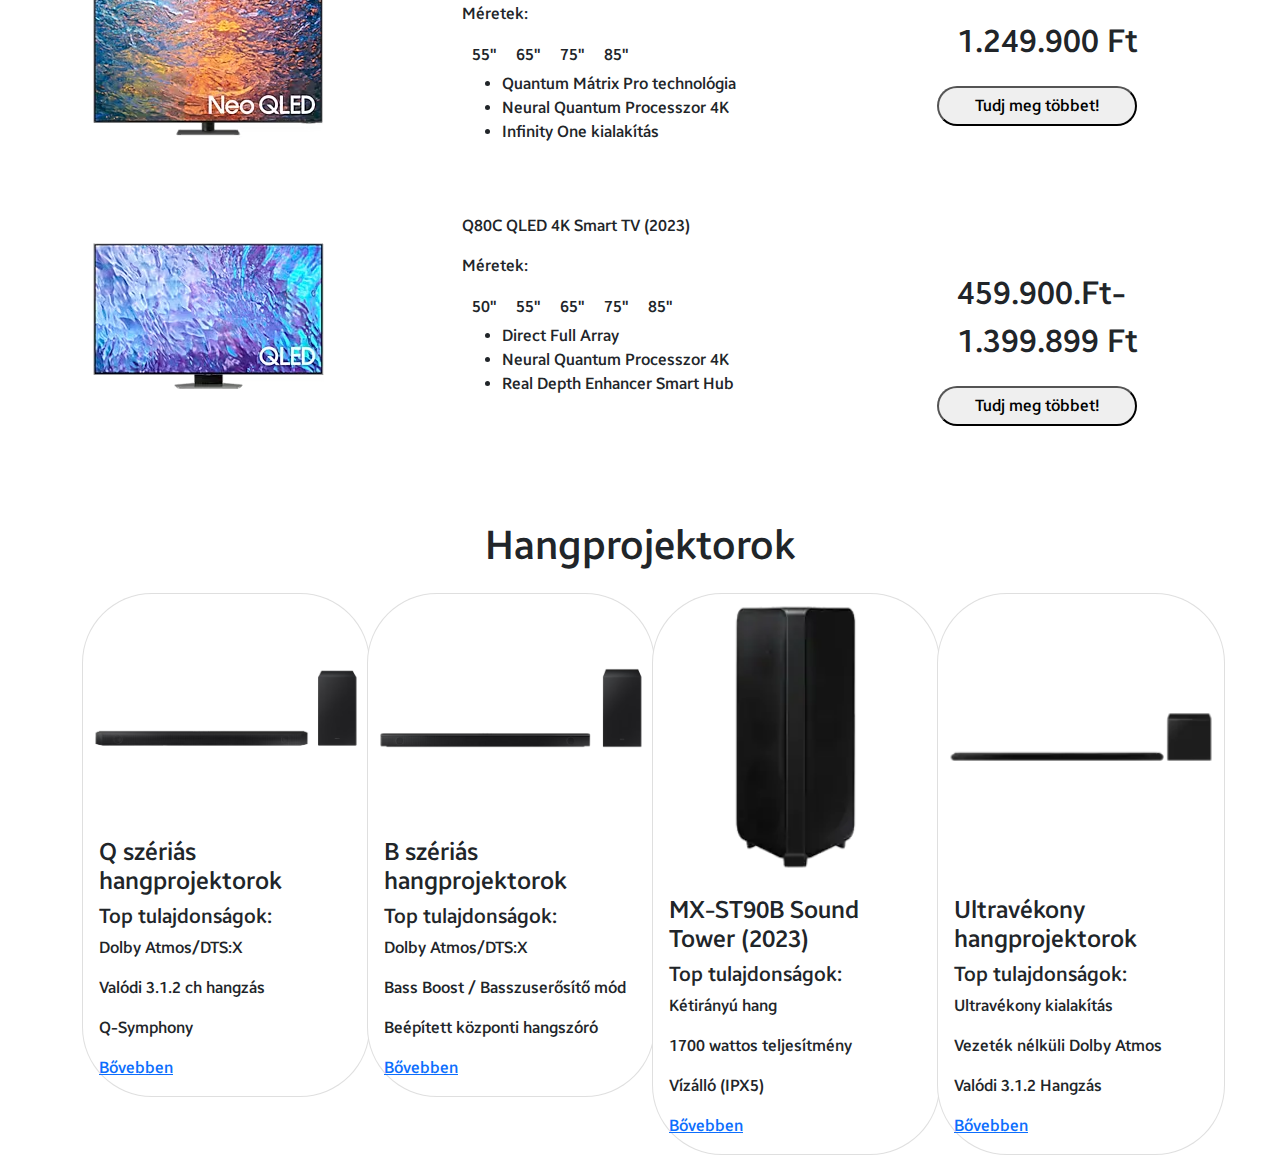
<file: tv.html>
<!DOCTYPE html>
<html lang="hu">
<head>
    <meta charset="UTF-8">
    <meta http-equiv="X-UA-Compatible" content="IE=edge">
    <meta name="viewport" content="width=device-width, initial-scale=1.0">
    <title>Tv-k és Audió | Samsung Magyarország</title>
    <title>Tv</title>

    <link rel="icon" href="files/Samsung_Favicon.png">
    <link rel="stylesheet" href="files/bootstrap.min.css">
    <link rel="stylesheet" href="style.css">
</head>
<body>
    <nav class="container navbar navbar-expand-lg navbar-light bg-white p-4">
        <div class="container-fluid">
            <a href="index.html"><img src="files/oldal_logo.png" class="float-start pb-1"
                style="padding-top: 4px"></a>
            <button class="navbar-toggler" type="button" data-bs-toggle="collapse" data-bs-target="#navbarSupportedContent" aria-controls="navbarSupportedContent" aria-expanded="false" aria-label="Toggle navigation">
                <span class="navbar-toggler-icon"></span>
            </button>
            <div class="collapse navbar-collapse" id="navbarSupportedContent">
                <ul class="navbar-nav me-auto mb-2 mb-lg-0">
                <li class="nav-item">
                    <a class="nav-link" href="mobil.html">Okostelefonok</a>
                </li>
                <li class="nav-item">
                    <a class="nav-link" href="tabletek.html">Tabletek</a>
                </li>
                <li class="nav-item">
                    <a class="nav-link active" href="tv.html">Tv-k és audió</a>
                </li>
                <li class="nav-item">
                    <a class="nav-link" href="monitorok.html">Monitorok</a>
                </li>
                <li class="nav-item">
                    <a class="nav-link" href="haztartas.html">Háztartási gépek</a>
                </li>
                <li class="nav-item">
                    <a class="nav-link" href="tartozekok.html">Tartozékok</a>
                </li>
                <li class="nav-item">
                    <a class="nav-link" href="adathordozok.html">Adathordozók</a>
                </li>
                </ul>
                <!-- Button trigger modal -->
                <button type="button" class="btn" data-bs-toggle="modal" data-bs-target="#exampleModal">
                    Kapcsolatfelvétel
                </button>
                
                <!-- Modal -->
                <div class="modal fade" id="exampleModal" tabindex="-1" aria-labelledby="exampleModalLabel" aria-hidden="true">
                    <div class="modal-dialog modal-dialog-scrollable">
                    <div class="modal-content">
                        <div class="modal-header">
                        <h5 class="modal-title" id="exampleModalLabel">Ügyfélszolgálat</h5>
                        <button type="button" class="btn-close" data-bs-dismiss="modal" aria-label="Close"></button>
                        </div>
                        <div class="modal-body">
                        <div class="form">
                            <form action="post">
                                <div class="field-holder">
                                    <input class="ms-3 me-4 mb-3" type="text" id="fname" required>
                                    <label for="fname">Vezetéknév</label>
                                </div>
                                <div class="field-holder">
                                    <input class="ms-3 me-3 mb-3" type="text" id="kname" required>
                                    <label for="kname">Keresztnév</label>
                                </div>
                                <div class="field-holder">
                                    <input class="ms-3 me-4 mb-3" type="e-mail" id="e-mail">
                                    <label for="e-mail">E-mail</label>
                                </div>
                                <div class="field-holder">
                                    <input class="ms-3 me-3 mb-3" type="phone" id="phone" required>
                                    <label for="phone">Telefon</label>
                                </div>
                                <p>Termékérdeklődés:</p>
                                <div class="row ps-1 text-center">
                                    <div class="col-6">
                                        <input type="radio" id="mobil" name="fav_language" value="mobil">
                                        <label for="mobil">Mobil</label>
                                        <br>
                                        <input type="radio" id="kijelzo" name="fav_language" value="kijelzo">
                                        <label for="kijelzo">Kijelzők</label>
                                        <br>
                                        <input type="radio" id="klima" name="fav_language" value="klima">
                                        <label for="klima">Klíma</label>
                                    </div>
                                    <div class="col-6 pb-3">
                                        <input type="radio" id="szamitastechnika" name="fav_language" value="szamitastechnika">
                                        <label for="szamitastechnika">Számítástechnika</label>
                                        <br>
                                        <input type="radio" id="haztartasigep" name="fav_language" value="haztartasigep">
                                        <label for="haztartasigep">Háztartási gépek</label>
                                        <br>
                                        <input type="radio" id="memoria" name="fav_language" value="memoria">
                                        <label for="memoria">Memória</label>
                                    </div>
                                </div>
                                <div class="field-holder">
                                    <input class="ms-3 me-4 mb-3" type="e-mail" id="ir" required>
                                    <label for="ir">Irányítószám</label>
                                </div>
                                <div class="field-holder">
                                    <input class="ms-3 me-3 mb-3" type="phone" id="va" required>
                                    <label for="va">Város</label>
                                </div>
                                <div class="ps-4">
                                    <textarea cols="46" rows="5" placeholder="Üzenet"></textarea>
                                </div>
                            </form>
                        <div class="modal-footer">
                        <button type="button" class="btn btn-primary" id="s"  onclick="myFunction()">Jóváhagyás</button>
                        </div>
                    </div>
                    </div>
                </div>
            </div>
        </div>
    </nav>
        <div class="container">
            <div id="carouselExampleIndicators" class="carousel slide" data-bs-ride="true">
                <div class="carousel-indicators">
                    <button type="button" data-bs-target="#carouselExampleIndicators" data-bs-slide-to="0" class="active bg-secondary first" aria-current="true" aria-label="Slide 1"></button>
                    <button type="button" data-bs-target="#carouselExampleIndicators" data-bs-slide-to="1" class="bg-secondary second" aria-label="Slide 2"></button>
                    <button type="button" data-bs-target="#carouselExampleIndicators" data-bs-slide-to="2" class="bg-secondary third" aria-label="Slide 3"></button>
                </div>
                <div class="carousel-inner">
                    <div class="carousel-item active">
                        <img src="files/photos/tv1.jpg" class="d-block w-100">
                        <div class="karuzel-kepson1 text-white">
                            <p>OLED</p>
                        </div>
                    </div>
                    <div class="carousel-item">
                        <img src="files/photos/tv2.jpg" class="d-block w-100">
                        <div class="karuzel-kepson2 text-white">
                            <p>Neo QLED 8K</p>
                        </div>
                    </div>
                    <div class="carousel-item">
                        <img src="files/photos/hangp1.jpg" class="d-block w-100">
                        <div class="karuzel-kepson3">
                            <p>Q szériás hangprojektorok</p>
                            <a href="#hang" class="text-white bövebben">Bővebben</a>
                            <br>
                            <br>
                            <br>
                        </div>
                    </div>
                </div>
                <div>
                    <button class="carousel-control-prev" type="button" data-bs-target="#carouselExampleIndicators" data-bs-slide="prev">
                        <span class="carousel-control-prev-icon bg-dark" aria-hidden="true"></span>
                        <span class="visually-hidden">Previous</span>
                    </button>
                    <button class="carousel-control-next" type="button" data-bs-target="#carouselExampleIndicators" data-bs-slide="next">
                        <span class="carousel-control-next-icon bg-dark" aria-hidden="true"></span>
                        <span class="visually-hidden">Next</span>
                    </button>
                </div>
            </div>
        </div>
    </div>
    <div class="container">
        <div class="row">
            <h1 class="text-center">Tv-k</h1>
            
            <div class="col-4"><img src="files/photos/tvk1.avif" alt=""></div>
            <div class="col-4">
                <br>
                <p>CU7172 Crystal UHD 4K Smart TV (2023) </p>
                <p>Méretek:</p>
                <table>
                    <tr>
                        <td>43"</td>
                        <td>50"</td>
                        <td>55"</td>
                        <td>65"</td>
                        <td>75"</td>
                    </tr>
                </table>
                <ul class="pt-1 ms-2">
                    <li>PurColor</li>
                    <li>Crystal Processzor 4K</li>
                    <li>Smart Hub</li>
                </ul>
            </div>
            <div class="col-1"></div>
            <div class="col-3">
                <div class="ár">299.900 Ft</div>
            <a href="https://www.samsung.com/hu/tvs/uhd-4k-tv/cu7000-65-inch-ue65cu7172uxxh/" target="_blank"><button type="button" class="több">Tudj meg többet!</button></a>
        </div>
        </div>
    </div>
    <div class="container">
        <div class="row">
            
            <div class="col-4"><img src="files/photos/tvk2.avif" alt=""></div>
            <div class="col-4">
                <br>
                <p>QN900C Neo QLED 8K Smart TV (2023)</p>
                <p>Méretek:</p>
                <table>
                    <tr>
                        <td>65"</td>
                        <td>75"</td>
                        <td>85"</td>
                    </tr>
                </table>
                <ul class="pt-1 ms-2">
                    <li>Quantum Matrix Technology Pro</li>
                    <li>Neural Quantum Processor 8K</li>
                    <li>Infinity Screen</li>
                </ul>
            </div>
            <div class="col-1"></div>
            <div class="col-3">
                <div class="ár">1.899.900 Ft</div>
            <a href="https://www.samsung.com/hu/tvs/qled-tv/qn900c-65-inch-neo-qled-8k-smart-tv-qe65qn900ctxxh/" target="_blank"><button type="button" class="több">Tudj meg többet!</button></a>
        </div>
        </div>
    </div>
    <div class="container">
        <div class="row">
            
            <div class="col-4"><img src="files/photos/tvk3.avif" alt=""></div>
            <div class="col-4">
                <br>
                <p>QN800C Neo QLED 8K Smart TV (2023)</p>
                <p>Méretek:</p>
                <table>
                    <tr>
                        <td>65"</td>
                        <td>75"</td>
                        <td>85"</td>
                    </tr>
                </table>
                <ul class="pt-1 ms-2">
                    <li>Quantum Mátrix Pro technológia</li>
                    <li>Neural Quantum Processzor 8K</li>
                    <li>Infinity One kialakítás</li>
                </ul>
            </div>
            <div class="col-1"></div>
            <div class="col-3">
                <div class="ár">1.349.900 Ft</div>
            <a href="https://www.samsung.com/hu/tvs/qled-tv/qn800c-65-inch-neo-qled-8k-smart-tv-qe65qn800ctxxh/" target="_blank"><button type="button" class="több">Tudj meg többet!</button></a>
        </div>
        </div>
    </div>
    <div class="container">
        <div class="row">
            
            <div class="col-4"><img src="files/photos/tvk4.avif" alt=""></div>
            <div class="col-4">
                <br>
                <p>QN95C Neo QLED 4K Smart TV (2023)</p>
                <p>Méretek:</p>
                <table>
                    <tr>
                        <td>55"</td>
                        <td>65"</td>
                        <td>75"</td>
                        <td>85"</td>
                    </tr>
                </table>
                <ul class="pt-1 ms-2">
                    <li>Quantum Mátrix Pro technológia</li>
                    <li>Neural Quantum Processzor 4K</li>
                    <li>Infinity One kialakítás</li>
                </ul>
            </div>
            <div class="col-1"></div>
            <div class="col-3">
                <div class="ár">1.249.900 Ft</div>
            <a href="https://www.samsung.com/hu/tvs/qled-tv/qn95c-65-inch-neo-qled-4k-smart-tv-qe65qn95catxxh/" target="_blank"><button type="button" class="több">Tudj meg többet!</button></a>
        </div>
        </div>
    </div>

    <div class="container">
        <div class="row">
            
            <div class="col-4"><img src="files/photos/tvk5.avif" alt=""></div>
            <div class="col-4">
                <br>
                <p>Q80C QLED 4K Smart TV (2023)</p>
                <p>Méretek:</p>
                <table>
                    <tr>
                        <td>50"</td>
                        <td>55"</td>
                        <td>65"</td>
                        <td>75"</td>
                        <td>85"</td>
                    </tr>
                </table>
                <ul class="pt-1 ms-2">
                    <li>Direct Full Array</li>
                    <li>Neural Quantum Processzor 4K</li>
                    <li>Real Depth Enhancer Smart Hub</li>
                </ul>
            </div>
            <div class="col-1"></div>
            <div class="col-3">
                <div class="ár">459.900.Ft-1.399.899 Ft</div>
            <a href="https://www.samsung.com/hu/tvs/qled-tv/qn95c-65-inch-neo-qled-4k-smart-tv-qe65qn95catxxh/" target="_blank"><button type="button" class="több">Tudj meg többet!</button></a>
        </div>
        </div>
    </div>
    <div class="container">
        <div class="row" id="hang">
            <h1 class="text-center">Hangprojektorok</h1>

            <div class="col-3">
                <div class="card" style="width: 18rem;">
                    <img class="card-img-top" src="files/photos/projektorq" alt="Q szériás projektor">
                    <div class="card-body">
                      <h4 class="card-text">Q szériás hangprojektorok</h4>
                      <h5 class="card-text">Top tulajdonságok:</h5>
                      <p class="card-text">Dolby Atmos/DTS:X</p>
                      <p class="card-text">Valódi 3.1.2 ch hangzás</p>
                      <p class="card-text">Q-Symphony</p>
                      
                      <a href="https://www.samsung.com/hu/audio-devices/soundbar/q600b-black-hw-q600b-en/?istCompanyId=3d787db5-0ea0-401e-b026-127ba14a13b8&istFeedId=651233d1-2850-461c-a973-7e7ab2af47be&istItemId=pqwxaqllt&istBid=t&cid=hu_pd_ppc_google_soundbar-soundprojector_hot_ecommerce_pla_shopping-feed-based_bau&gclid=CjwKCAjw6vyiBhB_EiwAQJRopjpM6sGKrrOcy26Ek_IFFwaA_RtcqN4jen4ogmu2TS6zZ344QFhTWxoCXBEQAvD_BwE" class="card-link">Bővebben</a>
                    </div>
                  </div>
            </div>
            <div class="col-3">
                <div class="card" style="width: 18rem;">
                    <img class="card-img-top" src="files/photos/projektorb.avif" alt="B szériás projektor">
                    <div class="card-body">
                      <h4 class="card-text">B szériás hangprojektorok</h4>
                      <h5 class="card-text">Top tulajdonságok:</h5>
                      <p class="card-text">Dolby Atmos/DTS:X</p>
                      <p class="card-text">Bass Boost / Basszuserősítő mód</p>
                      <p class="card-text">Beépített központi hangszóró</p>
                      <a href="https://www.samsung.com/hu/audio-devices/soundbar/b650-black-hw-b650-en/" class="card-link">Bővebben</a>
                    </div>
                  </div>
            </div>
            <div class="col-3">
                <div class="card" style="width: 18rem;">
                    <img class="card-img-top" src="files/photos/soundtower.webp" alt="Soundtower">
                    <div class="card-body">
                      <h4 class="card-text">MX-ST90B Sound Tower (2023)</h4>
                      <h5 class="card-text">Top tulajdonságok:</h5>
                      <p class="card-text">Kétirányú hang</p>
                      <p class="card-text">1700 wattos teljesítmény</p>
                      <p class="card-text">Vízálló (IPX5)</p>
                      <a href="https://www.samsung.com/hu/audio-devices/sound-tower/mx-st90b-black-mx-st90b-zf/" class="card-link">Bővebben</a>
                    </div>
                  </div>
            </div>
            <div class="col-3">
                <div class="card" style="width: 18rem;">
                    <img class="card-img-top" src="files/photos/projektorslim.webp" alt="SLimProjektor">
                    <div class="card-body">
                      <h4 class="card-text">Ultravékony hangprojektorok</h4>
                      <h5 class="card-text">Top tulajdonságok:</h5>
                      <p class="card-text">Ultravékony kialakítás</p>
                      <p class="card-text">Vezeték nélküli Dolby Atmos</p>
                      <p class="card-text">Valódi 3.1.2 Hangzás</p>
                      <a href="https://www.samsung.com/hu/audio-devices/soundbar/s800b-black-hw-s800b-en/" class="card-link">Bővebben</a>
                    </div>
                  </div>
            </div>
        </div>
    </div>
    
<script src="script.js"></script>
<script src="files/bootstrap.bundle.min.js"></script>
</body>
</html>
</file>
<file: style.css>
@font-face {
    font-family: Samsung;
    src: url(fonts/SamsungSans-Medium.ttf);
}

*{
    font-family: Samsung;
    
}

.c0 .carousel-caption {
    color: black;
    padding-bottom: 300px;
    padding-right: 600px;
}

.c0 .carousel-caption h5 {
    font-weight: bold;
    font-size: 30px;
}

.c0 .carousel-caption p {
    font-size: 15px;
}

.carousel-control-prev-icon.bg-dark{
    border-radius: 10px;
}

.carousel-control-next-icon.bg-dark{
    border-radius: 10px;

}

.bovebben a{
    text-decoration: none;
    padding: 8px 20px;
    border-radius: 20px;
    text-decoration: none;
    background-color: #000 !important;
    border-color: black;
    transition: 0.4s;
    font-size: 15px;
}

.bovebben a:hover {
    background-color:#000000c0 !important;
}

@media (max-width: 767px) {
    .carousel-control-prev-icon.bg-dark{
        height: 20px;
        width: 20px;
        border-radius: 8px;
        margin-left: 15px !important;
    }
    .carousel-control-next-icon.bg-dark{
        height: 20px;
        width: 20px;
        border-radius: 8px;
    }
    .carousel-indicators{
        position:absolute;
        right:0;
        bottom:0;
        left:0;
        z-index:2;
        display:flex;
        justify-content:center;
        padding:0;
        margin-right:15%;
        margin-bottom:0rem;
        margin-left:15%;
        list-style:none
    }
    .c1 img{
        height: 40rem !important;
        margin-left: -20rem !important;
        margin-right: -10px !important;
        width: 60rem !important;
    }
    .c1 .carousel-caption{
        padding-bottom: 450px !important;
        padding-right: 220px !important;
    }
    .c1 h5{
        font-size: 25px !important;
    }
    .c2 img{
        height: 40rem;
        margin-left: -35rem;
        width: 70rem !important;
    }
    .c2 .carousel-caption{
        padding-bottom: 500px !important;
        padding-right: 0px !important;
    }
    .c3 img{
        height: 40rem;
        margin-left: -28rem;
        width: 60rem !important;
    }
    .c3 .carousel-caption{
        padding-bottom: 410px !important;
        padding-right: 0px !important;
    }
    .c4 img{
        height: 40rem;
        margin-left: -19.5rem;
        width: 70rem !important;
    }
    .c4 .carousel-caption{
        padding-bottom: 480px !important;
        padding-right: 0px !important;
    }
    .c4 h5{
        font-size: 25px !important;
    }
    .c0 .carousel-caption{
        padding-bottom: 400px;
        padding-right: 200px;
    }
    .c0 .carousel {
        margin-left: -30px;
        margin-right: -10px !important;
        height: 40rem; 
    }
    .c0 .carousel h5{
        font-size: 20px;
    }
    .card h5{
        font-size: 15px;
    }
    .card .cr1{
        margin: auto;
        font-size: 15px;
    }
    .cr{
        margin-left:6px;
    }
    .card a{
        font-size:10px;
    }
    .btn{
        padding: 5px;
    }
    .tab-content img{
        width: 330px !important;
        height: 200px !important;
    }
    .float-end img{
        width: 500px !important;
        padding: auto;
    }
    .gl4 h1{
        font-size: 15px !important;
        margin-left: -170px !important;
        padding-bottom: -50px !important;
        margin-top: -100px !important;
        margin-right: -200px !important;
    }
    .gl4 p{
        font-size: 10px !important;
        margin-left: -170px !important;
        margin-right: -90px !important;
        margin-bottom: -50px !important;
    }
    .gl3 h1 {
        margin-top: -50px !important;
        font-size: 30px !important;
    }
    .gl3 p{
        font-size: 12px !important;
        margin-bottom: 30px !important;
    }
    .gl4 a{
        font-size: 10px !important;
        margin-left: -170px !important;
        margin-bottom: -110px !important;
    }
    .gl5 a{
        font-size: 10px !important;
        margin-right: -170px !important;
    }
    .gl5 h1{
        font-size: 15px !important;
        margin-right: -170px !important;
        padding-bottom: -100px !important;
    }
    .gl5 p{
        font-size: 10px !important;
        margin-right: -170px !important;
        margin-left: -90px !important;
        padding-bottom: -100px !important;
    }
    .hg1 p{
        font-size: 13px
    }
    .hg1 img{
        margin-left: -80px;
    }
    .hg1 li{
        font-size: 12px;
    }
    .hg1 .hgt2{
        margin-bottom: 20px;
    }
    .hg1 .ár{
        margin-top: -60px !important;
    }
    .hg1 .hgt3 img{
        width: 200px !important;
        margin-left: 0px;
    }
}

@media (max-width: 800px) {
    .gl4 h1{
        font-size: 20px;
        margin-left: -170px;
        padding-bottom: -50px;
        margin-top: -100px;
        margin-right: -200px;
    }
    .gl4 p{
        font-size: 12px;
        margin-left: -170px;
        margin-right: -90px;
        margin-bottom: -50px;
    }
    .gl3 h1 {
        margin-top: 1px;
        font-size: 5px;
    }
    .gl3 p{
        font-size: 5px;
        margin-bottom: 1px;
    }
    .gl4 a{
        font-size: 10px;
        margin-left: -170px;
        margin-bottom: -110px;
    }
    .gl5 a{
        font-size: 10px;
        margin-right: -170px;
        margin-bottom: -110px;
    }
    .gl5 h1{
        font-size: 20px;
        margin-right: -170px;
        margin-left: -70px;
        margin-top: 200px;
    }
    .gl5 p{
        font-size: 12px;
        margin-right: -170px;
        margin-left: -70px;
        margin-bottom: -50px;
    }
    .hg1 p{
        font-size: 13px
    }
    .hg1 li{
        font-size: 12px;
    }
    .hg1 .hgt2{
        margin-bottom: 20px;
    }
    .hg1 .ár{
        margin-top: -60px !important;
    }
}

.ca1{
    margin: 22px 0 !important;
}
.samsungmedium{
    font-family: Samsung;
}

.karuzel-kepson1{
    position:absolute;
    top: 50%;
    left: 10%;
    font-size: 2rem;
    font-weight: bold;  
}

.karuzel-kepson2{
    position:absolute;
    top: 30%;
    left: 10%;
    font-size: 2rem;
    font-weight: bold;
    
       
}

.karuzel-kepson3{
    position:absolute;
    top: 20%;
    left: 6%;
    font-size: 1.25rem;
    font-weight: bold;
    
       
}

#mobile_h1 {
    text-align: center !important;
    color: black;
    cursor: default;
    font-weight: bold;
    margin-top: 50px;
    margin-bottom: 25px;
    font-size: 50px;
}

#mobile_p {
    background-color: beige;
    color: black;
    text-align: justify;
}

.mobile_img {
    padding: 50px;
}

.vigyel {
    text-align: center;
    margin-top: 75px;
    margin-bottom: 25px;
}

.vigyel_szvg {
    margin-right: 50px;
    text-align: justify;
}

.button_mobile {
    border: none;
    color: white;
    padding: 16px 32px;
    text-align: center;
    text-decoration: none;
    display: inline-block;
    font-size: 16px;
    margin: 4px 2px;
    transition-duration: 0.4s;
    cursor: pointer;
  }
  
  .button_mobile {
    background-color: white; 
    color: black; 
    border: 2px solid black;
    border-radius: 15px;
  }
  
  .button_mobile:hover {
    background-color: black;
    color: white;
  }

  #samsungs23_fo {
    width: 100%;
    height: 45rem;
    object-fit: cover;
    -webkit-filter: brightness(70%);
    margin-bottom: 50px;
  }
  
  #csik {
    background-color: white;
    height: 50px;
  }

  .valos_img {
    display: block;
    margin-left: auto;
    margin-right: auto;
  }

  .youtube_vid {
    margin-left: 450px;
}

.card {
    border-radius: 70px;
    margin-top: 15px;
    margin-bottom: 15px;
    padding: 0px;
}

.card img{
    border-top-left-radius: 50px;
    border-top-right-radius: 50px;
}

.card a:hover{
    background-color: #000000c0;
}

nav button{
    padding: auto;
}

.t1 img{
    width: 40rem;
    height: 20rem;
    border-radius: 15px;
}

.tab-content a{
    text-decoration: none;
}

ul li{
    margin: auto;
}

h1{
    padding-top: 5rem;
}


.home .nav-item button{
    display: inline-block;
    position: relative;
    color: black;
}
  
.home .nav-item button::after {
    content: '';
    position: absolute;
    width: 100%;
    transform: scaleX(0);
    height: 2px;
    bottom: 0;
    left: 0;
    background-color: black;
    transform-origin: bottom right;
    transition: transform 0.25s ease-out;
}
  
.home .nav-item button:hover::after {
    transform: scaleX(1);
    transform-origin: bottom left;
}

.Mónika{
    margin-top: -100px;
}

.gl1 {
    background-color: black;
}

.f1 .container {
    position: relative;
    text-align: center;
    color: white;
}
  
.left {
    position: absolute;
    bottom: 80px;
    left: 200px;
    margin-right: 600px;
}

.right{
    position: absolute;
    bottom: 80px;
    right: 200px; 
    margin-left: 600px;
}

.gl2 a{
    display: inline-block;
    position: relative;
    color: white !important;
    text-decoration: none;
}
  
.gl2 a::after {
    content: '';
    position: absolute;
    width: 100%;
    transform: scaleX(0);
    height: 2px;
    bottom: 15px;
    left: 8px;
    background-color: white;
    transform-origin: center;
    transition: transform 0.25s ease-out;
}
  
.gl2 a:hover::after {
    transform: scaleX(1);
    transform-origin: center;
}

.gl3 h1 {
    margin-top: -50px;
    font-size: 60px;
}

.gl3 p{
    font-size: 20px;
    margin-bottom: 40px;
}

.f2{
    border-radius: 10px;
    margin-top: 60px;
    background-color: darkgrey;
    padding-bottom: 50px;
    padding-top: -10px;
}

#monitorok_fo {
    display: block;
    margin-left: auto;
    margin-right: auto;
    text-align: center;
}

#monitorok_h1 {
    text-align: center !important;
    color: black;
    cursor: default;
    font-weight: bold;
    margin-top: 50px;
    margin-bottom: 25px;
    font-size: 50px;
}

#monitorok_p {
    background-color: grey;
    color: black;
    text-align: justify;
    border: solid 15px grey;
    border-radius: 15px;
}

#monitorok_h1_belso {
    text-align: start !important;
    color: black;
    cursor: default;
    font-weight: bold;
}

.button_galaxyz {
    border: none;
    color: white;
    padding: 16px 32px;
    text-align: center;
    text-decoration: none;
    display: inline-block;
    font-size: 16px;
    margin: 4px 360px;
    transition-duration: 0.4s;
    cursor: pointer;
    top: 50%;
}

.button_galaxyz {
    background-color: white; 
    color: black; 
    border: 2px solid black;
    border-radius: 15px;
  }
  
  .button_galaxyz:hover {
    background-color: black;
    color: white;
  }

.galaxyz_szvg {
    text-align: center !important;
    text-align: justify;
}

.galaxyzvideo {
    width: 20% !important;
    margin: 15px;
}

.button_carousel {
    border: none;
    color: white;
    padding: 16px 32px;
    text-align: center;
    text-decoration: none;
    font-size: 16px;
    transition-duration: 0.4s;
    cursor: pointer;
}

.button_carousel {
    background-color: white; 
    color: black; 
    border: 2px solid black;
    border-radius: 15px;
  }

  .button_carousel:hover {
    background-color: black;
    color: white;
  }

.inches{
    padding-left: 10px;
    padding-right: 10px;
}

table tr td{
    padding-left: 10px;
    padding-right: 10px;
}

.ár{
    padding-top: 80px !important;
    padding-left: 20px;
    padding-bottom: 20px;
    font-size: 2rem;
    

}

.több{
    height: 40px;
    width: 200px;
    border-radius: 30px;
    text-align: center;
}

.foszvg {
    text-align: center;
}

 .c-item {
    height: 480px;
} 

.c-img {
    height: 100%;
    object-fit: cover;
    filter: brightness(0.6);
}

.okostelefonokkiskep {
    width: 300px !important;
    border-radius: 15px;
    display: block;
    margin-left: auto;
    margin-right: auto;
    margin-top: 100px;
    transition: 1s;
}

.okostelefonokkiskep:hover {
    transform: scale(1.05);
    cursor: pointer;
}

.adatok {
    text-decoration: underline;
    font-weight: bold !important;
    font-size: 20px !important;
}

.focim {
    text-align: center;
    font-size: 50px;
    margin-top: 50px;
    margin-bottom: 50px;
}

.ujcim {
    text-align: center;
}

.gyaricim {

}

.hatter {
    background-color: gray;
}

.haz .nav-item button{
    display: inline-block;
    position: relative;
    color: black;
}
  
.haz .nav-item button::after {
    content: '';
    position: absolute;
    width: 100%;
    transform: scaleX(0);
    height: 2px;
    bottom: 0;
    left: 0;
    background-color: black;
    transform-origin: bottom right;
    transition: transform 0.25s ease-out;
}
  
.haz .nav-item button:hover::after {
    transform: scaleX(1);
    transform-origin: bottom left;
}

.field-holder{
    position: relative;
    margin-bottom: 1.25rem;
}
.field-holder input{
    border: 0;
    border-bottom: 3px solid #dfdfdf;
    outline: none;
    transition: .3s ease-in-out;
}
.field-holder label{
    position: absolute;
    top: 0;
    left: 0;
    color: #424242;
    display: flex;
    align-items: center;
    cursor: text;
    transition: .3s ease-in-out;
}
.field-holder label, input{
    font-size: 1em;
    width: 90%;
    height: 55px;
}
.field-holder input:focus + label,
.field-holder input:valid + label{
    color: #424242;
    font-size: .75rem;
    top: -25px;
    pointer-events: none;
}
.field-holder input:focus
.field-holder input:valid{
    border-bottom: 3px solid #424242;
}

.kozepre {
    text-align: center;
}

.szeria {
    font-size: 70px;
}
</file>
